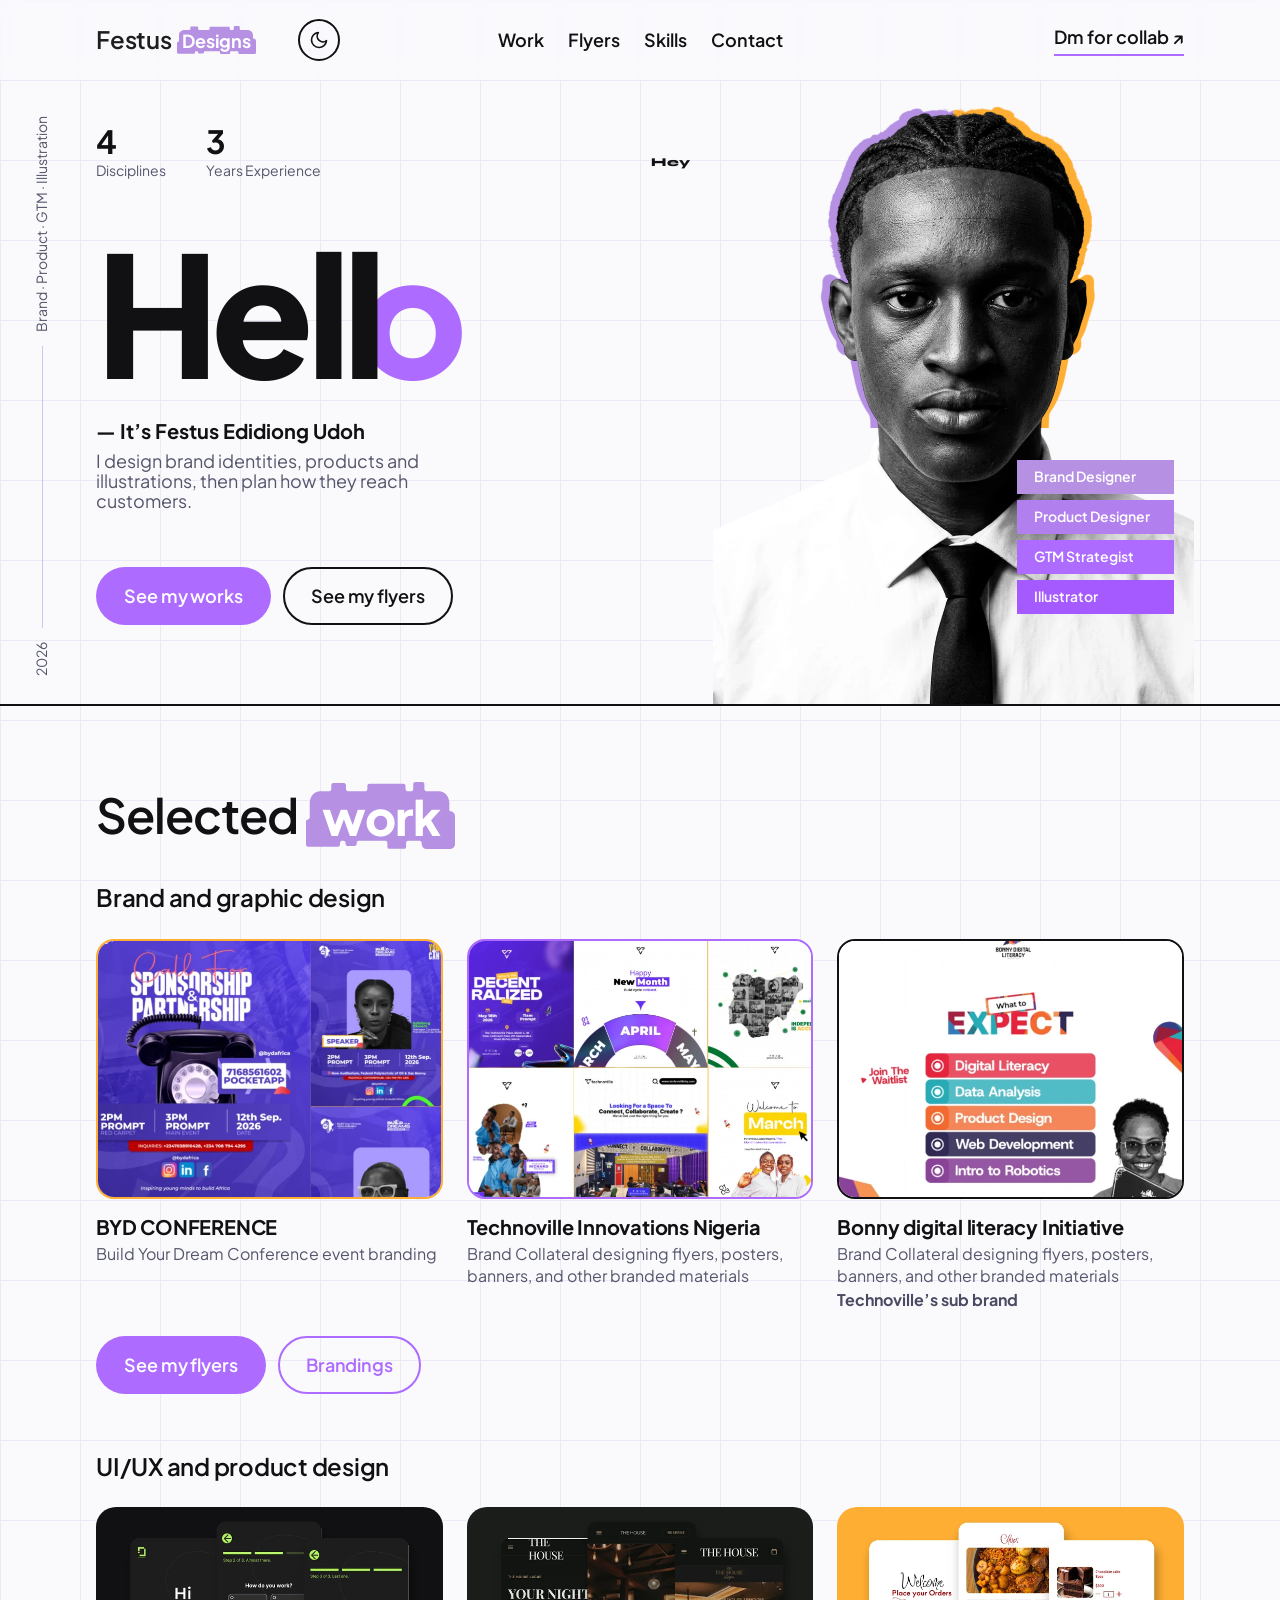
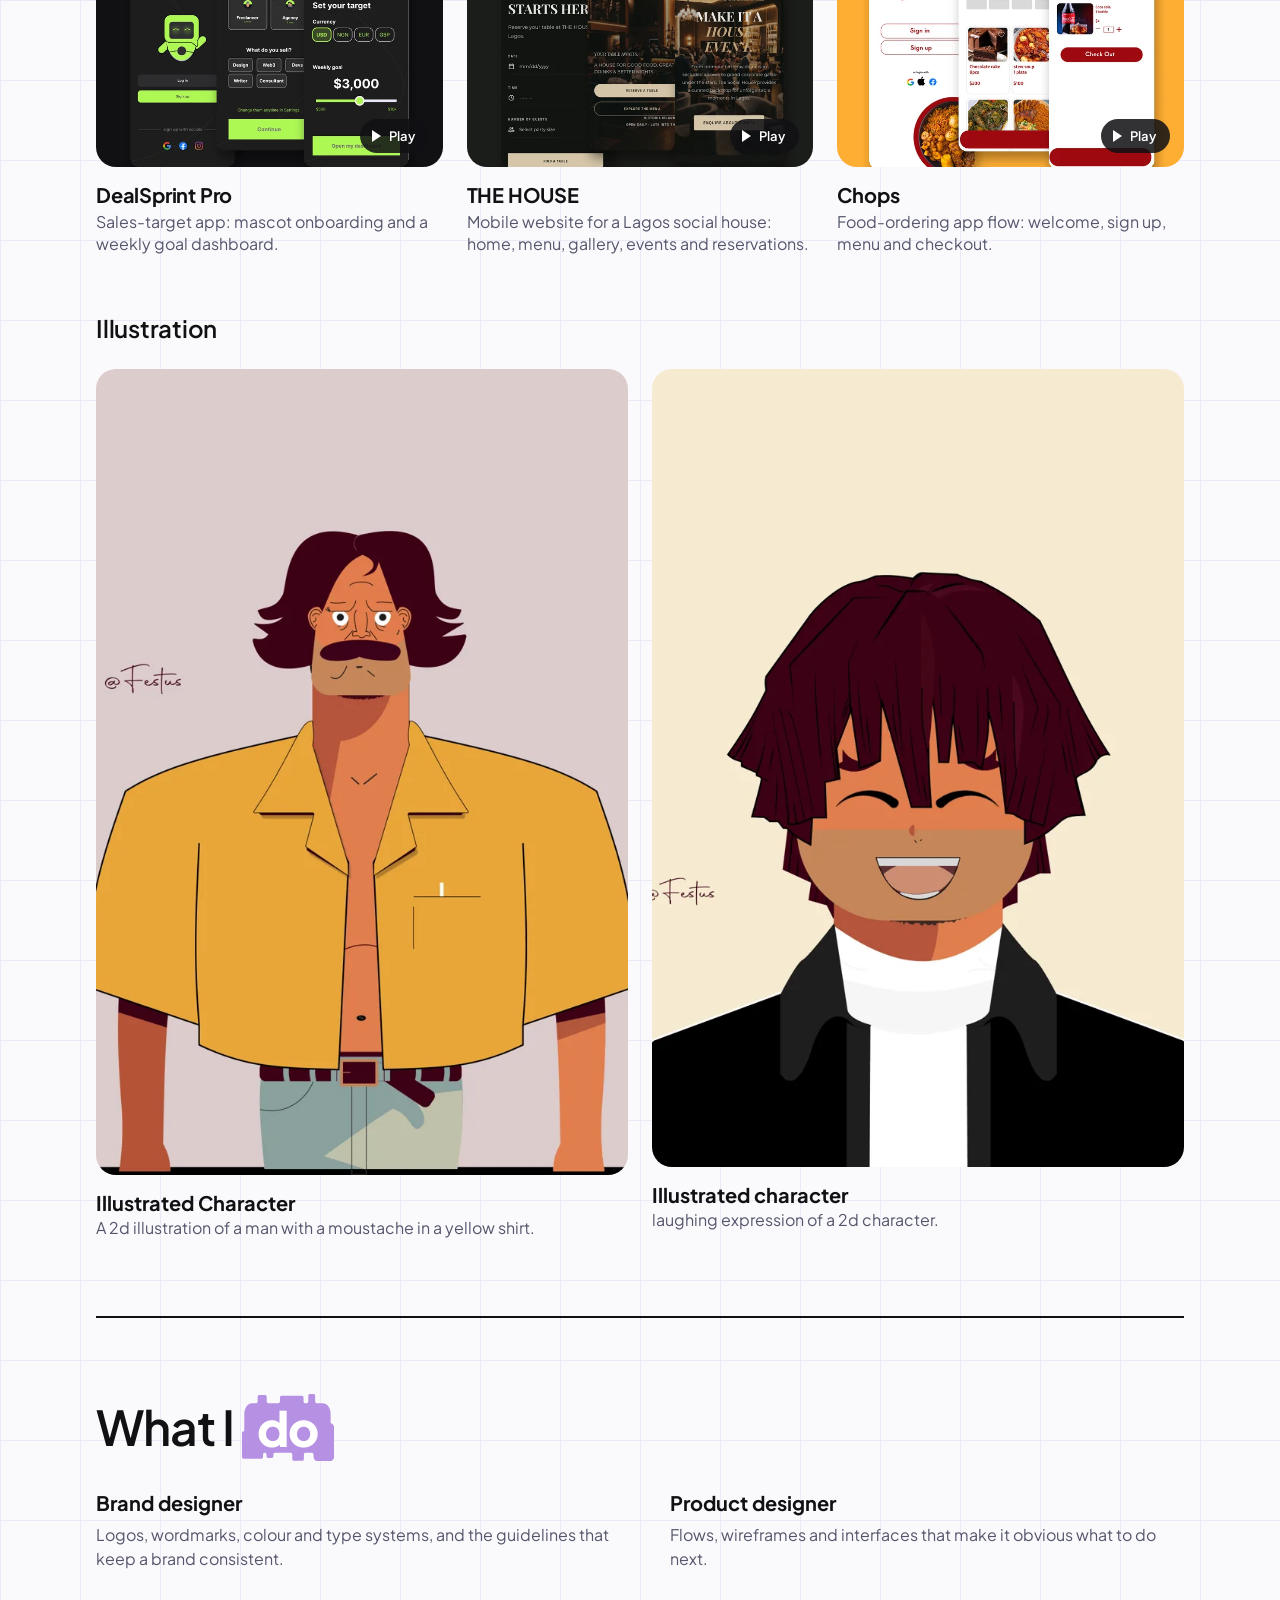
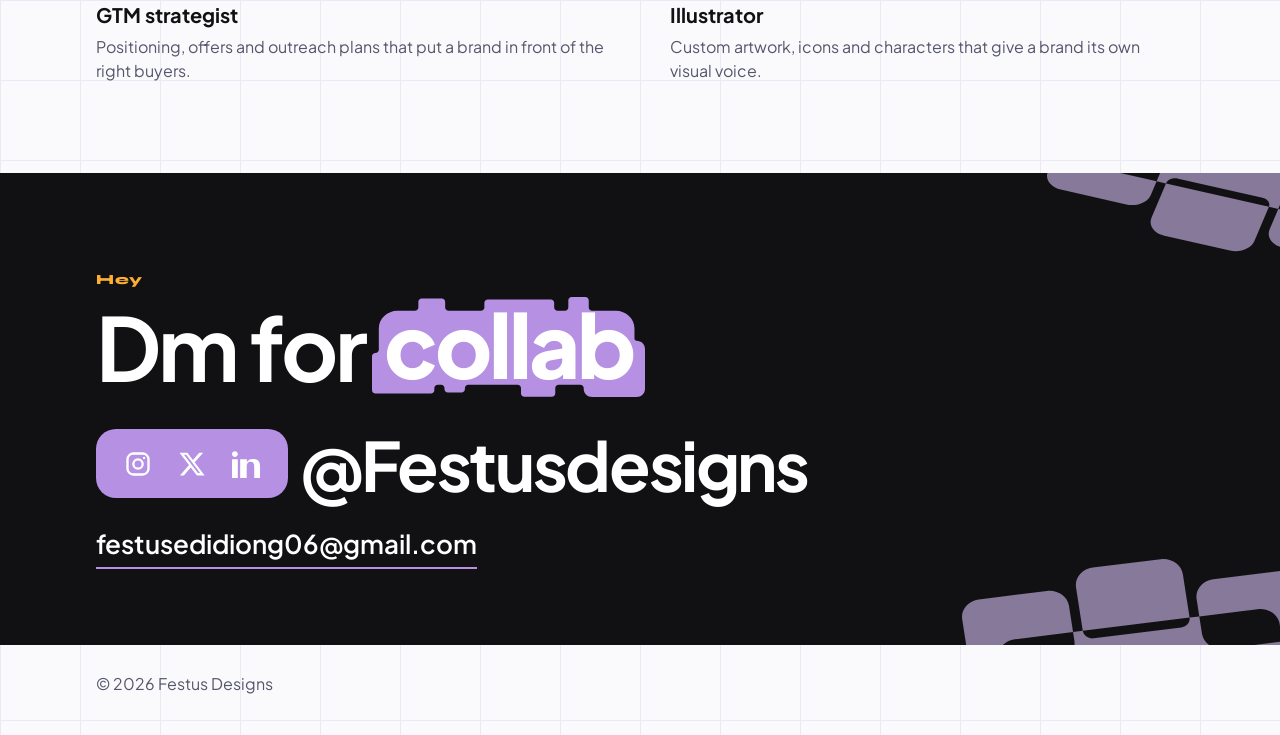
<file: index.html>
<!doctype html>
<html lang="en">
<head>
<meta charset="utf-8">
<meta name="viewport" content="width=device-width, initial-scale=1">
<title>Festus Designs | Brand designer, product designer, GTM strategist, illustrator</title>
<meta name="description" content="Portfolio of Festus Edidiong Udoh: brand identities, flyers, UI/UX and product design, and illustration.">
<meta property="og:title" content="Festus Designs | Brand designer, product designer, GTM strategist, illustrator">
<meta property="og:description" content="Portfolio of Festus Edidiong Udoh: brand identities, flyers, UI/UX and product design, and illustration.">
<meta property="og:type" content="website">
<meta property="og:image" content="assets/img/home/cover-byd.webp">
<meta name="theme-color" content="#fafafd">
<script>try{var t=localStorage.getItem("theme");if(t==="dark"||t==="light")document.documentElement.setAttribute("data-theme",t);}catch(e){}</script>
<link rel="icon" href="assets/img/favicon.svg" type="image/svg+xml">
<link rel="preconnect" href="https://fonts.googleapis.com">
<link rel="preconnect" href="https://fonts.gstatic.com" crossorigin>
<link href="https://fonts.googleapis.com/css2?family=Plus+Jakarta+Sans:wght@400;500;600;700;800&family=Syne:wght@800&display=swap" rel="stylesheet">
<link rel="stylesheet" href="assets/css/style.css">
</head>
<body class="intro">
<a class="sr-only" href="#work">Skip to work</a>
<header class="site-header"><div class="wrap"><a class="logo" href="index.html" aria-label="Festus Designs, home">Festus <span class="chip chip--logo">Designs</span></a>
<nav class="nav nav--hero" aria-label="Main"><a href="#work">Work</a><a href="flyers.html">Flyers</a><a href="#skills">Skills</a><a href="#contact">Contact</a></nav>
<button class="theme-btn" type="button" aria-label="Switch to dark mode"><svg class="moon" viewBox="0 0 24 24" fill="none" stroke="currentColor" stroke-width="2" stroke-linecap="round" stroke-linejoin="round" aria-hidden="true"><path d="M21 12.8A9 9 0 1 1 11.2 3a7 7 0 0 0 9.8 9.8z"/></svg><svg class="sun" viewBox="0 0 24 24" fill="none" stroke="currentColor" stroke-width="2" stroke-linecap="round" stroke-linejoin="round" aria-hidden="true"><circle cx="12" cy="12" r="4"/><path d="M12 2v2M12 20v2M4.9 4.9l1.4 1.4M17.7 17.7l1.4 1.4M2 12h2M20 12h2M4.9 19.1l1.4-1.4M17.7 6.3l1.4-1.4"/></svg></button>
<a class="cta-link" href="#contact">Dm for collab &#8599;</a><button class="menu-btn" aria-expanded="false" aria-label="Menu"><span></span><span></span><span></span></button></div></header>
<main>
<section class="hero" aria-labelledby="hello">
  <div class="wrap">
    <div class="hero__rail" aria-hidden="true"><span>Brand · Product · GTM · Illustration</span><i></i><span>2026</span></div>
    <div class="hero__copy">
      <div class="stats"><div class="stat"><strong>4</strong><span>Disciplines</span></div><div class="stat"><strong>3</strong><span>Years Experience</span></div></div>
      <h1 class="hello" id="hello" aria-label="Hello">Hell<span class="o" aria-hidden="true">o</span></h1>
      <p class="hero__name">&mdash; It&rsquo;s Festus Edidiong Udoh</p>
      <p class="hero__bio">I design brand identities, products and illustrations, then plan how they reach customers.</p>
      <div class="hero__actions"><a class="btn btn--primary" href="#work">See my works</a><a class="btn btn--ghost" href="flyers.html">See my flyers</a></div>
    </div>
    <span class="hey" aria-hidden="true">Hey</span>
    <div class="hero__portrait">
      <img class="outline outline--l" src="assets/img/home/portrait.webp" alt="" aria-hidden="true">
      <img class="outline outline--r" src="assets/img/home/portrait.webp" alt="" aria-hidden="true">
      <img class="main" src="assets/img/home/portrait.webp" width="928" height="1238" alt="Portrait of Festus Edidiong Udoh in a white shirt and black tie">
    </div>
    <ul class="tags"><li>Brand Designer</li><li>Product Designer</li><li>GTM Strategist</li><li>Illustrator</li></ul>
  </div>
</section>

<section class="section" id="work" aria-labelledby="work-title">
  <div class="wrap">
    <h2 class="section-title" id="work-title">Selected <span class="chip chip--work">work</span></h2>

    <h3 class="group-title">Brand and graphic design</h3>
    <div class="cards">
      <a class="card" href="byd.html" style="--c:#ffae34">
        <span class="card__media"><img src="assets/img/home/cover-byd.webp" width="674" height="500" alt="BYD Conference flyers: sponsorship call and speaker announcements" loading="lazy"></span>
        <span class="card__title">BYD CONFERENCE</span>
        <span class="card__desc">Build Your Dream Conference event branding</span>
      </a>
      <a class="card" href="technoville.html" style="--c:#ad6bff">
        <span class="card__media"><img src="assets/img/home/cover-technoville.webp" width="674" height="500" alt="Technoville Innovations Nigeria flyers and social posts" loading="lazy"></span>
        <span class="card__title">Technoville Innovations Nigeria</span>
        <span class="card__desc">Brand Collateral designing flyers, posters, banners, and other branded materials</span>
      </a>
      <a class="card" href="bdli.html" style="--c:#111114">
        <span class="card__media"><img src="assets/img/home/cover-bonny.webp" width="674" height="500" alt="Bonny Digital Literacy Initiative flyer: what to expect" loading="lazy"></span>
        <span class="card__title">Bonny digital literacy Initiative</span>
        <span class="card__desc">Brand Collateral designing flyers, posters, banners, and other branded materials<b>Technoville&rsquo;s sub brand</b></span>
      </a>
    </div>
    <div class="actions"><a class="btn btn--primary" href="flyers.html">See my flyers</a><a class="btn btn--outline" href="brandings.html">Brandings</a></div>

    <h3 class="group-title" style="margin-top:56px">UI/UX and product design</h3>
    <div class="cards" id="uiux-grid"><div class="card card--ui"><span class="card__media" style="background:#111114"><span class="shape shape--circle" style="--shape:#ffae34"></span></span><span class="card__title">Project name</span><span class="card__desc">Add a one-line description.</span></div><div class="card card--ui"><span class="card__media" style="background:#e8ddfa"><span class="shape shape--square" style="--shape:#ad6bff"></span></span><span class="card__title">Project name</span><span class="card__desc">Add a one-line description.</span></div><div class="card card--ui"><span class="card__media" style="background:#ffae34"><span class="shape shape--leaf" style="--shape:#111114"></span></span><span class="card__title">Project name</span><span class="card__desc">Add a one-line description.</span></div></div>

    <h3 class="group-title" style="margin-top:56px">Illustration</h3>
    <div class="illus">
      <figure><img src="assets/img/home/illus-1.webp" width="1064" height="806" alt="Illustration of a man with a moustache in a yellow shirt" loading="lazy"><figcaption><b>Illustrated Character</b><span>A 2d illustration of a man with a moustache in a yellow shirt.</span></figcaption></figure>
      <figure><img src="assets/img/home/illus-2.webp" width="1064" height="798" alt="Illustration of a laughing character in a black jacket" loading="lazy"><figcaption><b>Illustrated character</b><span>laughing expression of a 2d character.</span></figcaption></figure>
    </div>
  </div>
</section>

<section class="section" id="skills" aria-labelledby="skills-title">
  <div class="wrap">
    <hr class="rule" style="margin-top:0;margin-bottom:76px">
    <h2 class="section-title" id="skills-title">What I <span class="chip chip--do">do</span></h2>
    <div class="skills">
      <div><h3>Brand designer</h3><p>Logos, wordmarks, colour and type systems, and the guidelines that keep a brand consistent.</p></div>
      <div><h3>Product designer</h3><p>Flows, wireframes and interfaces that make it obvious what to do next.</p></div>
      <div><h3>GTM strategist</h3><p>Positioning, offers and outreach plans that put a brand in front of the right buyers.</p></div>
      <div><h3>Illustrator</h3><p>Custom artwork, icons and characters that give a brand its own visual voice.</p></div>
    </div>
  </div>
</section>
</main>

<section class="contact" id="contact" aria-labelledby="contact-title">
  <img class="deco deco--top" src="assets/img/home/deco-top.svg" alt="" aria-hidden="true">
  <img class="deco deco--bottom" src="assets/img/home/deco-bottom.svg" alt="" aria-hidden="true">
  <div class="wrap">
    <p class="eyebrow">Hey</p>
    <h2 id="contact-title">Dm for <span class="chip chip--collab">collab</span></h2>
    <div class="socials">
      <div class="socials__pill">
        <a href="https://instagram.com/Festusdesigns" aria-label="Instagram" target="_blank" rel="noopener"><svg viewBox="0 0 24 24" fill="none" stroke="currentColor" stroke-width="2" stroke-linecap="round" stroke-linejoin="round" aria-hidden="true"><rect x="3" y="3" width="18" height="18" rx="5"/><circle cx="12" cy="12" r="4"/><circle cx="17.2" cy="6.8" r="1" fill="currentColor" stroke="none"/></svg></a>
        <a href="https://x.com/Festusdesigns" aria-label="X" target="_blank" rel="noopener"><svg viewBox="0 0 24 24" fill="currentColor" aria-hidden="true"><path d="M18.244 2.25h3.308l-7.227 8.26 8.502 11.24H16.17l-5.214-6.817L4.99 21.75H1.68l7.73-8.835L1.254 2.25H8.08l4.713 6.231zm-1.161 17.52h1.833L7.084 4.126H5.117z"/></svg></a>
        <a href="https://www.linkedin.com/in/festus-designs-256b08385" aria-label="LinkedIn" target="_blank" rel="noopener"><svg viewBox="0 0 24 24" fill="currentColor" aria-hidden="true"><path d="M4.98 3.5c0 1.381-1.11 2.5-2.48 2.5S0 4.881 0 3.5 1.11 1 2.5 1s2.48 1.119 2.48 2.5zM.02 8h4.96v16H.02V8zm7.982 0h4.76v2.337h.068c.663-1.254 2.28-2.58 4.694-2.58C22.498 7.757 24 10.025 24 13.915V24h-4.96v-9c0-2.14-.04-4.89-3-4.89-3 0-3.46 2.34-3.46 4.75V24H7V8z"/></svg></a>
      </div>
      <span class="socials__handle">@Festusdesigns</span>
    </div>
    <a class="contact-email" href="mailto:festusedidiong06@gmail.com">festusedidiong06@gmail.com</a>
  </div>
</section>
<footer class="site-footer"><div class="wrap">&copy; 2026 Festus Designs</div></footer>
<script src="assets/js/projects.js"></script>
<script src="assets/js/main.js"></script>
</body>
</html>
</file>
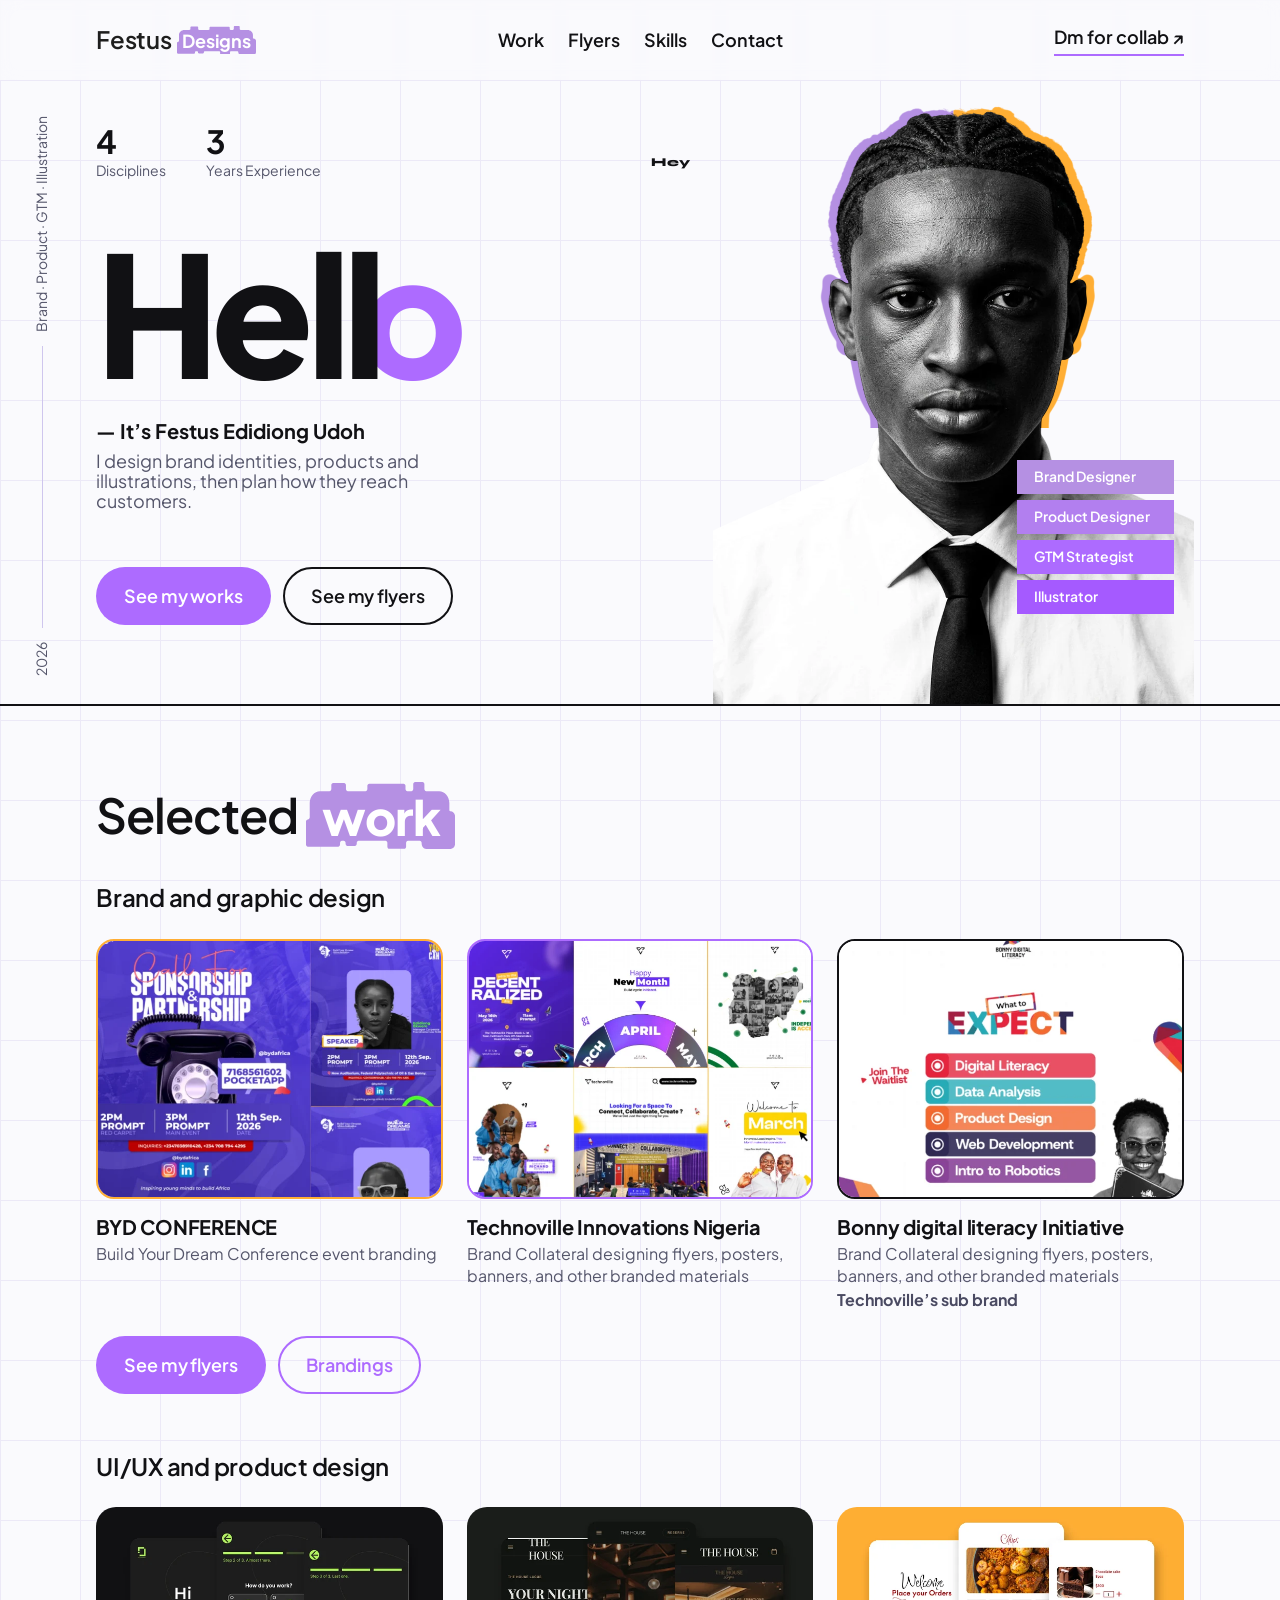
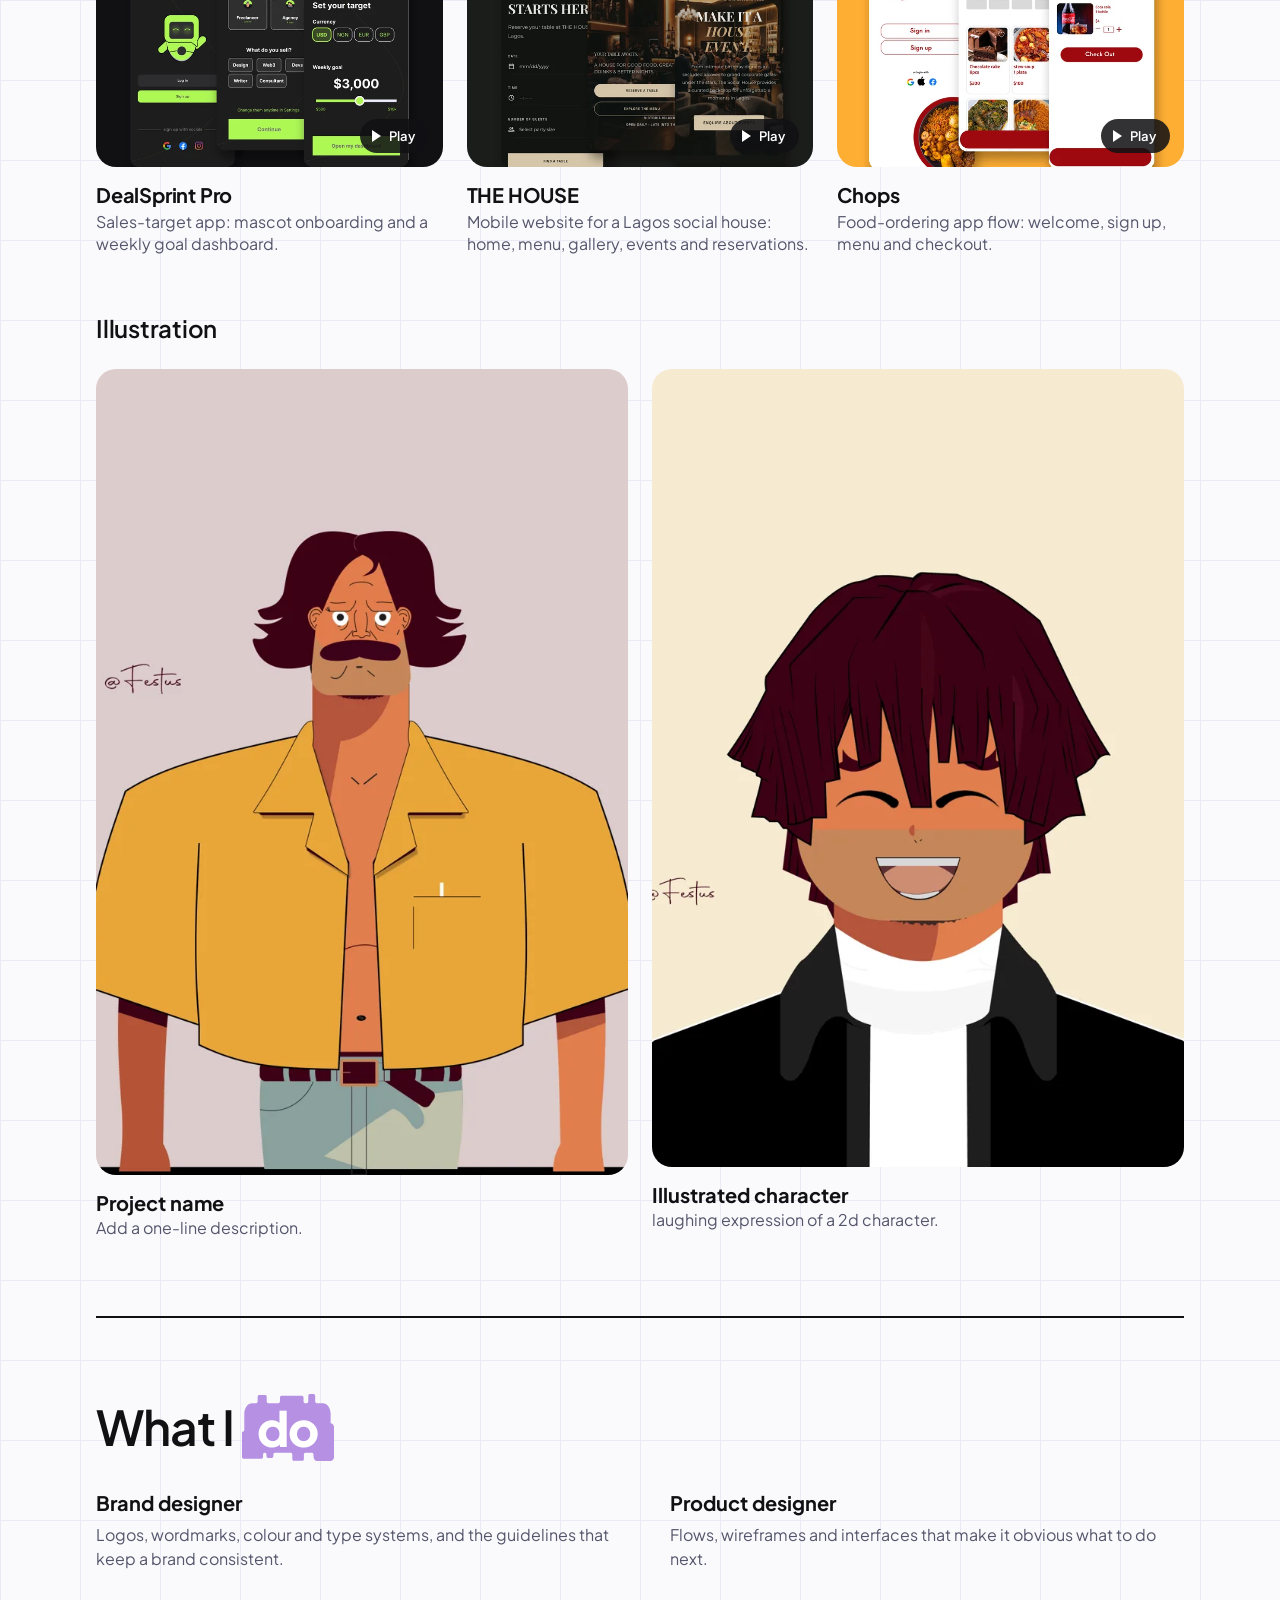
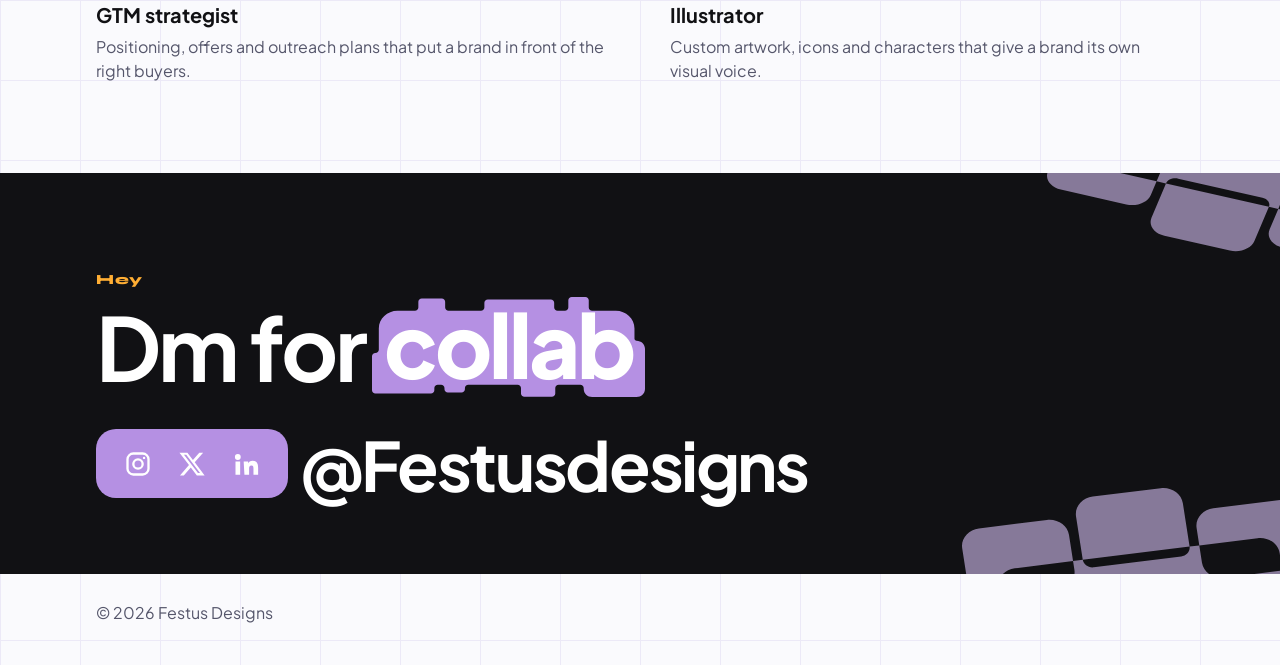
<file: festus-designs-portfolio/index.html>
<!doctype html>
<html lang="en">
<head>
<meta charset="utf-8">
<meta name="viewport" content="width=device-width, initial-scale=1">
<title>Festus Designs | Brand designer, product designer, GTM strategist, illustrator</title>
<meta name="description" content="Portfolio of Festus Edidiong Udoh: brand identities, flyers, UI/UX and product design, and illustration.">
<meta property="og:title" content="Festus Designs | Brand designer, product designer, GTM strategist, illustrator">
<meta property="og:description" content="Portfolio of Festus Edidiong Udoh: brand identities, flyers, UI/UX and product design, and illustration.">
<meta property="og:type" content="website">
<meta property="og:image" content="assets/img/home/cover-byd.webp">
<meta name="theme-color" content="#fafafd">
<link rel="icon" href="assets/img/favicon.svg" type="image/svg+xml">
<link rel="preconnect" href="https://fonts.googleapis.com">
<link rel="preconnect" href="https://fonts.gstatic.com" crossorigin>
<link href="https://fonts.googleapis.com/css2?family=Plus+Jakarta+Sans:wght@400;500;600;700;800&family=Syne:wght@800&display=swap" rel="stylesheet">
<link rel="stylesheet" href="assets/css/style.css">
</head>
<body class="intro">
<a class="sr-only" href="#work">Skip to work</a>
<header class="site-header"><div class="wrap"><a class="logo" href="index.html" aria-label="Festus Designs, home">Festus <span class="chip chip--logo">Designs</span></a>
<nav class="nav nav--hero" aria-label="Main"><a href="#work">Work</a><a href="flyers.html">Flyers</a><a href="#skills">Skills</a><a href="#contact">Contact</a></nav>
<a class="cta-link" href="#contact">Dm for collab &#8599;</a><button class="menu-btn" aria-expanded="false" aria-label="Menu"><span></span><span></span><span></span></button></div></header>
<main>
<section class="hero" aria-labelledby="hello">
  <div class="wrap">
    <div class="hero__rail" aria-hidden="true"><span>Brand · Product · GTM · Illustration</span><i></i><span>2026</span></div>
    <div class="hero__copy">
      <div class="stats"><div class="stat"><strong>4</strong><span>Disciplines</span></div><div class="stat"><strong>3</strong><span>Years Experience</span></div></div>
      <h1 class="hello" id="hello" aria-label="Hello">Hell<span class="o" aria-hidden="true">o</span></h1>
      <p class="hero__name">&mdash; It&rsquo;s Festus Edidiong Udoh</p>
      <p class="hero__bio">I design brand identities, products and illustrations, then plan how they reach customers.</p>
      <div class="hero__actions"><a class="btn btn--primary" href="#work">See my works</a><a class="btn btn--ghost" href="flyers.html">See my flyers</a></div>
    </div>
    <span class="hey" aria-hidden="true">Hey</span>
    <div class="hero__portrait">
      <img class="outline outline--l" src="assets/img/home/portrait.webp" alt="" aria-hidden="true">
      <img class="outline outline--r" src="assets/img/home/portrait.webp" alt="" aria-hidden="true">
      <img class="main" src="assets/img/home/portrait.webp" width="928" height="1238" alt="Portrait of Festus Edidiong Udoh in a white shirt and black tie">
    </div>
    <ul class="tags"><li>Brand Designer</li><li>Product Designer</li><li>GTM Strategist</li><li>Illustrator</li></ul>
  </div>
</section>

<section class="section" id="work" aria-labelledby="work-title">
  <div class="wrap">
    <h2 class="section-title" id="work-title">Selected <span class="chip chip--work">work</span></h2>

    <h3 class="group-title">Brand and graphic design</h3>
    <div class="cards">
      <a class="card" href="byd.html" style="--c:#ffae34">
        <span class="card__media"><img src="assets/img/home/cover-byd.webp" width="674" height="500" alt="BYD Conference flyers: sponsorship call and speaker announcements" loading="lazy"></span>
        <span class="card__title">BYD CONFERENCE</span>
        <span class="card__desc">Build Your Dream Conference event branding</span>
      </a>
      <a class="card" href="technoville.html" style="--c:#ad6bff">
        <span class="card__media"><img src="assets/img/home/cover-technoville.webp" width="674" height="500" alt="Technoville Innovations Nigeria flyers and social posts" loading="lazy"></span>
        <span class="card__title">Technoville Innovations Nigeria</span>
        <span class="card__desc">Brand Collateral designing flyers, posters, banners, and other branded materials</span>
      </a>
      <a class="card" href="bdli.html" style="--c:#111114">
        <span class="card__media"><img src="assets/img/home/cover-bonny.webp" width="674" height="500" alt="Bonny Digital Literacy Initiative flyer: what to expect" loading="lazy"></span>
        <span class="card__title">Bonny digital literacy Initiative</span>
        <span class="card__desc">Brand Collateral designing flyers, posters, banners, and other branded materials<b>Technoville&rsquo;s sub brand</b></span>
      </a>
    </div>
    <div class="actions"><a class="btn btn--primary" href="flyers.html">See my flyers</a><a class="btn btn--outline" href="brandings.html">Brandings</a></div>

    <h3 class="group-title" style="margin-top:56px">UI/UX and product design</h3>
    <div class="cards" id="uiux-grid"><div class="card card--ui"><span class="card__media" style="background:#111114"><span class="shape shape--circle" style="--shape:#ffae34"></span></span><span class="card__title">Project name</span><span class="card__desc">Add a one-line description.</span></div><div class="card card--ui"><span class="card__media" style="background:#e8ddfa"><span class="shape shape--square" style="--shape:#ad6bff"></span></span><span class="card__title">Project name</span><span class="card__desc">Add a one-line description.</span></div><div class="card card--ui"><span class="card__media" style="background:#ffae34"><span class="shape shape--leaf" style="--shape:#111114"></span></span><span class="card__title">Project name</span><span class="card__desc">Add a one-line description.</span></div></div>

    <h3 class="group-title" style="margin-top:56px">Illustration</h3>
    <div class="illus">
      <figure><img src="assets/img/home/illus-1.webp" width="1064" height="806" alt="Illustration of a man with a moustache in a yellow shirt" loading="lazy"><figcaption><b>Project name</b><span>Add a one-line description.</span></figcaption></figure>
      <figure><img src="assets/img/home/illus-2.webp" width="1064" height="798" alt="Illustration of a laughing character in a black jacket" loading="lazy"><figcaption><b>Illustrated character</b><span>laughing expression of a 2d character.</span></figcaption></figure>
    </div>
  </div>
</section>

<section class="section" id="skills" aria-labelledby="skills-title">
  <div class="wrap">
    <hr class="rule" style="margin-top:0;margin-bottom:76px">
    <h2 class="section-title" id="skills-title">What I <span class="chip chip--do">do</span></h2>
    <div class="skills">
      <div><h3>Brand designer</h3><p>Logos, wordmarks, colour and type systems, and the guidelines that keep a brand consistent.</p></div>
      <div><h3>Product designer</h3><p>Flows, wireframes and interfaces that make it obvious what to do next.</p></div>
      <div><h3>GTM strategist</h3><p>Positioning, offers and outreach plans that put a brand in front of the right buyers.</p></div>
      <div><h3>Illustrator</h3><p>Custom artwork, icons and characters that give a brand its own visual voice.</p></div>
    </div>
  </div>
</section>
</main>

<section class="contact" id="contact" aria-labelledby="contact-title">
  <img class="deco deco--top" src="assets/img/home/deco-top.svg" alt="" aria-hidden="true">
  <img class="deco deco--bottom" src="assets/img/home/deco-bottom.svg" alt="" aria-hidden="true">
  <div class="wrap">
    <p class="eyebrow">Hey</p>
    <h2 id="contact-title">Dm for <span class="chip chip--collab">collab</span></h2>
    <div class="socials">
      <div class="socials__pill">
        <a href="https://instagram.com/Festusdesigns" aria-label="Instagram" target="_blank" rel="noopener"><svg viewBox="0 0 24 24" fill="none" stroke="currentColor" stroke-width="2" stroke-linecap="round" stroke-linejoin="round" aria-hidden="true"><rect x="3" y="3" width="18" height="18" rx="5"/><circle cx="12" cy="12" r="4"/><circle cx="17.2" cy="6.8" r="1" fill="currentColor" stroke="none"/></svg></a>
        <a href="https://x.com/Festusdesigns" aria-label="X" target="_blank" rel="noopener"><svg viewBox="0 0 24 24" fill="currentColor" aria-hidden="true"><path d="M18.244 2.25h3.308l-7.227 8.26 8.502 11.24H16.17l-5.214-6.817L4.99 21.75H1.68l7.73-8.835L1.254 2.25H8.08l4.713 6.231zm-1.161 17.52h1.833L7.084 4.126H5.117z"/></svg></a>
        <a href="https://linkedin.com/in/Festusdesigns" aria-label="LinkedIn" target="_blank" rel="noopener"><svg viewBox="0 0 24 24" fill="currentColor" aria-hidden="true"><path d="M4.98 3.5a2.5 2.5 0 1 1 0 5 2.5 2.5 0 0 1 0-5zM3 9.75h4v11.5H3zM10 9.75h3.8v1.6h.06c.53-1 1.83-2.05 3.77-2.05 4.03 0 4.77 2.65 4.77 6.1v5.9h-4v-5.23c0-1.25-.02-2.85-1.74-2.85-1.74 0-2 1.36-2 2.76v5.32h-4z"/></svg></a>
      </div>
      <span class="socials__handle">@Festusdesigns</span>
    </div>
  </div>
</section>
<footer class="site-footer"><div class="wrap">&copy; 2026 Festus Designs</div></footer>
<script src="assets/js/projects.js"></script>
<script src="assets/js/main.js"></script>
</body>
</html>
</file>
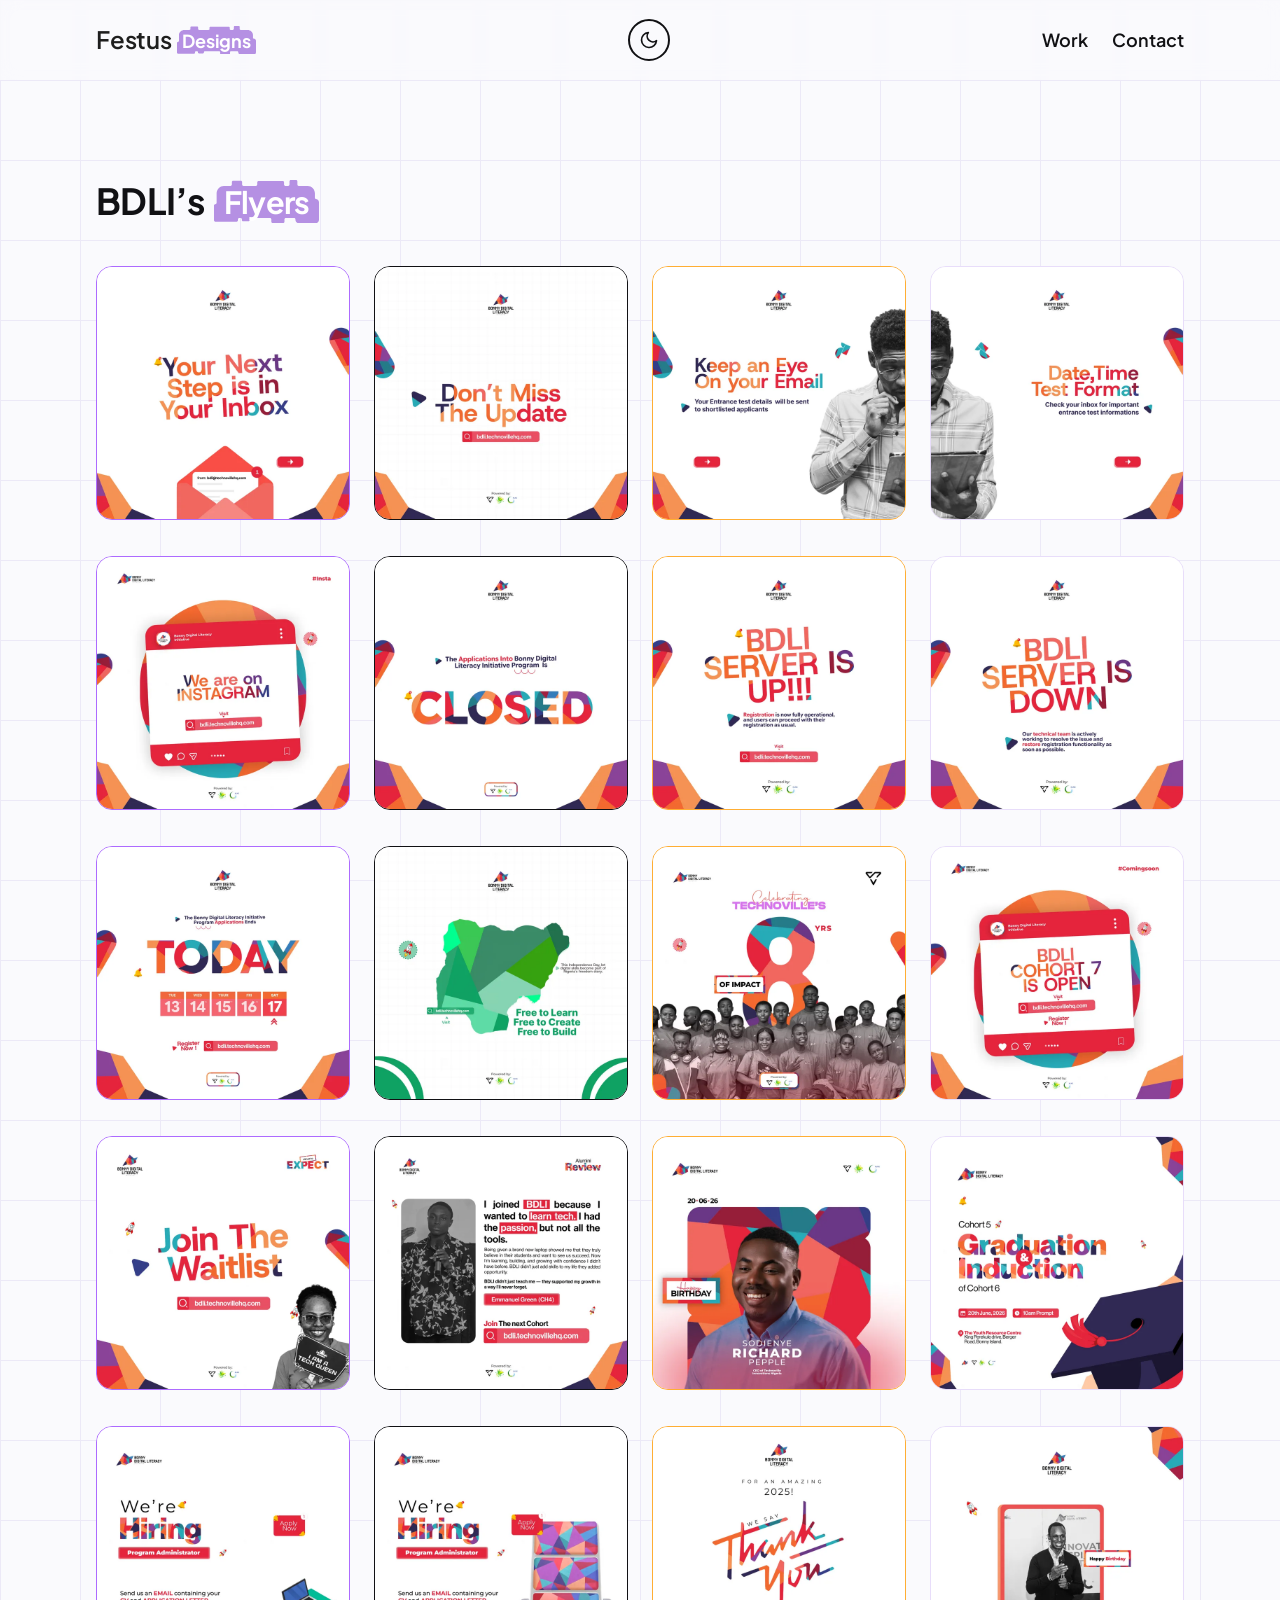
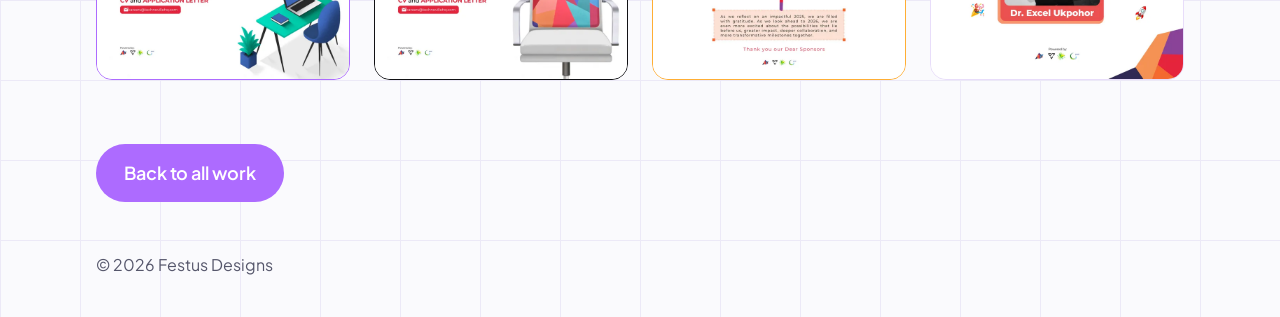
<file: bdli.html>
<!doctype html>
<html lang="en">
<head>
<meta charset="utf-8">
<meta name="viewport" content="width=device-width, initial-scale=1">
<title>BDLI flyers | Festus Designs</title>
<meta name="description" content="BDLI flyers by Festus Designs.">
<meta property="og:title" content="BDLI flyers | Festus Designs">
<meta property="og:description" content="BDLI flyers by Festus Designs.">
<meta property="og:type" content="website">
<meta property="og:image" content="assets/img/home/cover-byd.webp">
<meta name="theme-color" content="#fafafd">
<script>try{var t=localStorage.getItem("theme");if(t==="dark"||t==="light")document.documentElement.setAttribute("data-theme",t);}catch(e){}</script>
<link rel="icon" href="assets/img/favicon.svg" type="image/svg+xml">
<link rel="preconnect" href="https://fonts.googleapis.com">
<link rel="preconnect" href="https://fonts.gstatic.com" crossorigin>
<link href="https://fonts.googleapis.com/css2?family=Plus+Jakarta+Sans:wght@400;500;600;700;800&family=Syne:wght@800&display=swap" rel="stylesheet">
<link rel="stylesheet" href="assets/css/style.css">
</head>
<body>
<header class="site-header"><div class="wrap"><a class="logo" href="index.html" aria-label="Festus Designs, home">Festus <span class="chip chip--logo">Designs</span></a>
<button class="theme-btn" type="button" aria-label="Switch to dark mode"><svg class="moon" viewBox="0 0 24 24" fill="none" stroke="currentColor" stroke-width="2" stroke-linecap="round" stroke-linejoin="round" aria-hidden="true"><path d="M21 12.8A9 9 0 1 1 11.2 3a7 7 0 0 0 9.8 9.8z"/></svg><svg class="sun" viewBox="0 0 24 24" fill="none" stroke="currentColor" stroke-width="2" stroke-linecap="round" stroke-linejoin="round" aria-hidden="true"><circle cx="12" cy="12" r="4"/><path d="M12 2v2M12 20v2M4.9 4.9l1.4 1.4M17.7 17.7l1.4 1.4M2 12h2M20 12h2M4.9 19.1l1.4-1.4M17.7 6.3l1.4-1.4"/></svg></button>
<nav class="nav" aria-label="Main"><a href="index.html#work">Work</a><a href="index.html#contact">Contact</a></nav><button class="menu-btn" aria-expanded="false" aria-label="Menu"><span></span><span></span><span></span></button></div></header>
<main>
<section class="page-head"><div class="wrap"><h1>BDLI&rsquo;s <span class="chip chip--logo">Flyers</span></h1></div></section>
<section><div class="wrap"><div class="gallery">
<a class="tile" href="assets/img/bdli/01.webp" data-lightbox><span class="tile__img"><img src="assets/img/bdli/01-thumb.webp" width="720" height="720" alt="Bonny Digital Literacy Initiative flyer 1" loading="lazy"></span></a>
<a class="tile" href="assets/img/bdli/02.webp" data-lightbox><span class="tile__img"><img src="assets/img/bdli/02-thumb.webp" width="720" height="720" alt="Bonny Digital Literacy Initiative flyer 2" loading="lazy"></span></a>
<a class="tile" href="assets/img/bdli/03.webp" data-lightbox><span class="tile__img"><img src="assets/img/bdli/03-thumb.webp" width="720" height="720" alt="Bonny Digital Literacy Initiative flyer 3" loading="lazy"></span></a>
<a class="tile" href="assets/img/bdli/04.webp" data-lightbox><span class="tile__img"><img src="assets/img/bdli/04-thumb.webp" width="720" height="720" alt="Bonny Digital Literacy Initiative flyer 4" loading="lazy"></span></a>
<a class="tile" href="assets/img/bdli/05.webp" data-lightbox><span class="tile__img"><img src="assets/img/bdli/05-thumb.webp" width="720" height="720" alt="Bonny Digital Literacy Initiative flyer 5" loading="lazy"></span></a>
<a class="tile" href="assets/img/bdli/06.webp" data-lightbox><span class="tile__img"><img src="assets/img/bdli/06-thumb.webp" width="720" height="720" alt="Bonny Digital Literacy Initiative flyer 6" loading="lazy"></span></a>
<a class="tile" href="assets/img/bdli/07.webp" data-lightbox><span class="tile__img"><img src="assets/img/bdli/07-thumb.webp" width="720" height="720" alt="Bonny Digital Literacy Initiative flyer 7" loading="lazy"></span></a>
<a class="tile" href="assets/img/bdli/08.webp" data-lightbox><span class="tile__img"><img src="assets/img/bdli/08-thumb.webp" width="720" height="720" alt="Bonny Digital Literacy Initiative flyer 8" loading="lazy"></span></a>
<a class="tile" href="assets/img/bdli/09.webp" data-lightbox><span class="tile__img"><img src="assets/img/bdli/09-thumb.webp" width="720" height="720" alt="Bonny Digital Literacy Initiative flyer 9" loading="lazy"></span></a>
<a class="tile" href="assets/img/bdli/10.webp" data-lightbox><span class="tile__img"><img src="assets/img/bdli/10-thumb.webp" width="720" height="720" alt="Bonny Digital Literacy Initiative flyer 10" loading="lazy"></span></a>
<a class="tile" href="assets/img/bdli/11.webp" data-lightbox><span class="tile__img"><img src="assets/img/bdli/11-thumb.webp" width="720" height="720" alt="Bonny Digital Literacy Initiative flyer 11" loading="lazy"></span></a>
<a class="tile" href="assets/img/bdli/12.webp" data-lightbox><span class="tile__img"><img src="assets/img/bdli/12-thumb.webp" width="720" height="720" alt="Bonny Digital Literacy Initiative flyer 12" loading="lazy"></span></a>
<a class="tile" href="assets/img/bdli/13.webp" data-lightbox><span class="tile__img"><img src="assets/img/bdli/13-thumb.webp" width="720" height="720" alt="Bonny Digital Literacy Initiative flyer 13" loading="lazy"></span></a>
<a class="tile" href="assets/img/bdli/14.webp" data-lightbox><span class="tile__img"><img src="assets/img/bdli/14-thumb.webp" width="720" height="720" alt="Bonny Digital Literacy Initiative flyer 14" loading="lazy"></span></a>
<a class="tile" href="assets/img/bdli/15.webp" data-lightbox><span class="tile__img"><img src="assets/img/bdli/15-thumb.webp" width="720" height="720" alt="Bonny Digital Literacy Initiative flyer 15" loading="lazy"></span></a>
<a class="tile" href="assets/img/bdli/16.webp" data-lightbox><span class="tile__img"><img src="assets/img/bdli/16-thumb.webp" width="720" height="720" alt="Bonny Digital Literacy Initiative flyer 16" loading="lazy"></span></a>
<a class="tile" href="assets/img/bdli/17.webp" data-lightbox><span class="tile__img"><img src="assets/img/bdli/17-thumb.webp" width="720" height="720" alt="Bonny Digital Literacy Initiative flyer 17" loading="lazy"></span></a>
<a class="tile" href="assets/img/bdli/18.webp" data-lightbox><span class="tile__img"><img src="assets/img/bdli/18-thumb.webp" width="720" height="720" alt="Bonny Digital Literacy Initiative flyer 18" loading="lazy"></span></a>
<a class="tile" href="assets/img/bdli/19.webp" data-lightbox><span class="tile__img"><img src="assets/img/bdli/19-thumb.webp" width="720" height="720" alt="Bonny Digital Literacy Initiative flyer 19" loading="lazy"></span></a>
<a class="tile" href="assets/img/bdli/20.webp" data-lightbox><span class="tile__img"><img src="assets/img/bdli/20-thumb.webp" width="720" height="720" alt="Bonny Digital Literacy Initiative flyer 20" loading="lazy"></span></a>
</div></div></section>
<div class="page-foot"><div class="wrap"><a class="btn btn--primary" href="index.html#work">Back to all work</a></div></div>
</main>
<footer class="site-footer"><div class="wrap">&copy; 2026 Festus Designs</div></footer>
<script src="assets/js/main.js"></script>
</body>
</html>
</file>
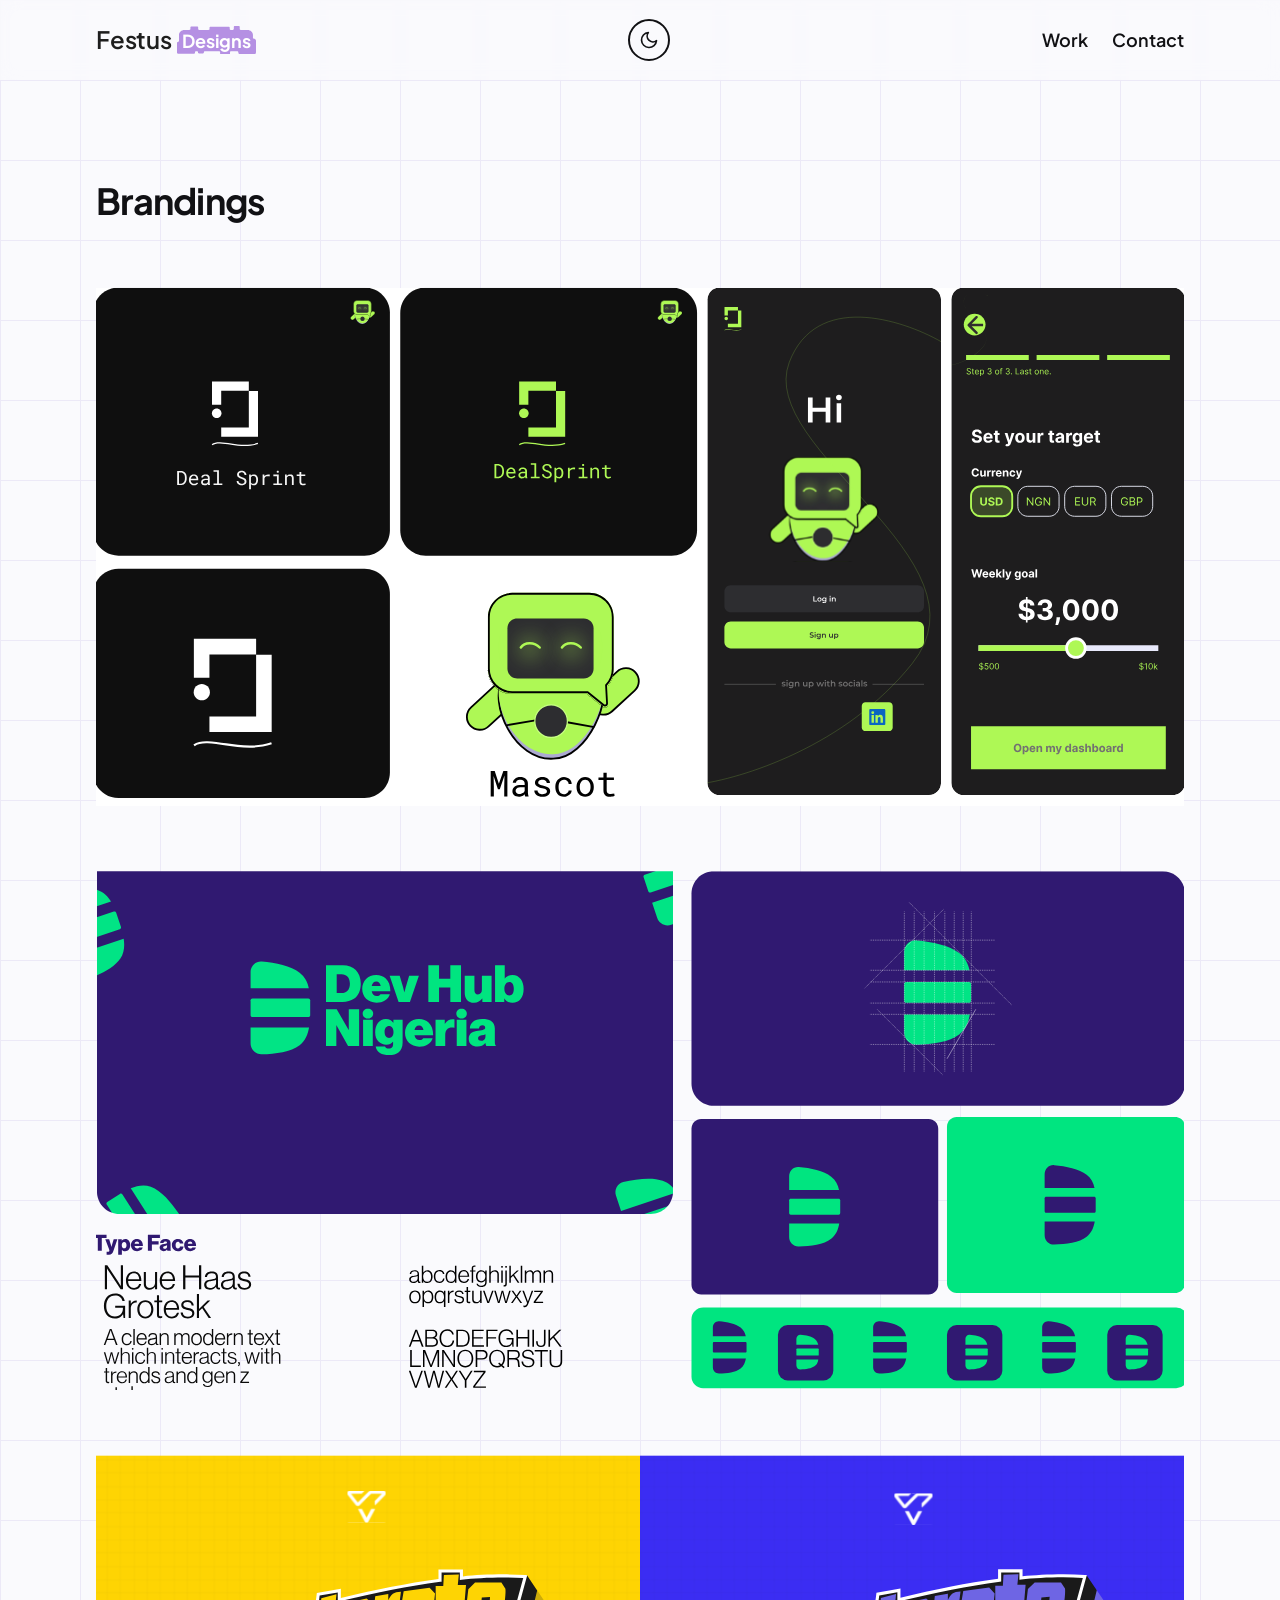
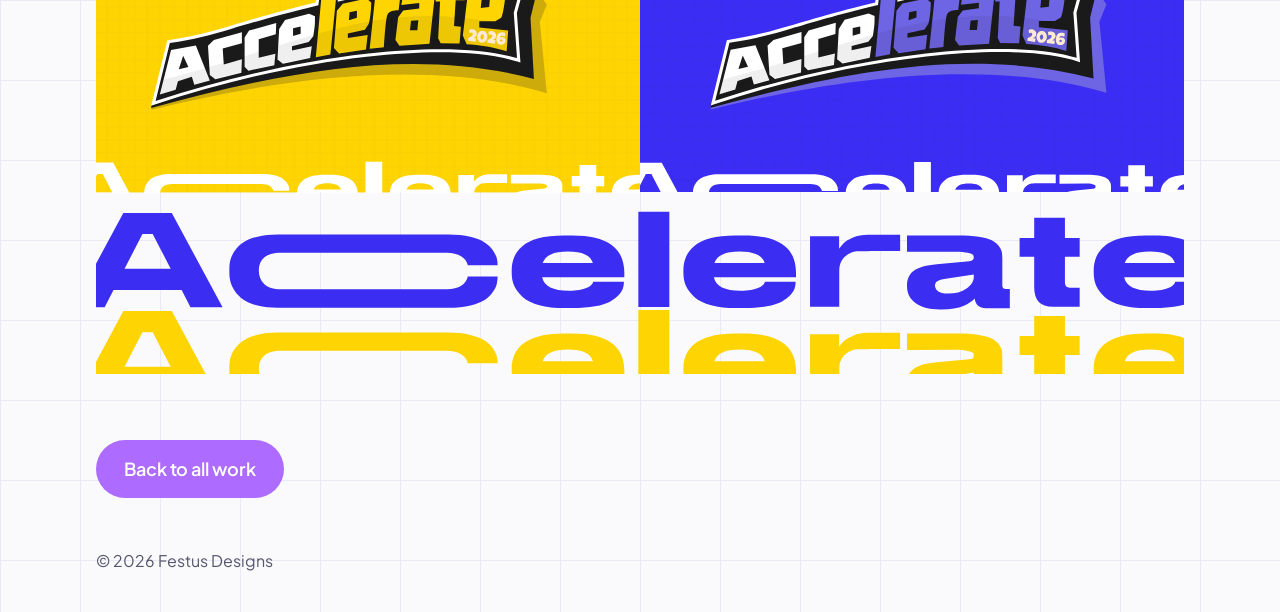
<file: brandings.html>
<!doctype html>
<html lang="en">
<head>
<meta charset="utf-8">
<meta name="viewport" content="width=device-width, initial-scale=1">
<title>Brandings | Festus Designs</title>
<meta name="description" content="Brand identity work by Festus Designs: DealSprint, Dev Hub Nigeria and Accelerate 2026.">
<meta property="og:title" content="Brandings | Festus Designs">
<meta property="og:description" content="Brand identity work by Festus Designs: DealSprint, Dev Hub Nigeria and Accelerate 2026.">
<meta property="og:type" content="website">
<meta property="og:image" content="assets/img/home/cover-byd.webp">
<meta name="theme-color" content="#fafafd">
<script>try{var t=localStorage.getItem("theme");if(t==="dark"||t==="light")document.documentElement.setAttribute("data-theme",t);}catch(e){}</script>
<link rel="icon" href="assets/img/favicon.svg" type="image/svg+xml">
<link rel="preconnect" href="https://fonts.googleapis.com">
<link rel="preconnect" href="https://fonts.gstatic.com" crossorigin>
<link href="https://fonts.googleapis.com/css2?family=Plus+Jakarta+Sans:wght@400;500;600;700;800&family=Syne:wght@800&display=swap" rel="stylesheet">
<link rel="stylesheet" href="assets/css/style.css">
</head>
<body>
<header class="site-header"><div class="wrap"><a class="logo" href="index.html" aria-label="Festus Designs, home">Festus <span class="chip chip--logo">Designs</span></a>
<button class="theme-btn" type="button" aria-label="Switch to dark mode"><svg class="moon" viewBox="0 0 24 24" fill="none" stroke="currentColor" stroke-width="2" stroke-linecap="round" stroke-linejoin="round" aria-hidden="true"><path d="M21 12.8A9 9 0 1 1 11.2 3a7 7 0 0 0 9.8 9.8z"/></svg><svg class="sun" viewBox="0 0 24 24" fill="none" stroke="currentColor" stroke-width="2" stroke-linecap="round" stroke-linejoin="round" aria-hidden="true"><circle cx="12" cy="12" r="4"/><path d="M12 2v2M12 20v2M4.9 4.9l1.4 1.4M17.7 17.7l1.4 1.4M2 12h2M20 12h2M4.9 19.1l1.4-1.4M17.7 6.3l1.4-1.4"/></svg></button>
<nav class="nav" aria-label="Main"><a href="index.html#work">Work</a><a href="index.html#contact">Contact</a></nav><button class="menu-btn" aria-expanded="false" aria-label="Menu"><span></span><span></span><span></span></button></div></header>
<main>
<section class="page-head"><div class="wrap"><h1>Brandings</h1></div></section>
<section><div class="wrap"><img class="brand-art" src="assets/img/brandings/brandings-art.svg" width="1120" height="1760" alt="Brand identity work: DealSprint logo and app screens, Dev Hub Nigeria identity, and Accelerate 2026 wordmark"></div></section>
<div class="page-foot"><div class="wrap"><a class="btn btn--primary" href="index.html#work">Back to all work</a></div></div>
</main>
<footer class="site-footer"><div class="wrap">&copy; 2026 Festus Designs</div></footer>
<script src="assets/js/main.js"></script>
</body>
</html>
</file>
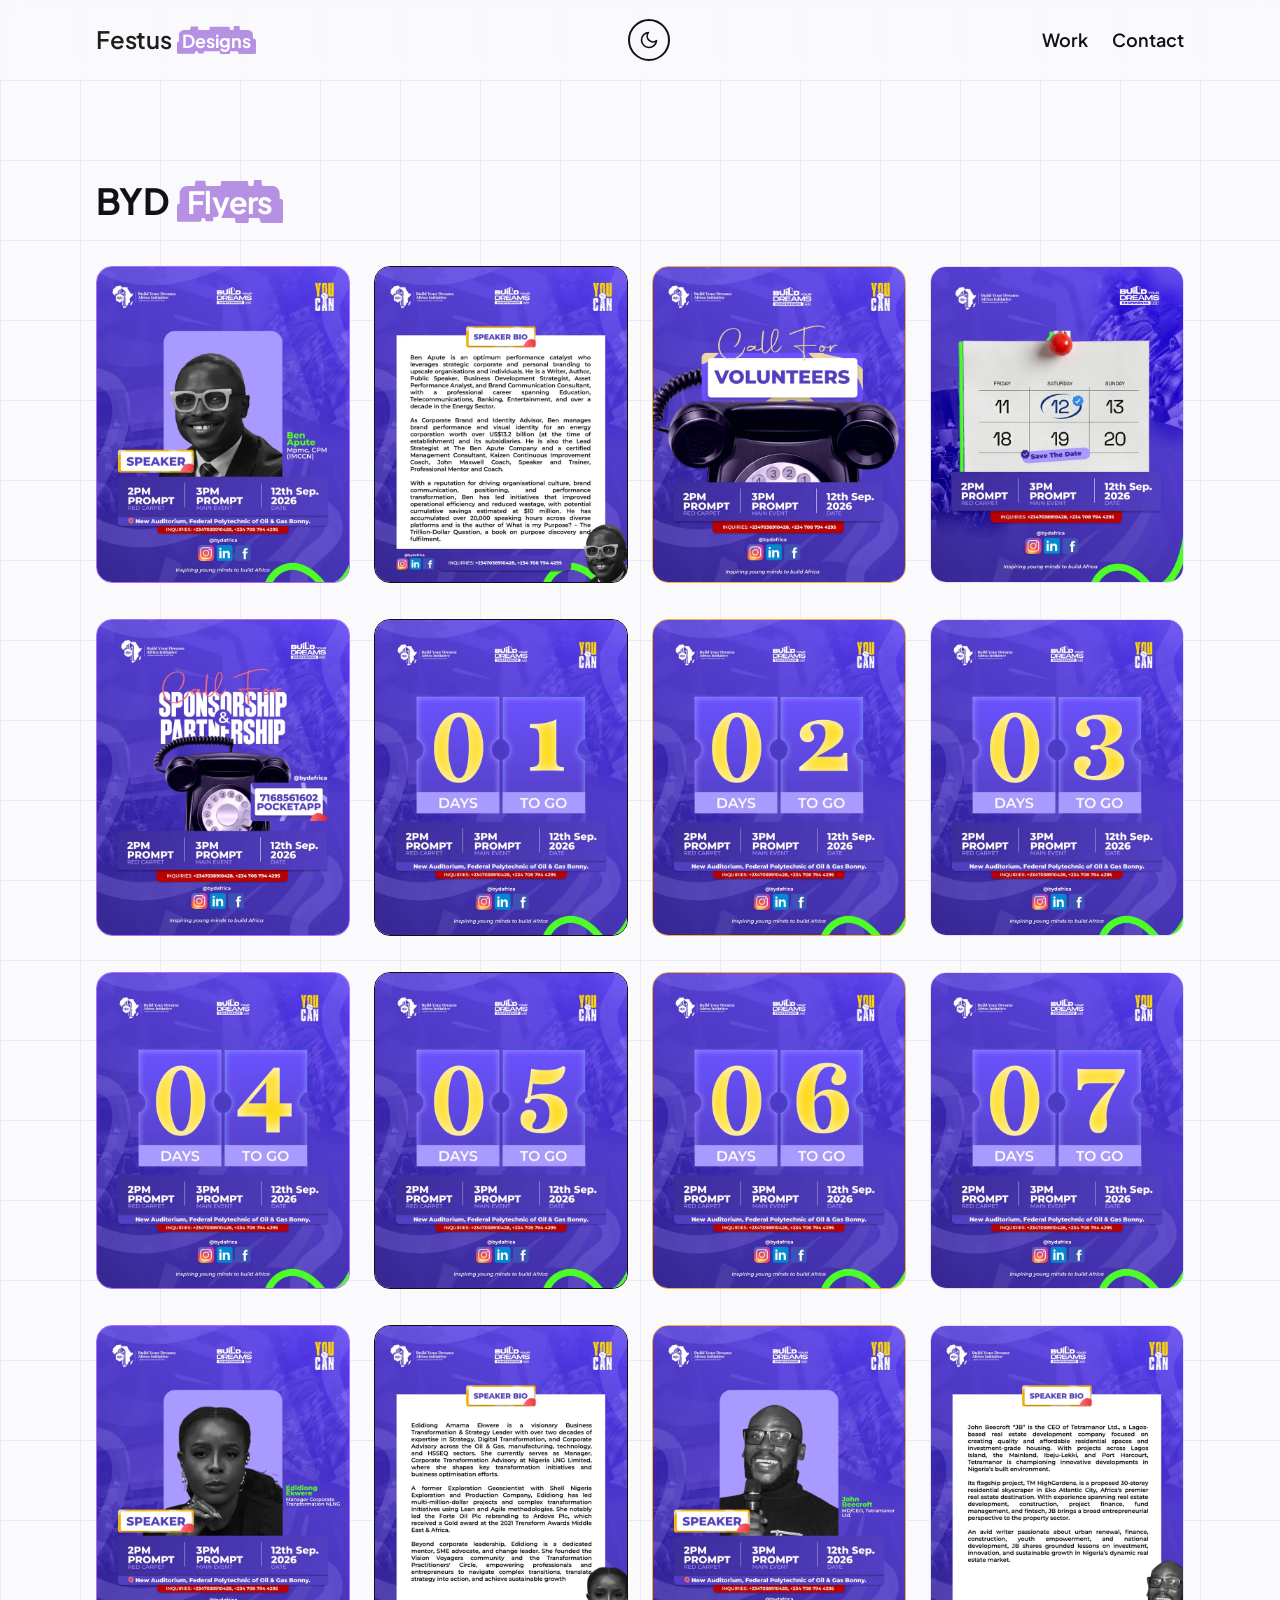
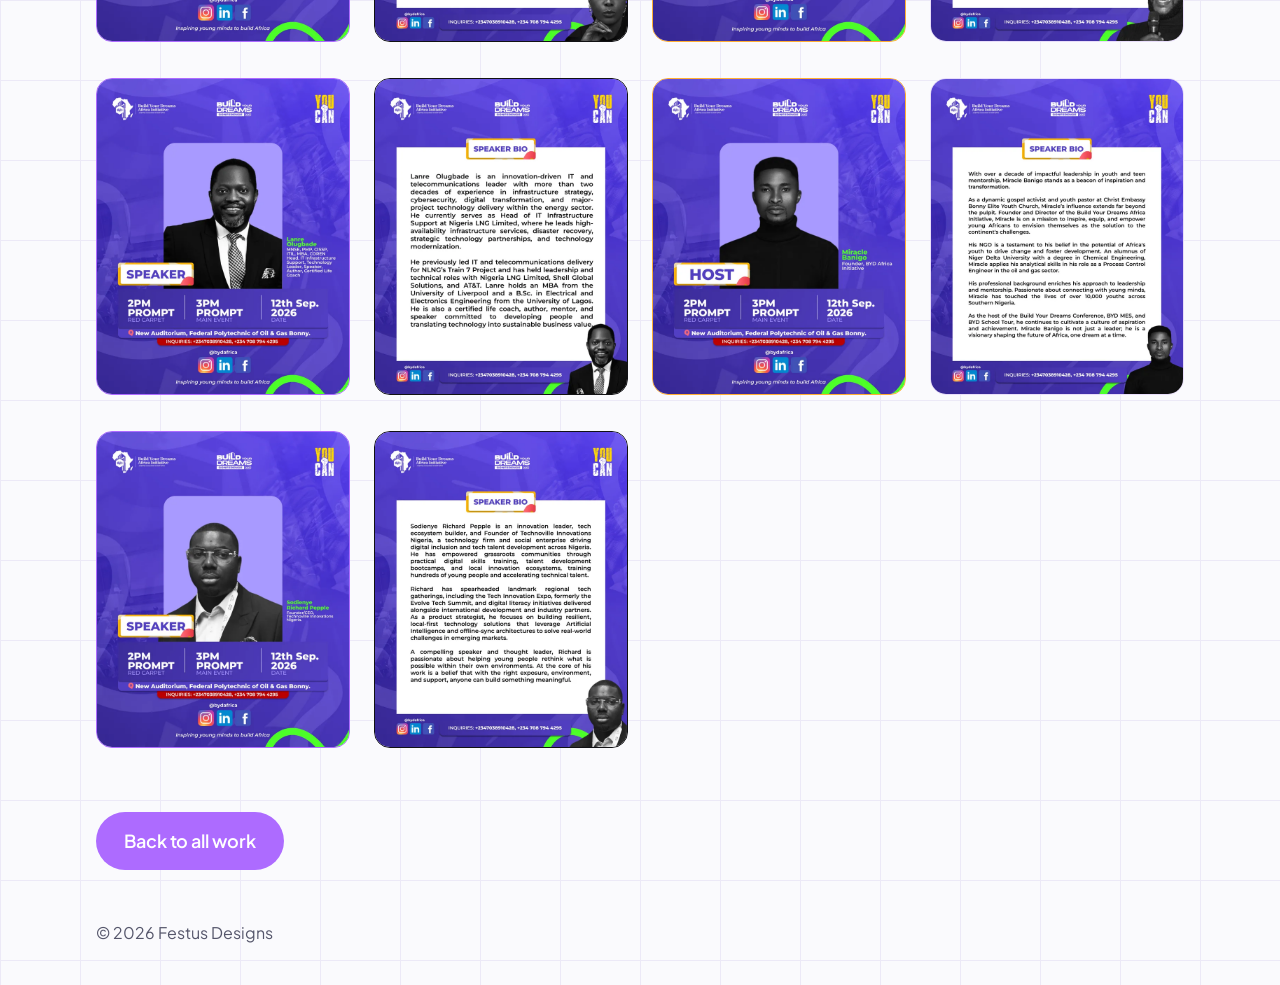
<file: byd.html>
<!doctype html>
<html lang="en">
<head>
<meta charset="utf-8">
<meta name="viewport" content="width=device-width, initial-scale=1">
<title>BYD Conference flyers | Festus Designs</title>
<meta name="description" content="BYD Conference flyers by Festus Designs.">
<meta property="og:title" content="BYD Conference flyers | Festus Designs">
<meta property="og:description" content="BYD Conference flyers by Festus Designs.">
<meta property="og:type" content="website">
<meta property="og:image" content="assets/img/home/cover-byd.webp">
<meta name="theme-color" content="#fafafd">
<script>try{var t=localStorage.getItem("theme");if(t==="dark"||t==="light")document.documentElement.setAttribute("data-theme",t);}catch(e){}</script>
<link rel="icon" href="assets/img/favicon.svg" type="image/svg+xml">
<link rel="preconnect" href="https://fonts.googleapis.com">
<link rel="preconnect" href="https://fonts.gstatic.com" crossorigin>
<link href="https://fonts.googleapis.com/css2?family=Plus+Jakarta+Sans:wght@400;500;600;700;800&family=Syne:wght@800&display=swap" rel="stylesheet">
<link rel="stylesheet" href="assets/css/style.css">
</head>
<body>
<header class="site-header"><div class="wrap"><a class="logo" href="index.html" aria-label="Festus Designs, home">Festus <span class="chip chip--logo">Designs</span></a>
<button class="theme-btn" type="button" aria-label="Switch to dark mode"><svg class="moon" viewBox="0 0 24 24" fill="none" stroke="currentColor" stroke-width="2" stroke-linecap="round" stroke-linejoin="round" aria-hidden="true"><path d="M21 12.8A9 9 0 1 1 11.2 3a7 7 0 0 0 9.8 9.8z"/></svg><svg class="sun" viewBox="0 0 24 24" fill="none" stroke="currentColor" stroke-width="2" stroke-linecap="round" stroke-linejoin="round" aria-hidden="true"><circle cx="12" cy="12" r="4"/><path d="M12 2v2M12 20v2M4.9 4.9l1.4 1.4M17.7 17.7l1.4 1.4M2 12h2M20 12h2M4.9 19.1l1.4-1.4M17.7 6.3l1.4-1.4"/></svg></button>
<nav class="nav" aria-label="Main"><a href="index.html#work">Work</a><a href="index.html#contact">Contact</a></nav><button class="menu-btn" aria-expanded="false" aria-label="Menu"><span></span><span></span><span></span></button></div></header>
<main>
<section class="page-head"><div class="wrap"><h1>BYD <span class="chip chip--logo">Flyers</span></h1></div></section>
<section><div class="wrap"><div class="gallery">
<a class="tile" href="assets/img/byd/01.webp" data-lightbox><span class="tile__img"><img src="assets/img/byd/01-thumb.webp" width="720" height="900" alt="BYD Conference flyer 1" loading="lazy"></span></a>
<a class="tile" href="assets/img/byd/02.webp" data-lightbox><span class="tile__img"><img src="assets/img/byd/02-thumb.webp" width="720" height="900" alt="BYD Conference flyer 2" loading="lazy"></span></a>
<a class="tile" href="assets/img/byd/03.webp" data-lightbox><span class="tile__img"><img src="assets/img/byd/03-thumb.webp" width="720" height="900" alt="BYD Conference flyer 3" loading="lazy"></span></a>
<a class="tile" href="assets/img/byd/04.webp" data-lightbox><span class="tile__img"><img src="assets/img/byd/04-thumb.webp" width="720" height="900" alt="BYD Conference flyer 4" loading="lazy"></span></a>
<a class="tile" href="assets/img/byd/05.webp" data-lightbox><span class="tile__img"><img src="assets/img/byd/05-thumb.webp" width="720" height="900" alt="BYD Conference flyer 5" loading="lazy"></span></a>
<a class="tile" href="assets/img/byd/06.webp" data-lightbox><span class="tile__img"><img src="assets/img/byd/06-thumb.webp" width="720" height="900" alt="BYD Conference flyer 6" loading="lazy"></span></a>
<a class="tile" href="assets/img/byd/07.webp" data-lightbox><span class="tile__img"><img src="assets/img/byd/07-thumb.webp" width="720" height="900" alt="BYD Conference flyer 7" loading="lazy"></span></a>
<a class="tile" href="assets/img/byd/08.webp" data-lightbox><span class="tile__img"><img src="assets/img/byd/08-thumb.webp" width="720" height="900" alt="BYD Conference flyer 8" loading="lazy"></span></a>
<a class="tile" href="assets/img/byd/09.webp" data-lightbox><span class="tile__img"><img src="assets/img/byd/09-thumb.webp" width="720" height="900" alt="BYD Conference flyer 9" loading="lazy"></span></a>
<a class="tile" href="assets/img/byd/10.webp" data-lightbox><span class="tile__img"><img src="assets/img/byd/10-thumb.webp" width="720" height="900" alt="BYD Conference flyer 10" loading="lazy"></span></a>
<a class="tile" href="assets/img/byd/11.webp" data-lightbox><span class="tile__img"><img src="assets/img/byd/11-thumb.webp" width="720" height="900" alt="BYD Conference flyer 11" loading="lazy"></span></a>
<a class="tile" href="assets/img/byd/12.webp" data-lightbox><span class="tile__img"><img src="assets/img/byd/12-thumb.webp" width="720" height="900" alt="BYD Conference flyer 12" loading="lazy"></span></a>
<a class="tile" href="assets/img/byd/13.webp" data-lightbox><span class="tile__img"><img src="assets/img/byd/13-thumb.webp" width="720" height="900" alt="BYD Conference flyer 13" loading="lazy"></span></a>
<a class="tile" href="assets/img/byd/14.webp" data-lightbox><span class="tile__img"><img src="assets/img/byd/14-thumb.webp" width="720" height="900" alt="BYD Conference flyer 14" loading="lazy"></span></a>
<a class="tile" href="assets/img/byd/15.webp" data-lightbox><span class="tile__img"><img src="assets/img/byd/15-thumb.webp" width="720" height="900" alt="BYD Conference flyer 15" loading="lazy"></span></a>
<a class="tile" href="assets/img/byd/16.webp" data-lightbox><span class="tile__img"><img src="assets/img/byd/16-thumb.webp" width="720" height="900" alt="BYD Conference flyer 16" loading="lazy"></span></a>
<a class="tile" href="assets/img/byd/17.webp" data-lightbox><span class="tile__img"><img src="assets/img/byd/17-thumb.webp" width="720" height="900" alt="BYD Conference flyer 17" loading="lazy"></span></a>
<a class="tile" href="assets/img/byd/18.webp" data-lightbox><span class="tile__img"><img src="assets/img/byd/18-thumb.webp" width="720" height="900" alt="BYD Conference flyer 18" loading="lazy"></span></a>
<a class="tile" href="assets/img/byd/19.webp" data-lightbox><span class="tile__img"><img src="assets/img/byd/19-thumb.webp" width="720" height="900" alt="BYD Conference flyer 19" loading="lazy"></span></a>
<a class="tile" href="assets/img/byd/20.webp" data-lightbox><span class="tile__img"><img src="assets/img/byd/20-thumb.webp" width="720" height="900" alt="BYD Conference flyer 20" loading="lazy"></span></a>
<a class="tile" href="assets/img/byd/21.webp" data-lightbox><span class="tile__img"><img src="assets/img/byd/21-thumb.webp" width="720" height="900" alt="BYD Conference flyer 21" loading="lazy"></span></a>
<a class="tile" href="assets/img/byd/22.webp" data-lightbox><span class="tile__img"><img src="assets/img/byd/22-thumb.webp" width="720" height="900" alt="BYD Conference flyer 22" loading="lazy"></span></a>
</div></div></section>
<div class="page-foot"><div class="wrap"><a class="btn btn--primary" href="index.html#work">Back to all work</a></div></div>
</main>
<footer class="site-footer"><div class="wrap">&copy; 2026 Festus Designs</div></footer>
<script src="assets/js/main.js"></script>
</body>
</html>
</file>
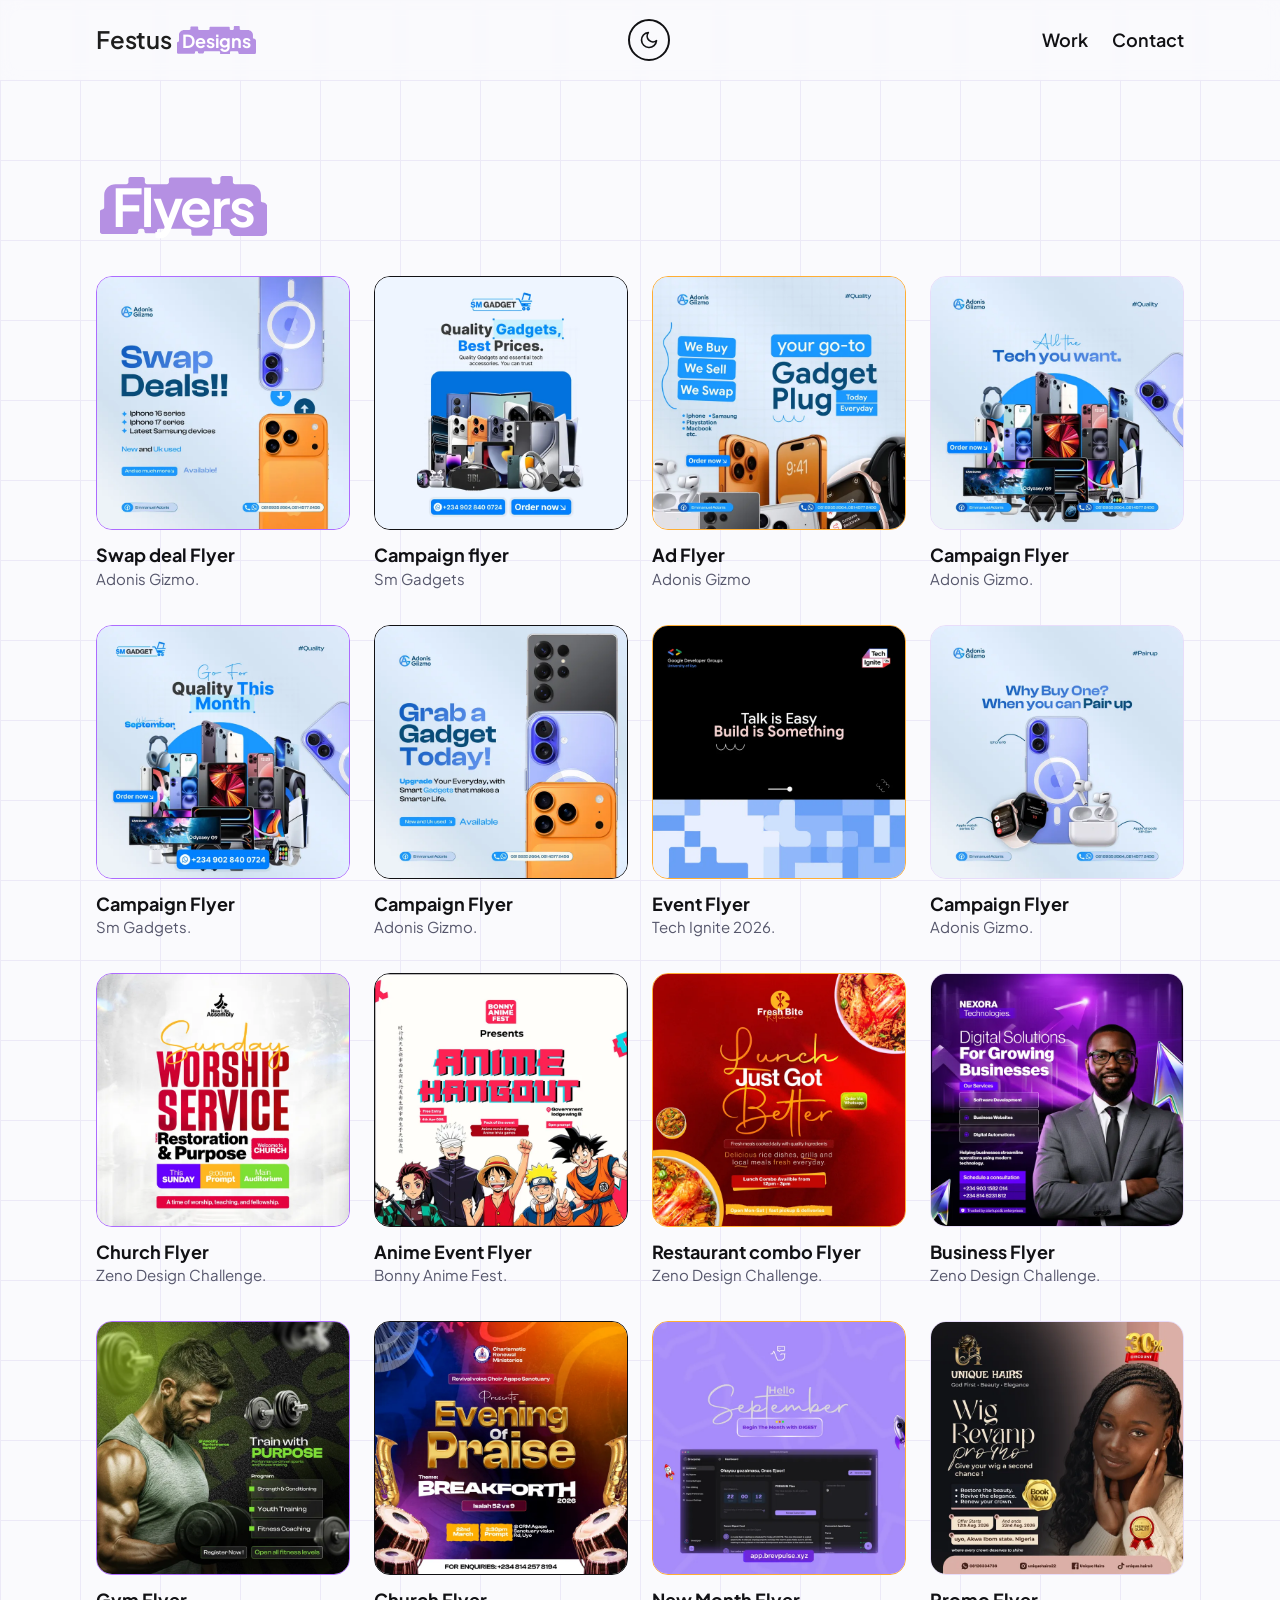
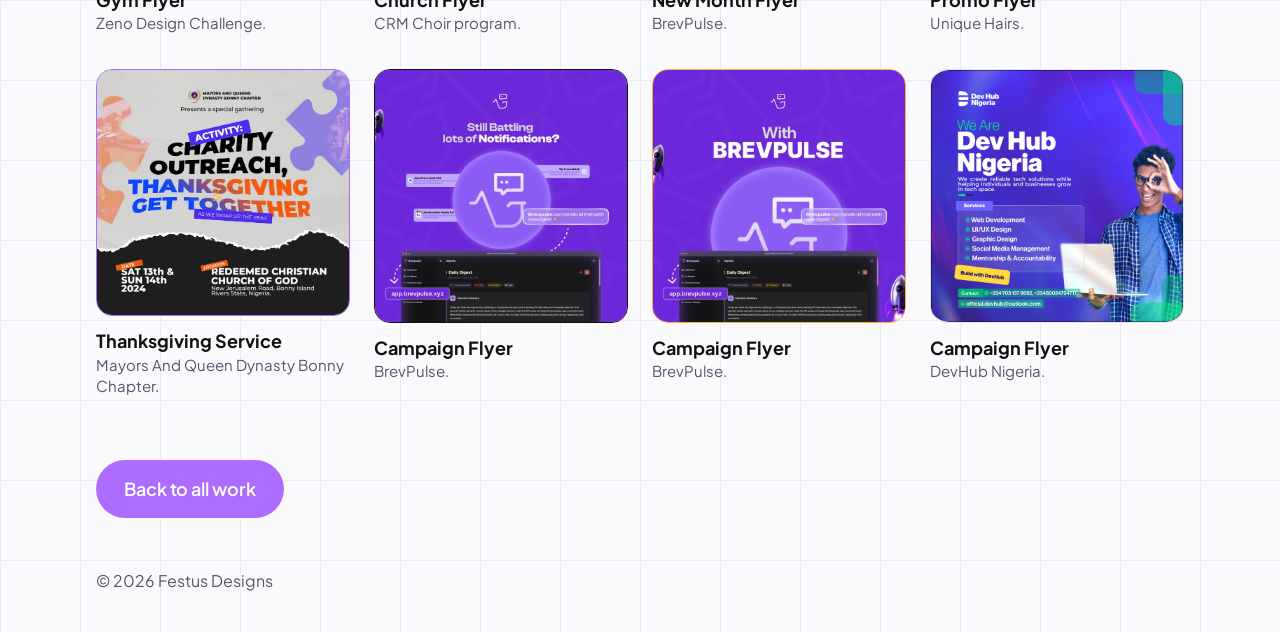
<file: flyers.html>
<!doctype html>
<html lang="en">
<head>
<meta charset="utf-8">
<meta name="viewport" content="width=device-width, initial-scale=1">
<title>Flyers | Festus Designs</title>
<meta name="description" content="Flyers by Festus Designs.">
<meta property="og:title" content="Flyers | Festus Designs">
<meta property="og:description" content="Flyers by Festus Designs.">
<meta property="og:type" content="website">
<meta property="og:image" content="assets/img/home/cover-byd.webp">
<meta name="theme-color" content="#fafafd">
<script>try{var t=localStorage.getItem("theme");if(t==="dark"||t==="light")document.documentElement.setAttribute("data-theme",t);}catch(e){}</script>
<link rel="icon" href="assets/img/favicon.svg" type="image/svg+xml">
<link rel="preconnect" href="https://fonts.googleapis.com">
<link rel="preconnect" href="https://fonts.gstatic.com" crossorigin>
<link href="https://fonts.googleapis.com/css2?family=Plus+Jakarta+Sans:wght@400;500;600;700;800&family=Syne:wght@800&display=swap" rel="stylesheet">
<link rel="stylesheet" href="assets/css/style.css">
</head>
<body>
<header class="site-header"><div class="wrap"><a class="logo" href="index.html" aria-label="Festus Designs, home">Festus <span class="chip chip--logo">Designs</span></a>
<button class="theme-btn" type="button" aria-label="Switch to dark mode"><svg class="moon" viewBox="0 0 24 24" fill="none" stroke="currentColor" stroke-width="2" stroke-linecap="round" stroke-linejoin="round" aria-hidden="true"><path d="M21 12.8A9 9 0 1 1 11.2 3a7 7 0 0 0 9.8 9.8z"/></svg><svg class="sun" viewBox="0 0 24 24" fill="none" stroke="currentColor" stroke-width="2" stroke-linecap="round" stroke-linejoin="round" aria-hidden="true"><circle cx="12" cy="12" r="4"/><path d="M12 2v2M12 20v2M4.9 4.9l1.4 1.4M17.7 17.7l1.4 1.4M2 12h2M20 12h2M4.9 19.1l1.4-1.4M17.7 6.3l1.4-1.4"/></svg></button>
<nav class="nav" aria-label="Main"><a href="index.html#work">Work</a><a href="index.html#contact">Contact</a></nav><button class="menu-btn" aria-expanded="false" aria-label="Menu"><span></span><span></span><span></span></button></div></header>
<main>
<section class="page-head page-head--big"><div class="wrap"><h1><span class="chip chip--logo">Flyers</span></h1></div></section>
<section><div class="wrap"><div class="gallery">
<a class="tile" href="assets/img/flyers/01.webp" data-lightbox><span class="tile__img"><img src="assets/img/flyers/01-thumb.webp" width="720" height="720" alt="Flyer 1" loading="lazy"></span><span class="tile__title">Swap deal Flyer</span><span class="tile__meta">Adonis Gizmo.</span></a>
<a class="tile" href="assets/img/flyers/02.webp" data-lightbox><span class="tile__img"><img src="assets/img/flyers/02-thumb.webp" width="720" height="720" alt="Flyer 2" loading="lazy"></span><span class="tile__title">Campaign flyer</span><span class="tile__meta">Sm Gadgets</span></a>
<a class="tile" href="assets/img/flyers/03.webp" data-lightbox><span class="tile__img"><img src="assets/img/flyers/03-thumb.webp" width="720" height="720" alt="Flyer 3" loading="lazy"></span><span class="tile__title">Ad Flyer</span><span class="tile__meta">Adonis Gizmo</span></a>
<a class="tile" href="assets/img/flyers/04.webp" data-lightbox><span class="tile__img"><img src="assets/img/flyers/04-thumb.webp" width="720" height="720" alt="Flyer 4" loading="lazy"></span><span class="tile__title">Campaign Flyer</span><span class="tile__meta">Adonis Gizmo.</span></a>
<a class="tile" href="assets/img/flyers/05.webp" data-lightbox><span class="tile__img"><img src="assets/img/flyers/05-thumb.webp" width="720" height="720" alt="Flyer 5" loading="lazy"></span><span class="tile__title">Campaign Flyer </span><span class="tile__meta">Sm Gadgets.</span></a>
<a class="tile" href="assets/img/flyers/06.webp" data-lightbox><span class="tile__img"><img src="assets/img/flyers/06-thumb.webp" width="720" height="720" alt="Flyer 6" loading="lazy"></span><span class="tile__title">Campaign Flyer</span><span class="tile__meta">Adonis Gizmo.</span></a>
<a class="tile" href="assets/img/flyers/07.webp" data-lightbox><span class="tile__img"><img src="assets/img/flyers/07-thumb.webp" width="720" height="720" alt="Flyer 7" loading="lazy"></span><span class="tile__title">Event Flyer</span><span class="tile__meta">Tech Ignite 2026.</span></a>
<a class="tile" href="assets/img/flyers/08.webp" data-lightbox><span class="tile__img"><img src="assets/img/flyers/08-thumb.webp" width="720" height="720" alt="Flyer 8" loading="lazy"></span><span class="tile__title">Campaign Flyer</span><span class="tile__meta">Adonis Gizmo.</span></a>
<a class="tile" href="assets/img/flyers/09.webp" data-lightbox><span class="tile__img"><img src="assets/img/flyers/09-thumb.webp" width="720" height="720" alt="Flyer 9" loading="lazy"></span><span class="tile__title">Church Flyer</span><span class="tile__meta">Zeno Design Challenge.</span></a>
<a class="tile" href="assets/img/flyers/10.webp" data-lightbox><span class="tile__img"><img src="assets/img/flyers/10-thumb.webp" width="720" height="720" alt="Flyer 10" loading="lazy"></span><span class="tile__title">Anime Event Flyer</span><span class="tile__meta">Bonny Anime Fest.</span></a>
<a class="tile" href="assets/img/flyers/11.webp" data-lightbox><span class="tile__img"><img src="assets/img/flyers/11-thumb.webp" width="720" height="720" alt="Flyer 11" loading="lazy"></span><span class="tile__title">Restaurant combo Flyer</span><span class="tile__meta">Zeno Design Challenge.</span></a>
<a class="tile" href="assets/img/flyers/12.webp" data-lightbox><span class="tile__img"><img src="assets/img/flyers/12-thumb.webp" width="720" height="720" alt="Flyer 12" loading="lazy"></span><span class="tile__title">Business Flyer</span><span class="tile__meta">Zeno Design Challenge.</span></a>
<a class="tile" href="assets/img/flyers/13.webp" data-lightbox><span class="tile__img"><img src="assets/img/flyers/13-thumb.webp" width="720" height="720" alt="Flyer 13" loading="lazy"></span><span class="tile__title">Gym Flyer</span><span class="tile__meta">Zeno Design Challenge.</span></a>
<a class="tile" href="assets/img/flyers/14.webp" data-lightbox><span class="tile__img"><img src="assets/img/flyers/14-thumb.webp" width="720" height="720" alt="Flyer 14" loading="lazy"></span><span class="tile__title">Church Flyer</span><span class="tile__meta">CRM Choir program.</span></a>
<a class="tile" href="assets/img/flyers/15.webp" data-lightbox><span class="tile__img"><img src="assets/img/flyers/15-thumb.webp" width="720" height="720" alt="Flyer 15" loading="lazy"></span><span class="tile__title">New Month Flyer</span><span class="tile__meta">BrevPulse.</span></a>
<a class="tile" href="assets/img/flyers/16.webp" data-lightbox><span class="tile__img"><img src="assets/img/flyers/16-thumb.webp" width="720" height="720" alt="Flyer 16" loading="lazy"></span><span class="tile__title">Promo Flyer</span><span class="tile__meta">Unique Hairs.</span></a>
<a class="tile" href="assets/img/flyers/17.webp" data-lightbox><span class="tile__img"><img src="assets/img/flyers/17-thumb.webp" width="720" height="701" alt="Flyer 17" loading="lazy"></span><span class="tile__title">Thanksgiving Service</span><span class="tile__meta">Mayors And Queen Dynasty Bonny Chapter.</span></a>
<a class="tile" href="assets/img/flyers/18.webp" data-lightbox><span class="tile__img"><img src="assets/img/flyers/18-thumb.webp" width="720" height="720" alt="Flyer 18" loading="lazy"></span><span class="tile__title">Campaign Flyer</span><span class="tile__meta">BrevPulse.</span></a>
<a class="tile" href="assets/img/flyers/19.webp" data-lightbox><span class="tile__img"><img src="assets/img/flyers/19-thumb.webp" width="720" height="720" alt="Flyer 19" loading="lazy"></span><span class="tile__title">Campaign Flyer</span><span class="tile__meta">BrevPulse.</span></a>
<a class="tile" href="assets/img/flyers/20.webp" data-lightbox><span class="tile__img"><img src="assets/img/flyers/20-thumb.webp" width="720" height="720" alt="Flyer 20" loading="lazy"></span><span class="tile__title">Campaign Flyer</span><span class="tile__meta">DevHub Nigeria.</span></a>
</div></div></section>
<div class="page-foot"><div class="wrap"><a class="btn btn--primary" href="index.html#work">Back to all work</a></div></div>
</main>
<footer class="site-footer"><div class="wrap">&copy; 2026 Festus Designs</div></footer>
<script src="assets/js/main.js"></script>
</body>
</html>
</file>
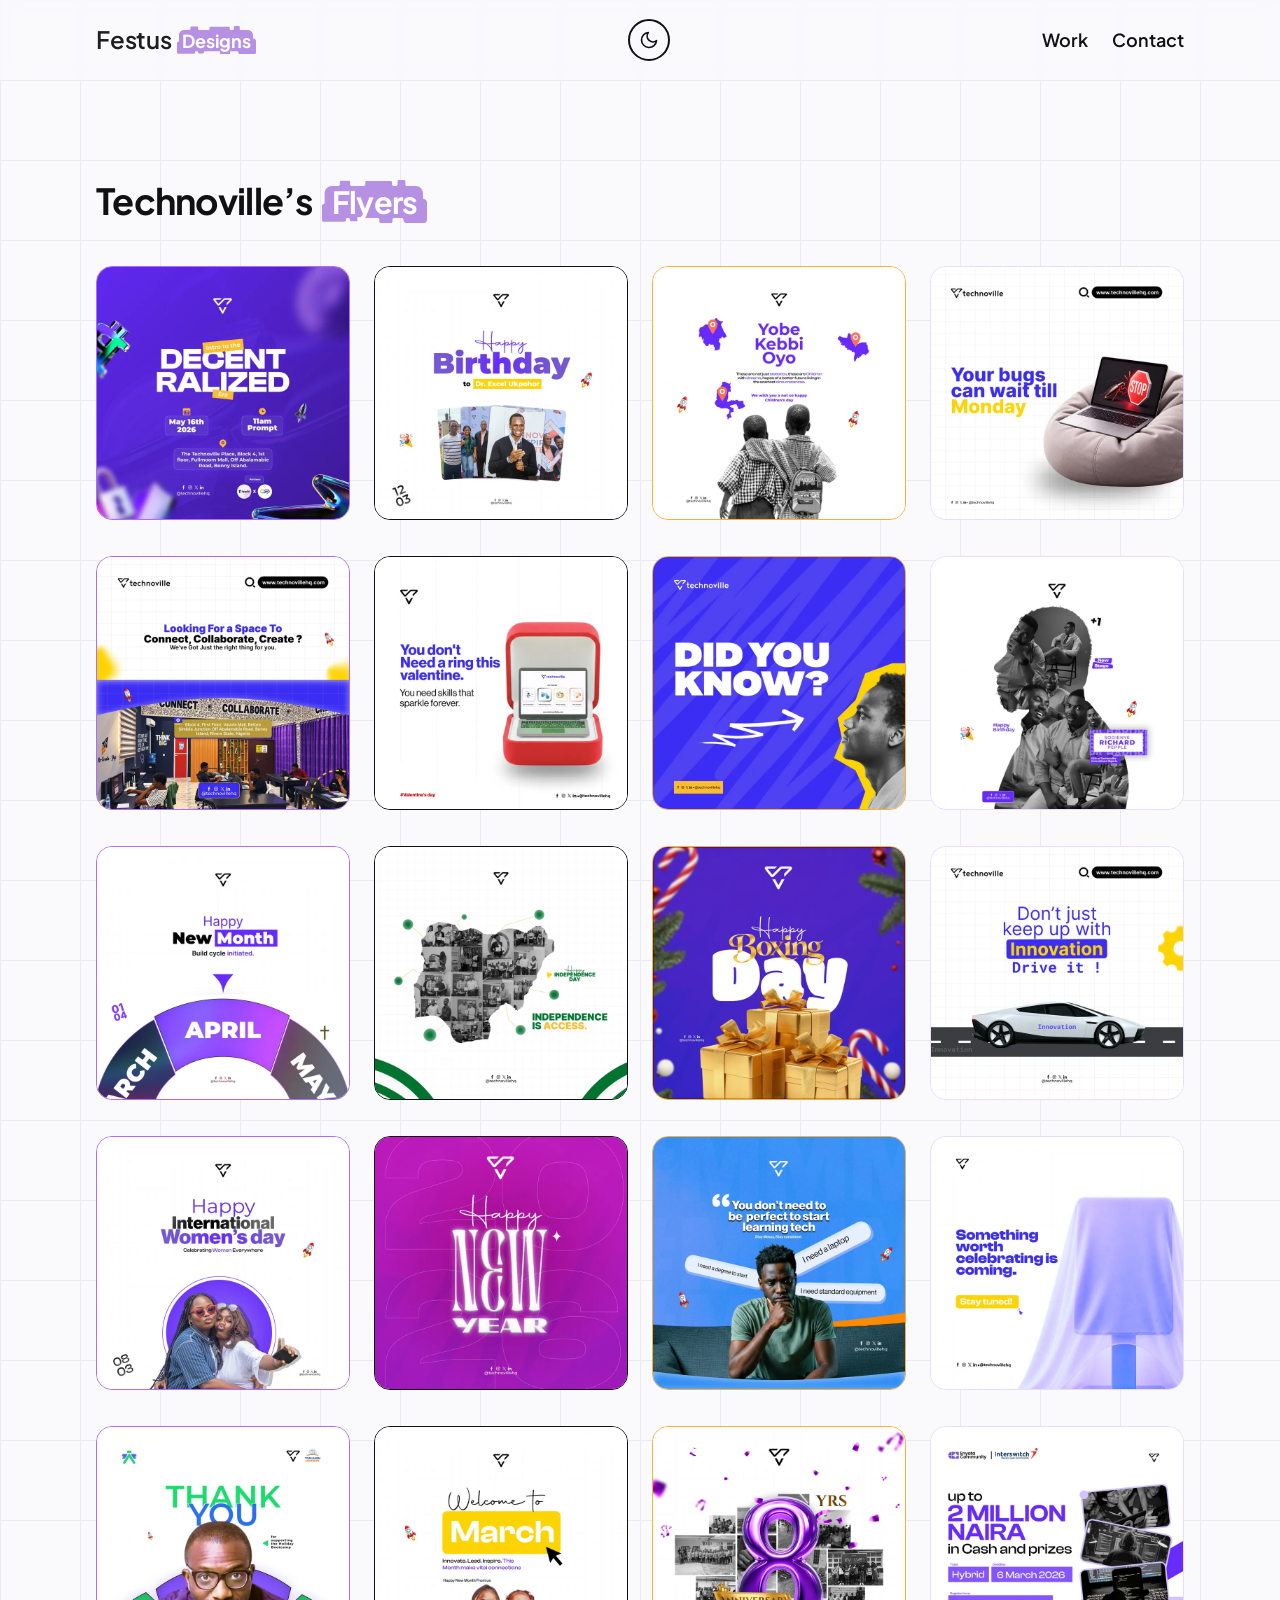
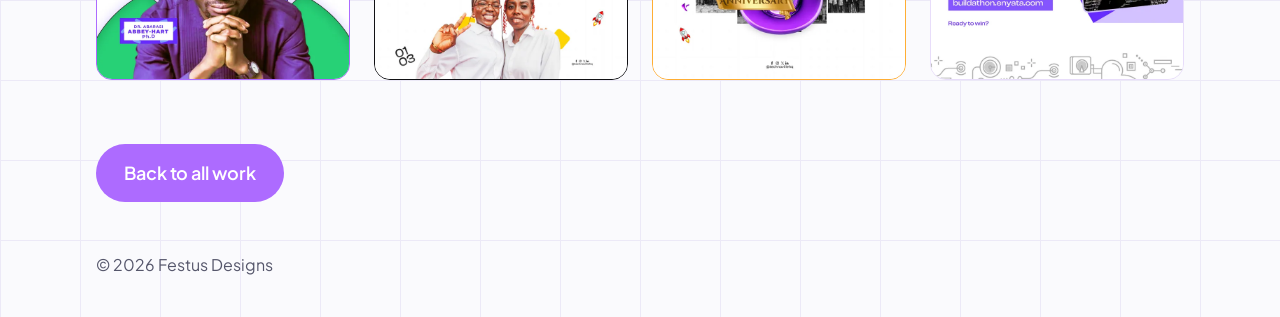
<file: technoville.html>
<!doctype html>
<html lang="en">
<head>
<meta charset="utf-8">
<meta name="viewport" content="width=device-width, initial-scale=1">
<title>Technoville flyers | Festus Designs</title>
<meta name="description" content="Technoville flyers by Festus Designs.">
<meta property="og:title" content="Technoville flyers | Festus Designs">
<meta property="og:description" content="Technoville flyers by Festus Designs.">
<meta property="og:type" content="website">
<meta property="og:image" content="assets/img/home/cover-byd.webp">
<meta name="theme-color" content="#fafafd">
<script>try{var t=localStorage.getItem("theme");if(t==="dark"||t==="light")document.documentElement.setAttribute("data-theme",t);}catch(e){}</script>
<link rel="icon" href="assets/img/favicon.svg" type="image/svg+xml">
<link rel="preconnect" href="https://fonts.googleapis.com">
<link rel="preconnect" href="https://fonts.gstatic.com" crossorigin>
<link href="https://fonts.googleapis.com/css2?family=Plus+Jakarta+Sans:wght@400;500;600;700;800&family=Syne:wght@800&display=swap" rel="stylesheet">
<link rel="stylesheet" href="assets/css/style.css">
</head>
<body>
<header class="site-header"><div class="wrap"><a class="logo" href="index.html" aria-label="Festus Designs, home">Festus <span class="chip chip--logo">Designs</span></a>
<button class="theme-btn" type="button" aria-label="Switch to dark mode"><svg class="moon" viewBox="0 0 24 24" fill="none" stroke="currentColor" stroke-width="2" stroke-linecap="round" stroke-linejoin="round" aria-hidden="true"><path d="M21 12.8A9 9 0 1 1 11.2 3a7 7 0 0 0 9.8 9.8z"/></svg><svg class="sun" viewBox="0 0 24 24" fill="none" stroke="currentColor" stroke-width="2" stroke-linecap="round" stroke-linejoin="round" aria-hidden="true"><circle cx="12" cy="12" r="4"/><path d="M12 2v2M12 20v2M4.9 4.9l1.4 1.4M17.7 17.7l1.4 1.4M2 12h2M20 12h2M4.9 19.1l1.4-1.4M17.7 6.3l1.4-1.4"/></svg></button>
<nav class="nav" aria-label="Main"><a href="index.html#work">Work</a><a href="index.html#contact">Contact</a></nav><button class="menu-btn" aria-expanded="false" aria-label="Menu"><span></span><span></span><span></span></button></div></header>
<main>
<section class="page-head"><div class="wrap"><h1>Technoville&rsquo;s <span class="chip chip--logo">Flyers</span></h1></div></section>
<section><div class="wrap"><div class="gallery">
<a class="tile" href="assets/img/technoville/01.webp" data-lightbox><span class="tile__img"><img src="assets/img/technoville/01-thumb.webp" width="720" height="720" alt="Technoville flyer 1" loading="lazy"></span></a>
<a class="tile" href="assets/img/technoville/02.webp" data-lightbox><span class="tile__img"><img src="assets/img/technoville/02-thumb.webp" width="720" height="720" alt="Technoville flyer 2" loading="lazy"></span></a>
<a class="tile" href="assets/img/technoville/03.webp" data-lightbox><span class="tile__img"><img src="assets/img/technoville/03-thumb.webp" width="720" height="720" alt="Technoville flyer 3" loading="lazy"></span></a>
<a class="tile" href="assets/img/technoville/04.webp" data-lightbox><span class="tile__img"><img src="assets/img/technoville/04-thumb.webp" width="720" height="720" alt="Technoville flyer 4" loading="lazy"></span></a>
<a class="tile" href="assets/img/technoville/05.webp" data-lightbox><span class="tile__img"><img src="assets/img/technoville/05-thumb.webp" width="720" height="720" alt="Technoville flyer 5" loading="lazy"></span></a>
<a class="tile" href="assets/img/technoville/06.webp" data-lightbox><span class="tile__img"><img src="assets/img/technoville/06-thumb.webp" width="720" height="720" alt="Technoville flyer 6" loading="lazy"></span></a>
<a class="tile" href="assets/img/technoville/07.webp" data-lightbox><span class="tile__img"><img src="assets/img/technoville/07-thumb.webp" width="720" height="720" alt="Technoville flyer 7" loading="lazy"></span></a>
<a class="tile" href="assets/img/technoville/08.webp" data-lightbox><span class="tile__img"><img src="assets/img/technoville/08-thumb.webp" width="720" height="720" alt="Technoville flyer 8" loading="lazy"></span></a>
<a class="tile" href="assets/img/technoville/09.webp" data-lightbox><span class="tile__img"><img src="assets/img/technoville/09-thumb.webp" width="720" height="720" alt="Technoville flyer 9" loading="lazy"></span></a>
<a class="tile" href="assets/img/technoville/10.webp" data-lightbox><span class="tile__img"><img src="assets/img/technoville/10-thumb.webp" width="720" height="720" alt="Technoville flyer 10" loading="lazy"></span></a>
<a class="tile" href="assets/img/technoville/11.webp" data-lightbox><span class="tile__img"><img src="assets/img/technoville/11-thumb.webp" width="720" height="720" alt="Technoville flyer 11" loading="lazy"></span></a>
<a class="tile" href="assets/img/technoville/12.webp" data-lightbox><span class="tile__img"><img src="assets/img/technoville/12-thumb.webp" width="720" height="720" alt="Technoville flyer 12" loading="lazy"></span></a>
<a class="tile" href="assets/img/technoville/13.webp" data-lightbox><span class="tile__img"><img src="assets/img/technoville/13-thumb.webp" width="720" height="720" alt="Technoville flyer 13" loading="lazy"></span></a>
<a class="tile" href="assets/img/technoville/14.webp" data-lightbox><span class="tile__img"><img src="assets/img/technoville/14-thumb.webp" width="720" height="720" alt="Technoville flyer 14" loading="lazy"></span></a>
<a class="tile" href="assets/img/technoville/15.webp" data-lightbox><span class="tile__img"><img src="assets/img/technoville/15-thumb.webp" width="720" height="720" alt="Technoville flyer 15" loading="lazy"></span></a>
<a class="tile" href="assets/img/technoville/16.webp" data-lightbox><span class="tile__img"><img src="assets/img/technoville/16-thumb.webp" width="720" height="720" alt="Technoville flyer 16" loading="lazy"></span></a>
<a class="tile" href="assets/img/technoville/17.webp" data-lightbox><span class="tile__img"><img src="assets/img/technoville/17-thumb.webp" width="720" height="720" alt="Technoville flyer 17" loading="lazy"></span></a>
<a class="tile" href="assets/img/technoville/18.webp" data-lightbox><span class="tile__img"><img src="assets/img/technoville/18-thumb.webp" width="720" height="720" alt="Technoville flyer 18" loading="lazy"></span></a>
<a class="tile" href="assets/img/technoville/19.webp" data-lightbox><span class="tile__img"><img src="assets/img/technoville/19-thumb.webp" width="720" height="720" alt="Technoville flyer 19" loading="lazy"></span></a>
<a class="tile" href="assets/img/technoville/20.webp" data-lightbox><span class="tile__img"><img src="assets/img/technoville/20-thumb.webp" width="720" height="720" alt="Technoville flyer 20" loading="lazy"></span></a>
</div></div></section>
<div class="page-foot"><div class="wrap"><a class="btn btn--primary" href="index.html#work">Back to all work</a></div></div>
</main>
<footer class="site-footer"><div class="wrap">&copy; 2026 Festus Designs</div></footer>
<script src="assets/js/main.js"></script>
</body>
</html>
</file>
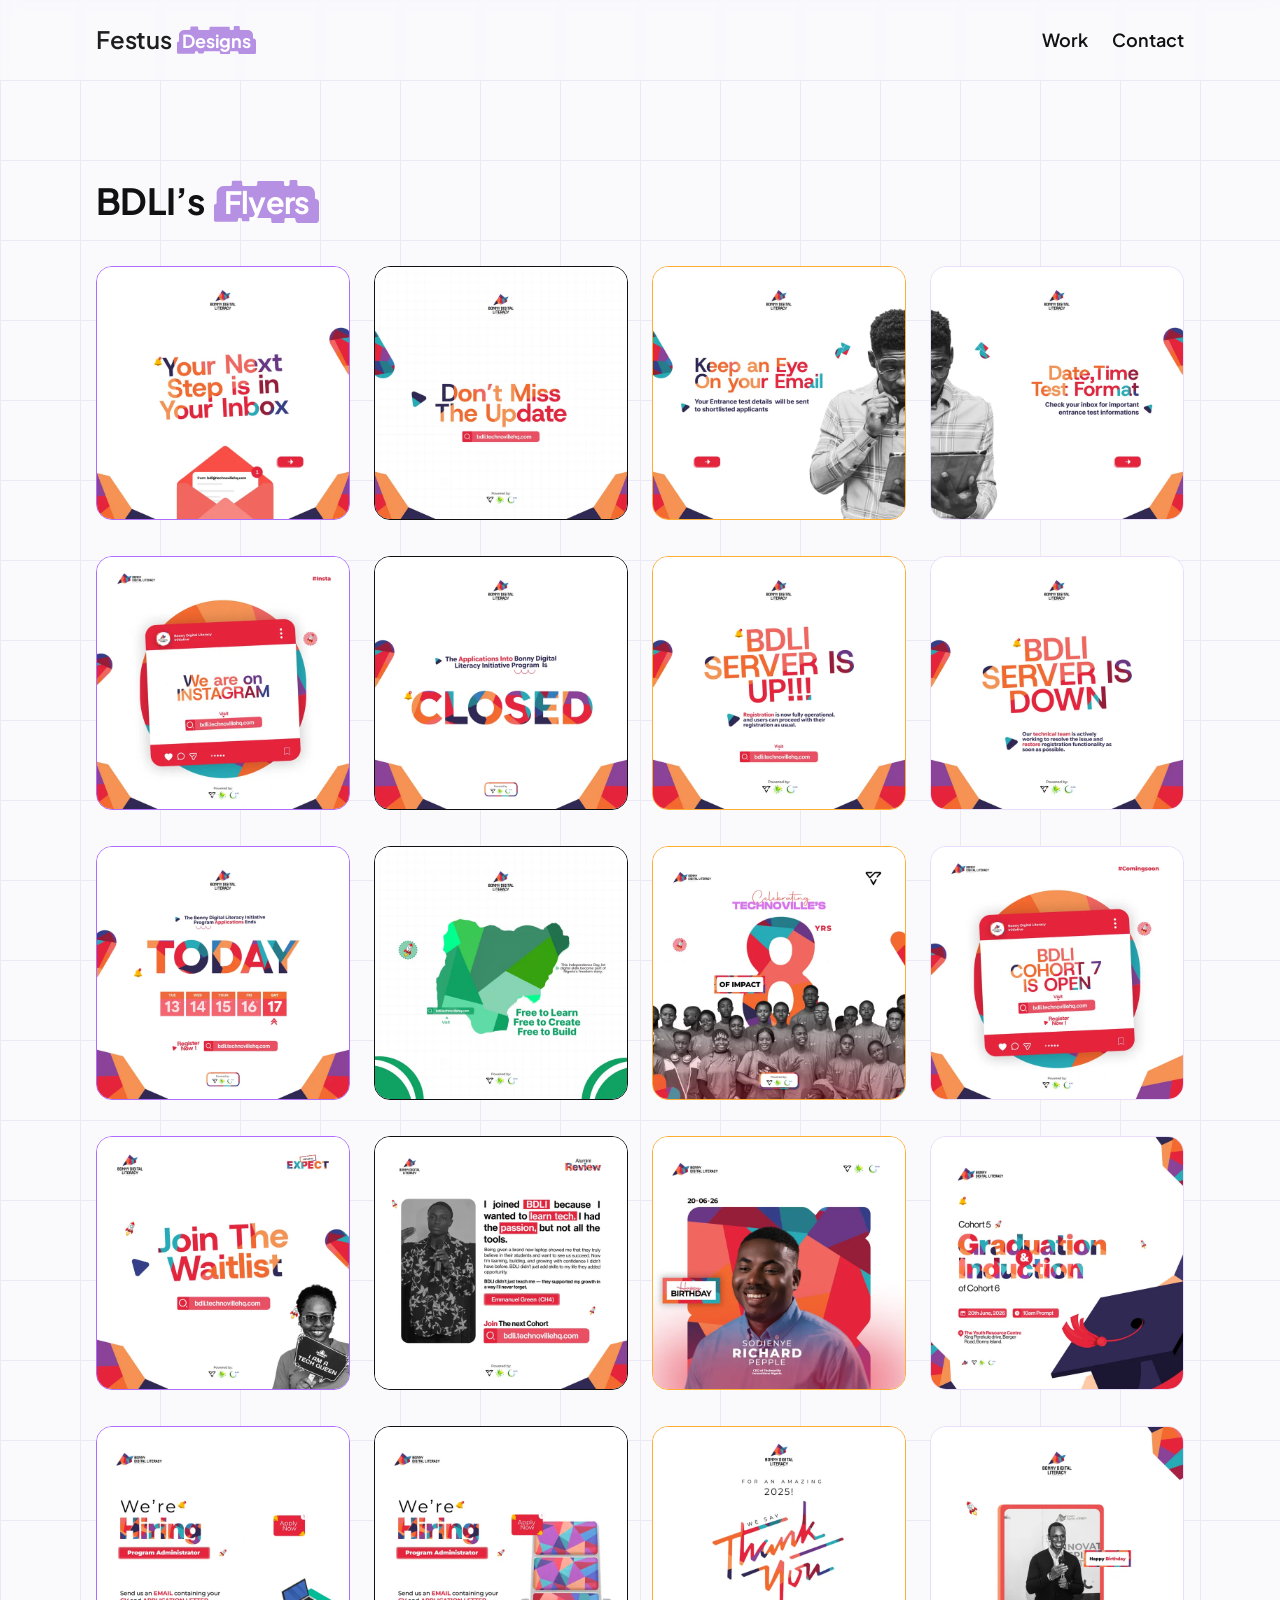
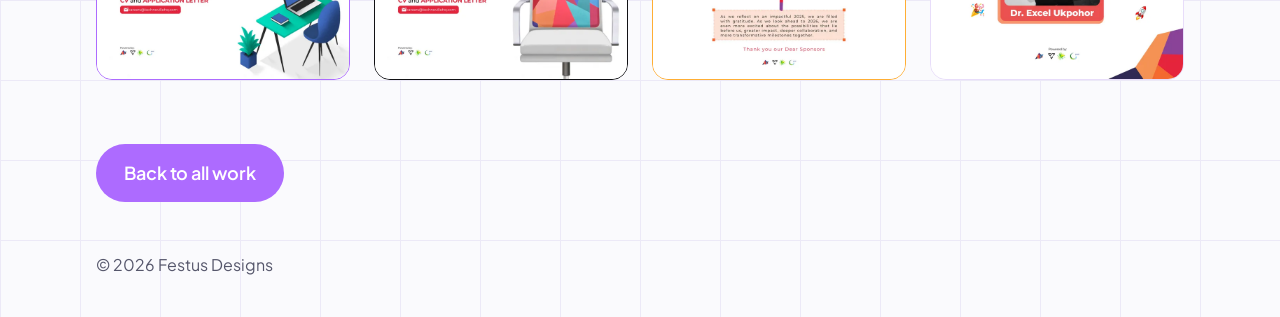
<file: festus-designs-portfolio/bdli.html>
<!doctype html>
<html lang="en">
<head>
<meta charset="utf-8">
<meta name="viewport" content="width=device-width, initial-scale=1">
<title>BDLI flyers | Festus Designs</title>
<meta name="description" content="BDLI flyers by Festus Designs.">
<meta property="og:title" content="BDLI flyers | Festus Designs">
<meta property="og:description" content="BDLI flyers by Festus Designs.">
<meta property="og:type" content="website">
<meta property="og:image" content="assets/img/home/cover-byd.webp">
<meta name="theme-color" content="#fafafd">
<link rel="icon" href="assets/img/favicon.svg" type="image/svg+xml">
<link rel="preconnect" href="https://fonts.googleapis.com">
<link rel="preconnect" href="https://fonts.gstatic.com" crossorigin>
<link href="https://fonts.googleapis.com/css2?family=Plus+Jakarta+Sans:wght@400;500;600;700;800&family=Syne:wght@800&display=swap" rel="stylesheet">
<link rel="stylesheet" href="assets/css/style.css">
</head>
<body>
<header class="site-header"><div class="wrap"><a class="logo" href="index.html" aria-label="Festus Designs, home">Festus <span class="chip chip--logo">Designs</span></a>
<nav class="nav" aria-label="Main"><a href="index.html#work">Work</a><a href="index.html#contact">Contact</a></nav><button class="menu-btn" aria-expanded="false" aria-label="Menu"><span></span><span></span><span></span></button></div></header>
<main>
<section class="page-head"><div class="wrap"><h1>BDLI&rsquo;s <span class="chip chip--logo">Flyers</span></h1></div></section>
<section><div class="wrap"><div class="gallery">
<a class="tile" href="assets/img/bdli/01.webp" data-lightbox><span class="tile__img"><img src="assets/img/bdli/01-thumb.webp" width="720" height="720" alt="Bonny Digital Literacy Initiative flyer 1" loading="lazy"></span></a>
<a class="tile" href="assets/img/bdli/02.webp" data-lightbox><span class="tile__img"><img src="assets/img/bdli/02-thumb.webp" width="720" height="720" alt="Bonny Digital Literacy Initiative flyer 2" loading="lazy"></span></a>
<a class="tile" href="assets/img/bdli/03.webp" data-lightbox><span class="tile__img"><img src="assets/img/bdli/03-thumb.webp" width="720" height="720" alt="Bonny Digital Literacy Initiative flyer 3" loading="lazy"></span></a>
<a class="tile" href="assets/img/bdli/04.webp" data-lightbox><span class="tile__img"><img src="assets/img/bdli/04-thumb.webp" width="720" height="720" alt="Bonny Digital Literacy Initiative flyer 4" loading="lazy"></span></a>
<a class="tile" href="assets/img/bdli/05.webp" data-lightbox><span class="tile__img"><img src="assets/img/bdli/05-thumb.webp" width="720" height="720" alt="Bonny Digital Literacy Initiative flyer 5" loading="lazy"></span></a>
<a class="tile" href="assets/img/bdli/06.webp" data-lightbox><span class="tile__img"><img src="assets/img/bdli/06-thumb.webp" width="720" height="720" alt="Bonny Digital Literacy Initiative flyer 6" loading="lazy"></span></a>
<a class="tile" href="assets/img/bdli/07.webp" data-lightbox><span class="tile__img"><img src="assets/img/bdli/07-thumb.webp" width="720" height="720" alt="Bonny Digital Literacy Initiative flyer 7" loading="lazy"></span></a>
<a class="tile" href="assets/img/bdli/08.webp" data-lightbox><span class="tile__img"><img src="assets/img/bdli/08-thumb.webp" width="720" height="720" alt="Bonny Digital Literacy Initiative flyer 8" loading="lazy"></span></a>
<a class="tile" href="assets/img/bdli/09.webp" data-lightbox><span class="tile__img"><img src="assets/img/bdli/09-thumb.webp" width="720" height="720" alt="Bonny Digital Literacy Initiative flyer 9" loading="lazy"></span></a>
<a class="tile" href="assets/img/bdli/10.webp" data-lightbox><span class="tile__img"><img src="assets/img/bdli/10-thumb.webp" width="720" height="720" alt="Bonny Digital Literacy Initiative flyer 10" loading="lazy"></span></a>
<a class="tile" href="assets/img/bdli/11.webp" data-lightbox><span class="tile__img"><img src="assets/img/bdli/11-thumb.webp" width="720" height="720" alt="Bonny Digital Literacy Initiative flyer 11" loading="lazy"></span></a>
<a class="tile" href="assets/img/bdli/12.webp" data-lightbox><span class="tile__img"><img src="assets/img/bdli/12-thumb.webp" width="720" height="720" alt="Bonny Digital Literacy Initiative flyer 12" loading="lazy"></span></a>
<a class="tile" href="assets/img/bdli/13.webp" data-lightbox><span class="tile__img"><img src="assets/img/bdli/13-thumb.webp" width="720" height="720" alt="Bonny Digital Literacy Initiative flyer 13" loading="lazy"></span></a>
<a class="tile" href="assets/img/bdli/14.webp" data-lightbox><span class="tile__img"><img src="assets/img/bdli/14-thumb.webp" width="720" height="720" alt="Bonny Digital Literacy Initiative flyer 14" loading="lazy"></span></a>
<a class="tile" href="assets/img/bdli/15.webp" data-lightbox><span class="tile__img"><img src="assets/img/bdli/15-thumb.webp" width="720" height="720" alt="Bonny Digital Literacy Initiative flyer 15" loading="lazy"></span></a>
<a class="tile" href="assets/img/bdli/16.webp" data-lightbox><span class="tile__img"><img src="assets/img/bdli/16-thumb.webp" width="720" height="720" alt="Bonny Digital Literacy Initiative flyer 16" loading="lazy"></span></a>
<a class="tile" href="assets/img/bdli/17.webp" data-lightbox><span class="tile__img"><img src="assets/img/bdli/17-thumb.webp" width="720" height="720" alt="Bonny Digital Literacy Initiative flyer 17" loading="lazy"></span></a>
<a class="tile" href="assets/img/bdli/18.webp" data-lightbox><span class="tile__img"><img src="assets/img/bdli/18-thumb.webp" width="720" height="720" alt="Bonny Digital Literacy Initiative flyer 18" loading="lazy"></span></a>
<a class="tile" href="assets/img/bdli/19.webp" data-lightbox><span class="tile__img"><img src="assets/img/bdli/19-thumb.webp" width="720" height="720" alt="Bonny Digital Literacy Initiative flyer 19" loading="lazy"></span></a>
<a class="tile" href="assets/img/bdli/20.webp" data-lightbox><span class="tile__img"><img src="assets/img/bdli/20-thumb.webp" width="720" height="720" alt="Bonny Digital Literacy Initiative flyer 20" loading="lazy"></span></a>
</div></div></section>
<div class="page-foot"><div class="wrap"><a class="btn btn--primary" href="index.html#work">Back to all work</a></div></div>
</main>
<footer class="site-footer"><div class="wrap">&copy; 2026 Festus Designs</div></footer>
<script src="assets/js/main.js"></script>
</body>
</html>
</file>
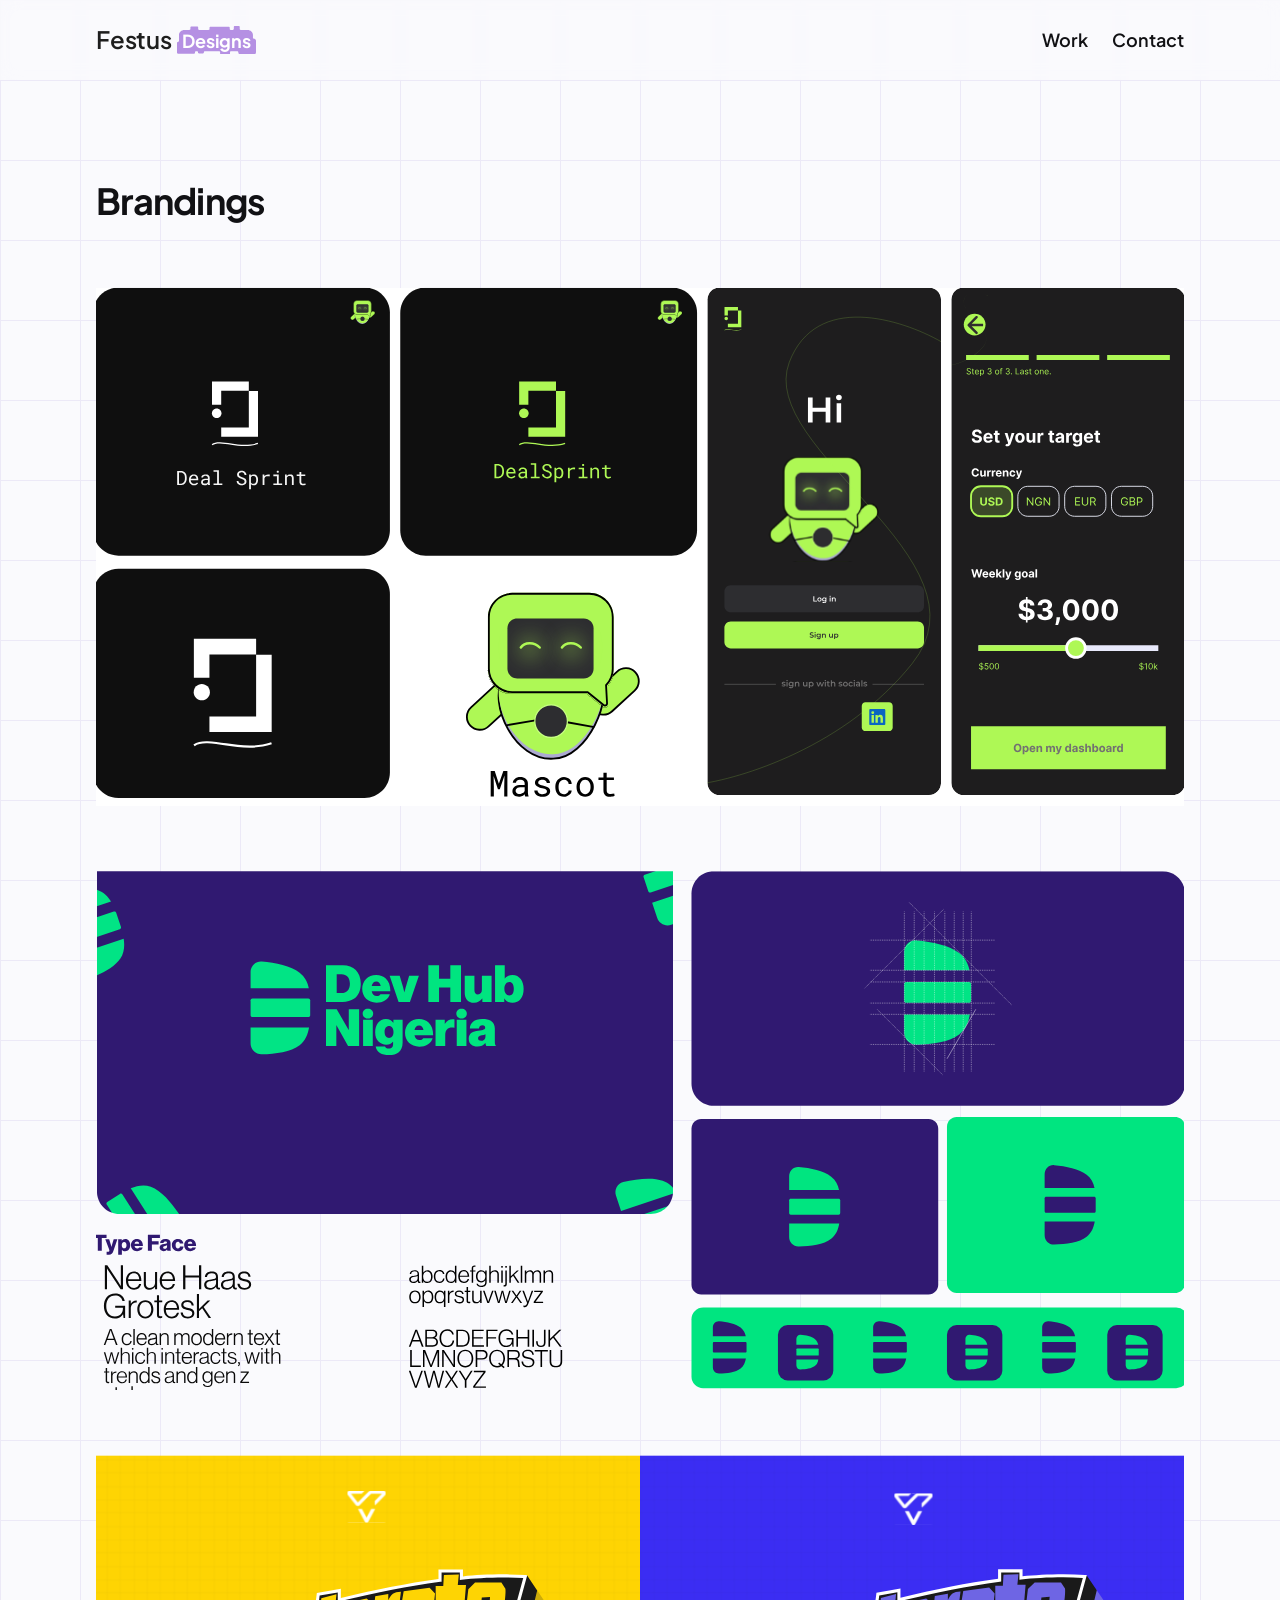
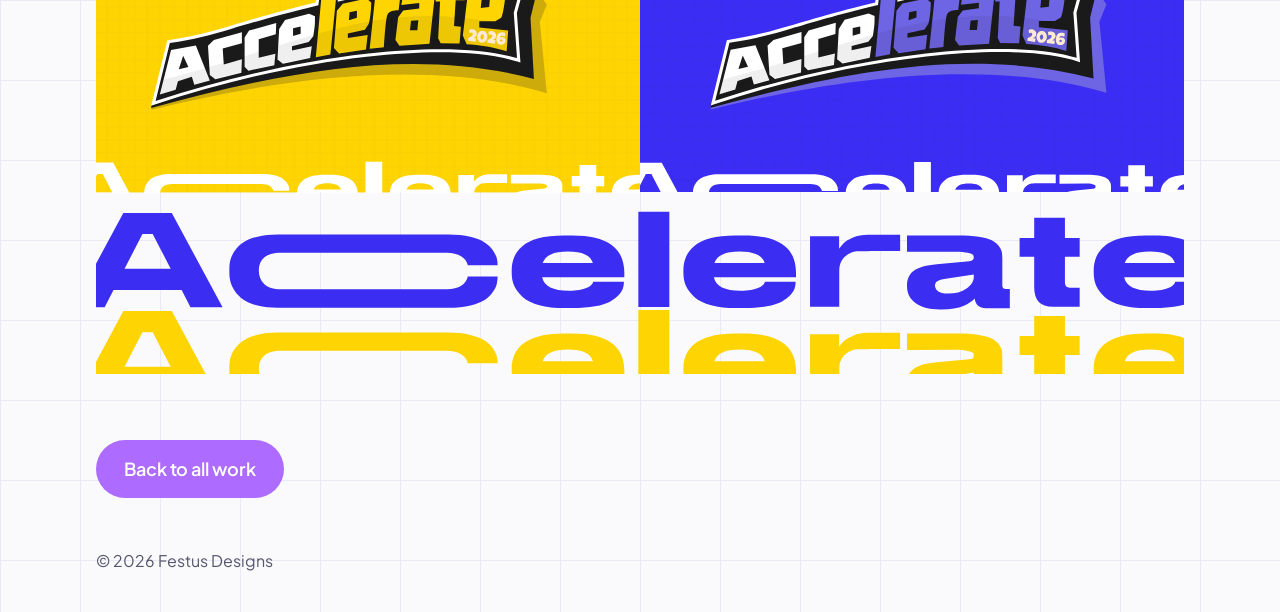
<file: festus-designs-portfolio/brandings.html>
<!doctype html>
<html lang="en">
<head>
<meta charset="utf-8">
<meta name="viewport" content="width=device-width, initial-scale=1">
<title>Brandings | Festus Designs</title>
<meta name="description" content="Brand identity work by Festus Designs: DealSprint, Dev Hub Nigeria and Accelerate 2026.">
<meta property="og:title" content="Brandings | Festus Designs">
<meta property="og:description" content="Brand identity work by Festus Designs: DealSprint, Dev Hub Nigeria and Accelerate 2026.">
<meta property="og:type" content="website">
<meta property="og:image" content="assets/img/home/cover-byd.webp">
<meta name="theme-color" content="#fafafd">
<link rel="icon" href="assets/img/favicon.svg" type="image/svg+xml">
<link rel="preconnect" href="https://fonts.googleapis.com">
<link rel="preconnect" href="https://fonts.gstatic.com" crossorigin>
<link href="https://fonts.googleapis.com/css2?family=Plus+Jakarta+Sans:wght@400;500;600;700;800&family=Syne:wght@800&display=swap" rel="stylesheet">
<link rel="stylesheet" href="assets/css/style.css">
</head>
<body>
<header class="site-header"><div class="wrap"><a class="logo" href="index.html" aria-label="Festus Designs, home">Festus <span class="chip chip--logo">Designs</span></a>
<nav class="nav" aria-label="Main"><a href="index.html#work">Work</a><a href="index.html#contact">Contact</a></nav><button class="menu-btn" aria-expanded="false" aria-label="Menu"><span></span><span></span><span></span></button></div></header>
<main>
<section class="page-head"><div class="wrap"><h1>Brandings</h1></div></section>
<section><div class="wrap"><img class="brand-art" src="assets/img/brandings/brandings-art.svg" width="1120" height="1760" alt="Brand identity work: DealSprint logo and app screens, Dev Hub Nigeria identity, and Accelerate 2026 wordmark"></div></section>
<div class="page-foot"><div class="wrap"><a class="btn btn--primary" href="index.html#work">Back to all work</a></div></div>
</main>
<footer class="site-footer"><div class="wrap">&copy; 2026 Festus Designs</div></footer>
<script src="assets/js/main.js"></script>
</body>
</html>
</file>
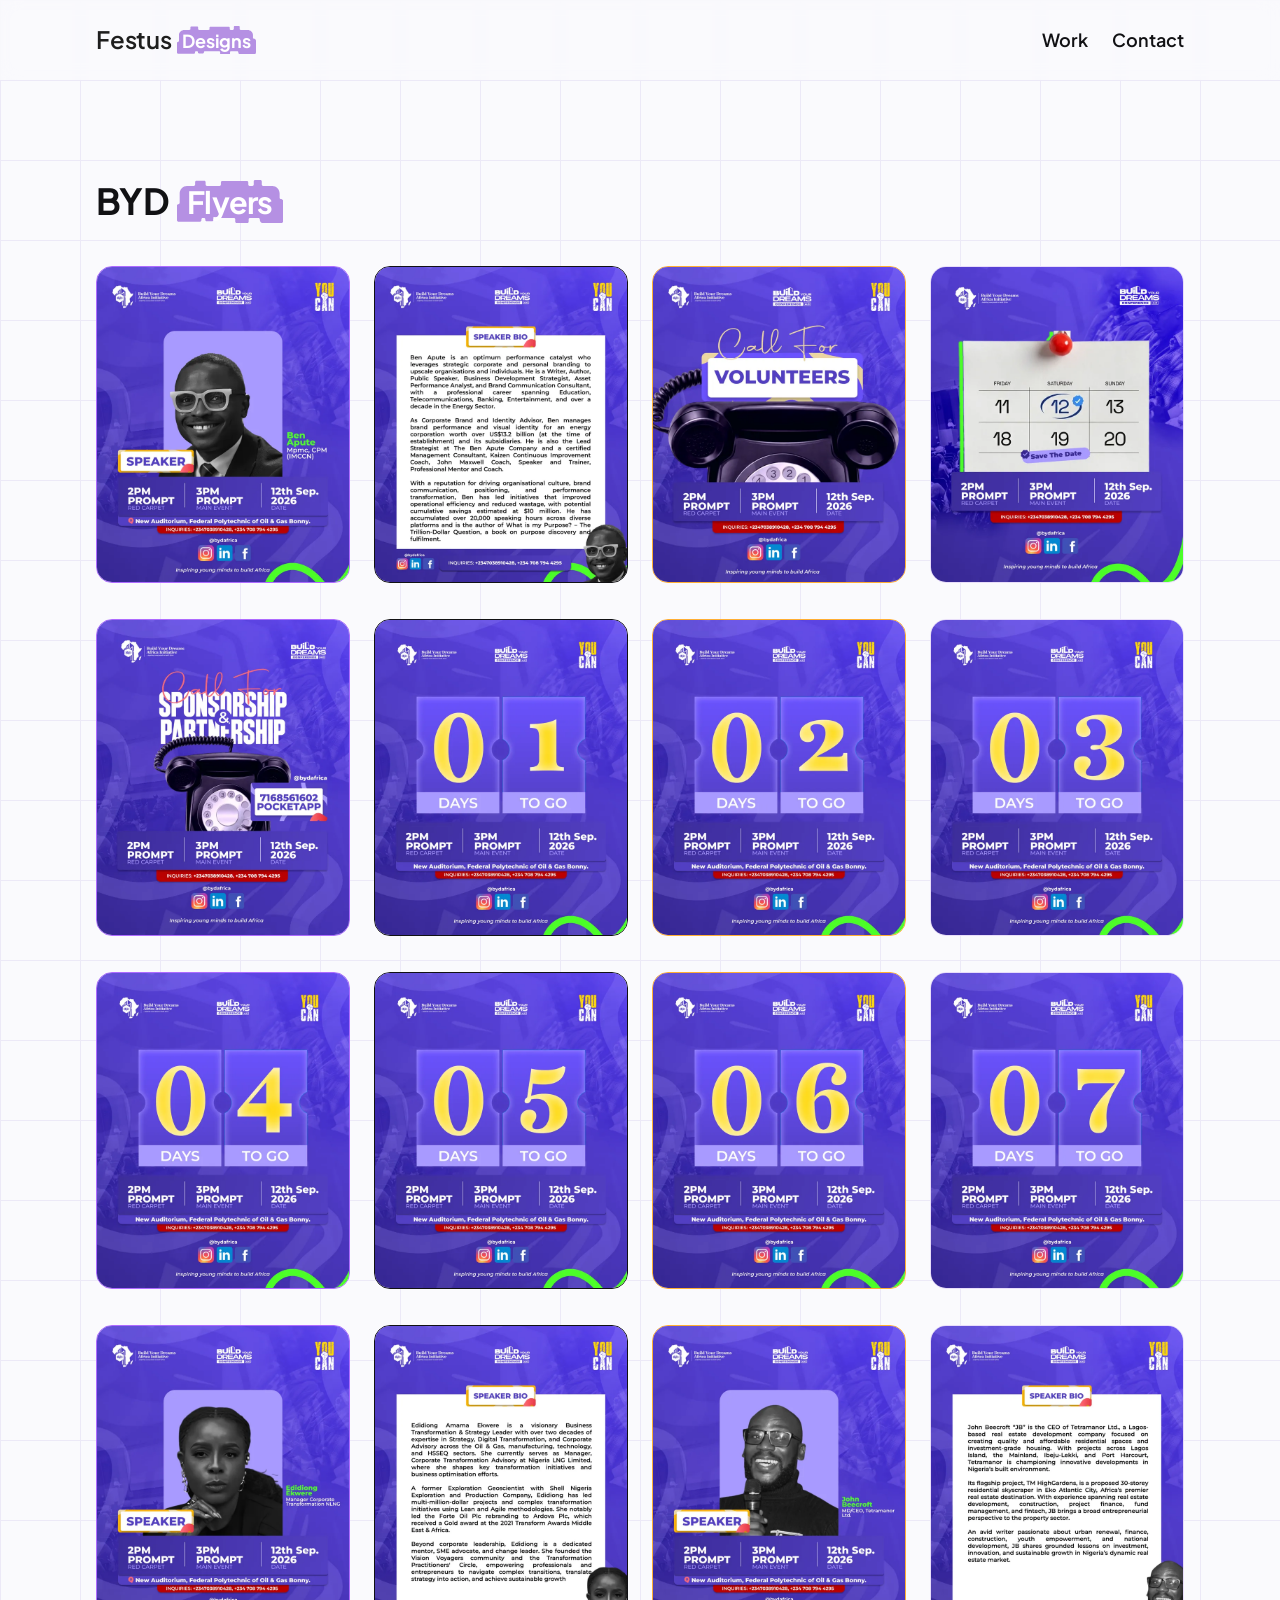
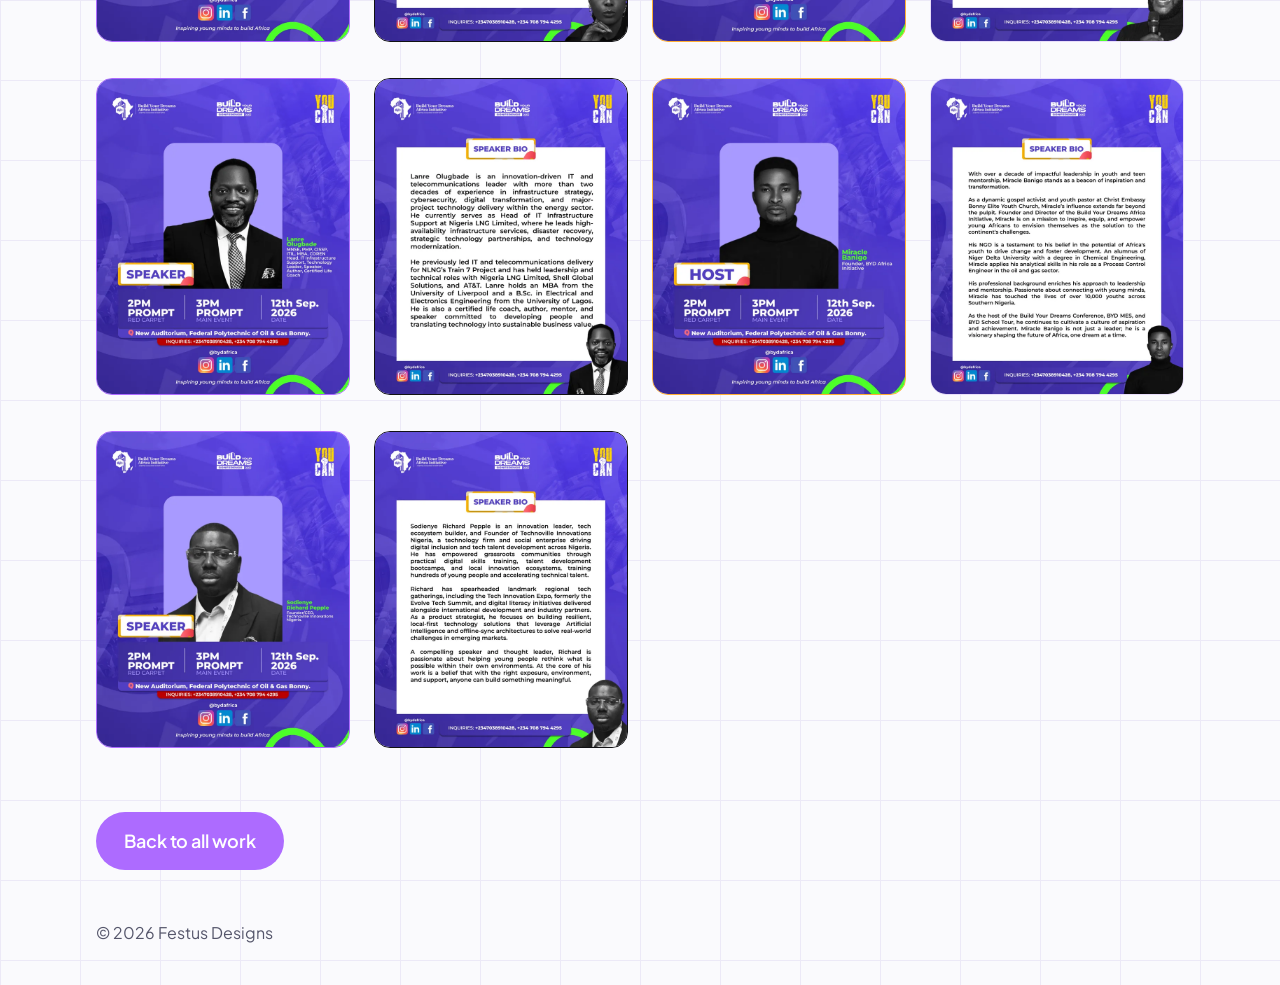
<file: festus-designs-portfolio/byd.html>
<!doctype html>
<html lang="en">
<head>
<meta charset="utf-8">
<meta name="viewport" content="width=device-width, initial-scale=1">
<title>BYD Conference flyers | Festus Designs</title>
<meta name="description" content="BYD Conference flyers by Festus Designs.">
<meta property="og:title" content="BYD Conference flyers | Festus Designs">
<meta property="og:description" content="BYD Conference flyers by Festus Designs.">
<meta property="og:type" content="website">
<meta property="og:image" content="assets/img/home/cover-byd.webp">
<meta name="theme-color" content="#fafafd">
<link rel="icon" href="assets/img/favicon.svg" type="image/svg+xml">
<link rel="preconnect" href="https://fonts.googleapis.com">
<link rel="preconnect" href="https://fonts.gstatic.com" crossorigin>
<link href="https://fonts.googleapis.com/css2?family=Plus+Jakarta+Sans:wght@400;500;600;700;800&family=Syne:wght@800&display=swap" rel="stylesheet">
<link rel="stylesheet" href="assets/css/style.css">
</head>
<body>
<header class="site-header"><div class="wrap"><a class="logo" href="index.html" aria-label="Festus Designs, home">Festus <span class="chip chip--logo">Designs</span></a>
<nav class="nav" aria-label="Main"><a href="index.html#work">Work</a><a href="index.html#contact">Contact</a></nav><button class="menu-btn" aria-expanded="false" aria-label="Menu"><span></span><span></span><span></span></button></div></header>
<main>
<section class="page-head"><div class="wrap"><h1>BYD <span class="chip chip--logo">Flyers</span></h1></div></section>
<section><div class="wrap"><div class="gallery">
<a class="tile" href="assets/img/byd/01.webp" data-lightbox><span class="tile__img"><img src="assets/img/byd/01-thumb.webp" width="720" height="900" alt="BYD Conference flyer 1" loading="lazy"></span></a>
<a class="tile" href="assets/img/byd/02.webp" data-lightbox><span class="tile__img"><img src="assets/img/byd/02-thumb.webp" width="720" height="900" alt="BYD Conference flyer 2" loading="lazy"></span></a>
<a class="tile" href="assets/img/byd/03.webp" data-lightbox><span class="tile__img"><img src="assets/img/byd/03-thumb.webp" width="720" height="900" alt="BYD Conference flyer 3" loading="lazy"></span></a>
<a class="tile" href="assets/img/byd/04.webp" data-lightbox><span class="tile__img"><img src="assets/img/byd/04-thumb.webp" width="720" height="900" alt="BYD Conference flyer 4" loading="lazy"></span></a>
<a class="tile" href="assets/img/byd/05.webp" data-lightbox><span class="tile__img"><img src="assets/img/byd/05-thumb.webp" width="720" height="900" alt="BYD Conference flyer 5" loading="lazy"></span></a>
<a class="tile" href="assets/img/byd/06.webp" data-lightbox><span class="tile__img"><img src="assets/img/byd/06-thumb.webp" width="720" height="900" alt="BYD Conference flyer 6" loading="lazy"></span></a>
<a class="tile" href="assets/img/byd/07.webp" data-lightbox><span class="tile__img"><img src="assets/img/byd/07-thumb.webp" width="720" height="900" alt="BYD Conference flyer 7" loading="lazy"></span></a>
<a class="tile" href="assets/img/byd/08.webp" data-lightbox><span class="tile__img"><img src="assets/img/byd/08-thumb.webp" width="720" height="900" alt="BYD Conference flyer 8" loading="lazy"></span></a>
<a class="tile" href="assets/img/byd/09.webp" data-lightbox><span class="tile__img"><img src="assets/img/byd/09-thumb.webp" width="720" height="900" alt="BYD Conference flyer 9" loading="lazy"></span></a>
<a class="tile" href="assets/img/byd/10.webp" data-lightbox><span class="tile__img"><img src="assets/img/byd/10-thumb.webp" width="720" height="900" alt="BYD Conference flyer 10" loading="lazy"></span></a>
<a class="tile" href="assets/img/byd/11.webp" data-lightbox><span class="tile__img"><img src="assets/img/byd/11-thumb.webp" width="720" height="900" alt="BYD Conference flyer 11" loading="lazy"></span></a>
<a class="tile" href="assets/img/byd/12.webp" data-lightbox><span class="tile__img"><img src="assets/img/byd/12-thumb.webp" width="720" height="900" alt="BYD Conference flyer 12" loading="lazy"></span></a>
<a class="tile" href="assets/img/byd/13.webp" data-lightbox><span class="tile__img"><img src="assets/img/byd/13-thumb.webp" width="720" height="900" alt="BYD Conference flyer 13" loading="lazy"></span></a>
<a class="tile" href="assets/img/byd/14.webp" data-lightbox><span class="tile__img"><img src="assets/img/byd/14-thumb.webp" width="720" height="900" alt="BYD Conference flyer 14" loading="lazy"></span></a>
<a class="tile" href="assets/img/byd/15.webp" data-lightbox><span class="tile__img"><img src="assets/img/byd/15-thumb.webp" width="720" height="900" alt="BYD Conference flyer 15" loading="lazy"></span></a>
<a class="tile" href="assets/img/byd/16.webp" data-lightbox><span class="tile__img"><img src="assets/img/byd/16-thumb.webp" width="720" height="900" alt="BYD Conference flyer 16" loading="lazy"></span></a>
<a class="tile" href="assets/img/byd/17.webp" data-lightbox><span class="tile__img"><img src="assets/img/byd/17-thumb.webp" width="720" height="900" alt="BYD Conference flyer 17" loading="lazy"></span></a>
<a class="tile" href="assets/img/byd/18.webp" data-lightbox><span class="tile__img"><img src="assets/img/byd/18-thumb.webp" width="720" height="900" alt="BYD Conference flyer 18" loading="lazy"></span></a>
<a class="tile" href="assets/img/byd/19.webp" data-lightbox><span class="tile__img"><img src="assets/img/byd/19-thumb.webp" width="720" height="900" alt="BYD Conference flyer 19" loading="lazy"></span></a>
<a class="tile" href="assets/img/byd/20.webp" data-lightbox><span class="tile__img"><img src="assets/img/byd/20-thumb.webp" width="720" height="900" alt="BYD Conference flyer 20" loading="lazy"></span></a>
<a class="tile" href="assets/img/byd/21.webp" data-lightbox><span class="tile__img"><img src="assets/img/byd/21-thumb.webp" width="720" height="900" alt="BYD Conference flyer 21" loading="lazy"></span></a>
<a class="tile" href="assets/img/byd/22.webp" data-lightbox><span class="tile__img"><img src="assets/img/byd/22-thumb.webp" width="720" height="900" alt="BYD Conference flyer 22" loading="lazy"></span></a>
</div></div></section>
<div class="page-foot"><div class="wrap"><a class="btn btn--primary" href="index.html#work">Back to all work</a></div></div>
</main>
<footer class="site-footer"><div class="wrap">&copy; 2026 Festus Designs</div></footer>
<script src="assets/js/main.js"></script>
</body>
</html>
</file>
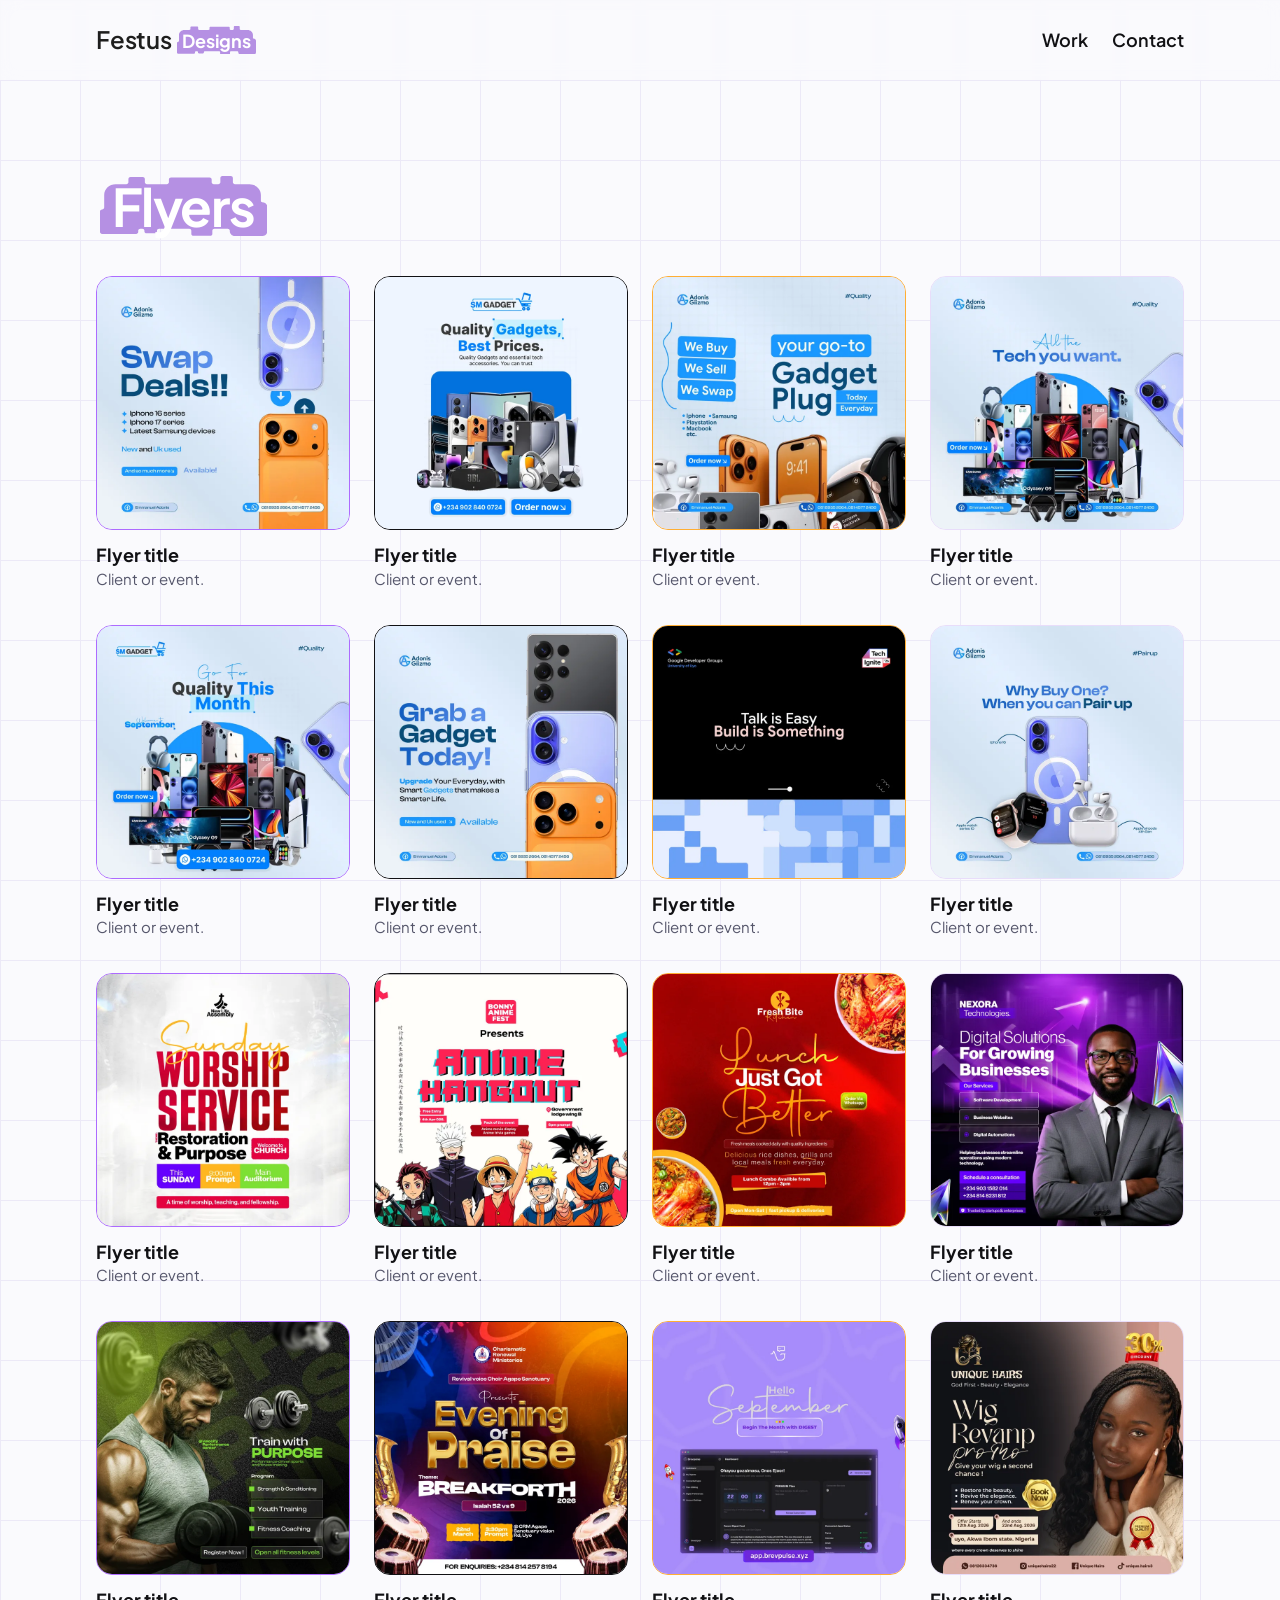
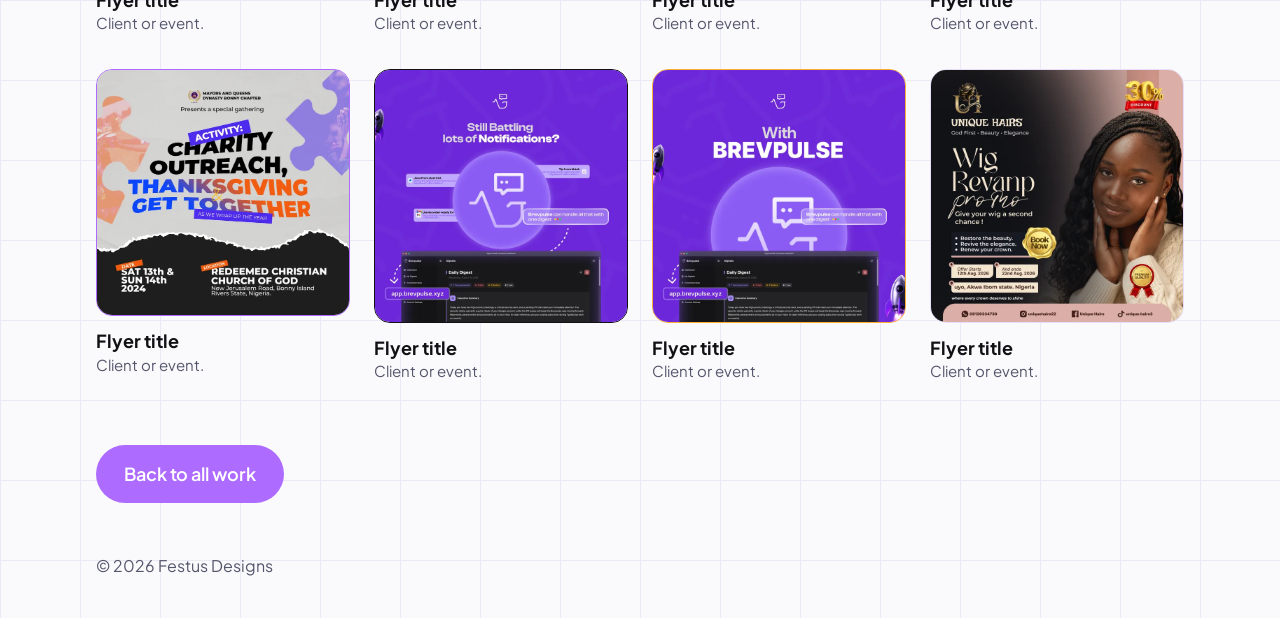
<file: festus-designs-portfolio/flyers.html>
<!doctype html>
<html lang="en">
<head>
<meta charset="utf-8">
<meta name="viewport" content="width=device-width, initial-scale=1">
<title>Flyers | Festus Designs</title>
<meta name="description" content="Flyers by Festus Designs.">
<meta property="og:title" content="Flyers | Festus Designs">
<meta property="og:description" content="Flyers by Festus Designs.">
<meta property="og:type" content="website">
<meta property="og:image" content="assets/img/home/cover-byd.webp">
<meta name="theme-color" content="#fafafd">
<link rel="icon" href="assets/img/favicon.svg" type="image/svg+xml">
<link rel="preconnect" href="https://fonts.googleapis.com">
<link rel="preconnect" href="https://fonts.gstatic.com" crossorigin>
<link href="https://fonts.googleapis.com/css2?family=Plus+Jakarta+Sans:wght@400;500;600;700;800&family=Syne:wght@800&display=swap" rel="stylesheet">
<link rel="stylesheet" href="assets/css/style.css">
</head>
<body>
<header class="site-header"><div class="wrap"><a class="logo" href="index.html" aria-label="Festus Designs, home">Festus <span class="chip chip--logo">Designs</span></a>
<nav class="nav" aria-label="Main"><a href="index.html#work">Work</a><a href="index.html#contact">Contact</a></nav><button class="menu-btn" aria-expanded="false" aria-label="Menu"><span></span><span></span><span></span></button></div></header>
<main>
<section class="page-head page-head--big"><div class="wrap"><h1><span class="chip chip--logo">Flyers</span></h1></div></section>
<section><div class="wrap"><div class="gallery">
<a class="tile" href="assets/img/flyers/01.webp" data-lightbox><span class="tile__img"><img src="assets/img/flyers/01-thumb.webp" width="720" height="720" alt="Flyer 1" loading="lazy"></span><span class="tile__title">Flyer title</span><span class="tile__meta">Client or event.</span></a>
<a class="tile" href="assets/img/flyers/02.webp" data-lightbox><span class="tile__img"><img src="assets/img/flyers/02-thumb.webp" width="720" height="720" alt="Flyer 2" loading="lazy"></span><span class="tile__title">Flyer title</span><span class="tile__meta">Client or event.</span></a>
<a class="tile" href="assets/img/flyers/03.webp" data-lightbox><span class="tile__img"><img src="assets/img/flyers/03-thumb.webp" width="720" height="720" alt="Flyer 3" loading="lazy"></span><span class="tile__title">Flyer title</span><span class="tile__meta">Client or event.</span></a>
<a class="tile" href="assets/img/flyers/04.webp" data-lightbox><span class="tile__img"><img src="assets/img/flyers/04-thumb.webp" width="720" height="720" alt="Flyer 4" loading="lazy"></span><span class="tile__title">Flyer title</span><span class="tile__meta">Client or event.</span></a>
<a class="tile" href="assets/img/flyers/05.webp" data-lightbox><span class="tile__img"><img src="assets/img/flyers/05-thumb.webp" width="720" height="720" alt="Flyer 5" loading="lazy"></span><span class="tile__title">Flyer title</span><span class="tile__meta">Client or event.</span></a>
<a class="tile" href="assets/img/flyers/06.webp" data-lightbox><span class="tile__img"><img src="assets/img/flyers/06-thumb.webp" width="720" height="720" alt="Flyer 6" loading="lazy"></span><span class="tile__title">Flyer title</span><span class="tile__meta">Client or event.</span></a>
<a class="tile" href="assets/img/flyers/07.webp" data-lightbox><span class="tile__img"><img src="assets/img/flyers/07-thumb.webp" width="720" height="720" alt="Flyer 7" loading="lazy"></span><span class="tile__title">Flyer title</span><span class="tile__meta">Client or event.</span></a>
<a class="tile" href="assets/img/flyers/08.webp" data-lightbox><span class="tile__img"><img src="assets/img/flyers/08-thumb.webp" width="720" height="720" alt="Flyer 8" loading="lazy"></span><span class="tile__title">Flyer title</span><span class="tile__meta">Client or event.</span></a>
<a class="tile" href="assets/img/flyers/09.webp" data-lightbox><span class="tile__img"><img src="assets/img/flyers/09-thumb.webp" width="720" height="720" alt="Flyer 9" loading="lazy"></span><span class="tile__title">Flyer title</span><span class="tile__meta">Client or event.</span></a>
<a class="tile" href="assets/img/flyers/10.webp" data-lightbox><span class="tile__img"><img src="assets/img/flyers/10-thumb.webp" width="720" height="720" alt="Flyer 10" loading="lazy"></span><span class="tile__title">Flyer title</span><span class="tile__meta">Client or event.</span></a>
<a class="tile" href="assets/img/flyers/11.webp" data-lightbox><span class="tile__img"><img src="assets/img/flyers/11-thumb.webp" width="720" height="720" alt="Flyer 11" loading="lazy"></span><span class="tile__title">Flyer title</span><span class="tile__meta">Client or event.</span></a>
<a class="tile" href="assets/img/flyers/12.webp" data-lightbox><span class="tile__img"><img src="assets/img/flyers/12-thumb.webp" width="720" height="720" alt="Flyer 12" loading="lazy"></span><span class="tile__title">Flyer title</span><span class="tile__meta">Client or event.</span></a>
<a class="tile" href="assets/img/flyers/13.webp" data-lightbox><span class="tile__img"><img src="assets/img/flyers/13-thumb.webp" width="720" height="720" alt="Flyer 13" loading="lazy"></span><span class="tile__title">Flyer title</span><span class="tile__meta">Client or event.</span></a>
<a class="tile" href="assets/img/flyers/14.webp" data-lightbox><span class="tile__img"><img src="assets/img/flyers/14-thumb.webp" width="720" height="720" alt="Flyer 14" loading="lazy"></span><span class="tile__title">Flyer title</span><span class="tile__meta">Client or event.</span></a>
<a class="tile" href="assets/img/flyers/15.webp" data-lightbox><span class="tile__img"><img src="assets/img/flyers/15-thumb.webp" width="720" height="720" alt="Flyer 15" loading="lazy"></span><span class="tile__title">Flyer title</span><span class="tile__meta">Client or event.</span></a>
<a class="tile" href="assets/img/flyers/16.webp" data-lightbox><span class="tile__img"><img src="assets/img/flyers/16-thumb.webp" width="720" height="720" alt="Flyer 16" loading="lazy"></span><span class="tile__title">Flyer title</span><span class="tile__meta">Client or event.</span></a>
<a class="tile" href="assets/img/flyers/17.webp" data-lightbox><span class="tile__img"><img src="assets/img/flyers/17-thumb.webp" width="720" height="701" alt="Flyer 17" loading="lazy"></span><span class="tile__title">Flyer title</span><span class="tile__meta">Client or event.</span></a>
<a class="tile" href="assets/img/flyers/18.webp" data-lightbox><span class="tile__img"><img src="assets/img/flyers/18-thumb.webp" width="720" height="720" alt="Flyer 18" loading="lazy"></span><span class="tile__title">Flyer title</span><span class="tile__meta">Client or event.</span></a>
<a class="tile" href="assets/img/flyers/19.webp" data-lightbox><span class="tile__img"><img src="assets/img/flyers/19-thumb.webp" width="720" height="720" alt="Flyer 19" loading="lazy"></span><span class="tile__title">Flyer title</span><span class="tile__meta">Client or event.</span></a>
<a class="tile" href="assets/img/flyers/20.webp" data-lightbox><span class="tile__img"><img src="assets/img/flyers/20-thumb.webp" width="720" height="720" alt="Flyer 20" loading="lazy"></span><span class="tile__title">Flyer title</span><span class="tile__meta">Client or event.</span></a>
</div></div></section>
<div class="page-foot"><div class="wrap"><a class="btn btn--primary" href="index.html#work">Back to all work</a></div></div>
</main>
<footer class="site-footer"><div class="wrap">&copy; 2026 Festus Designs</div></footer>
<script src="assets/js/main.js"></script>
</body>
</html>
</file>
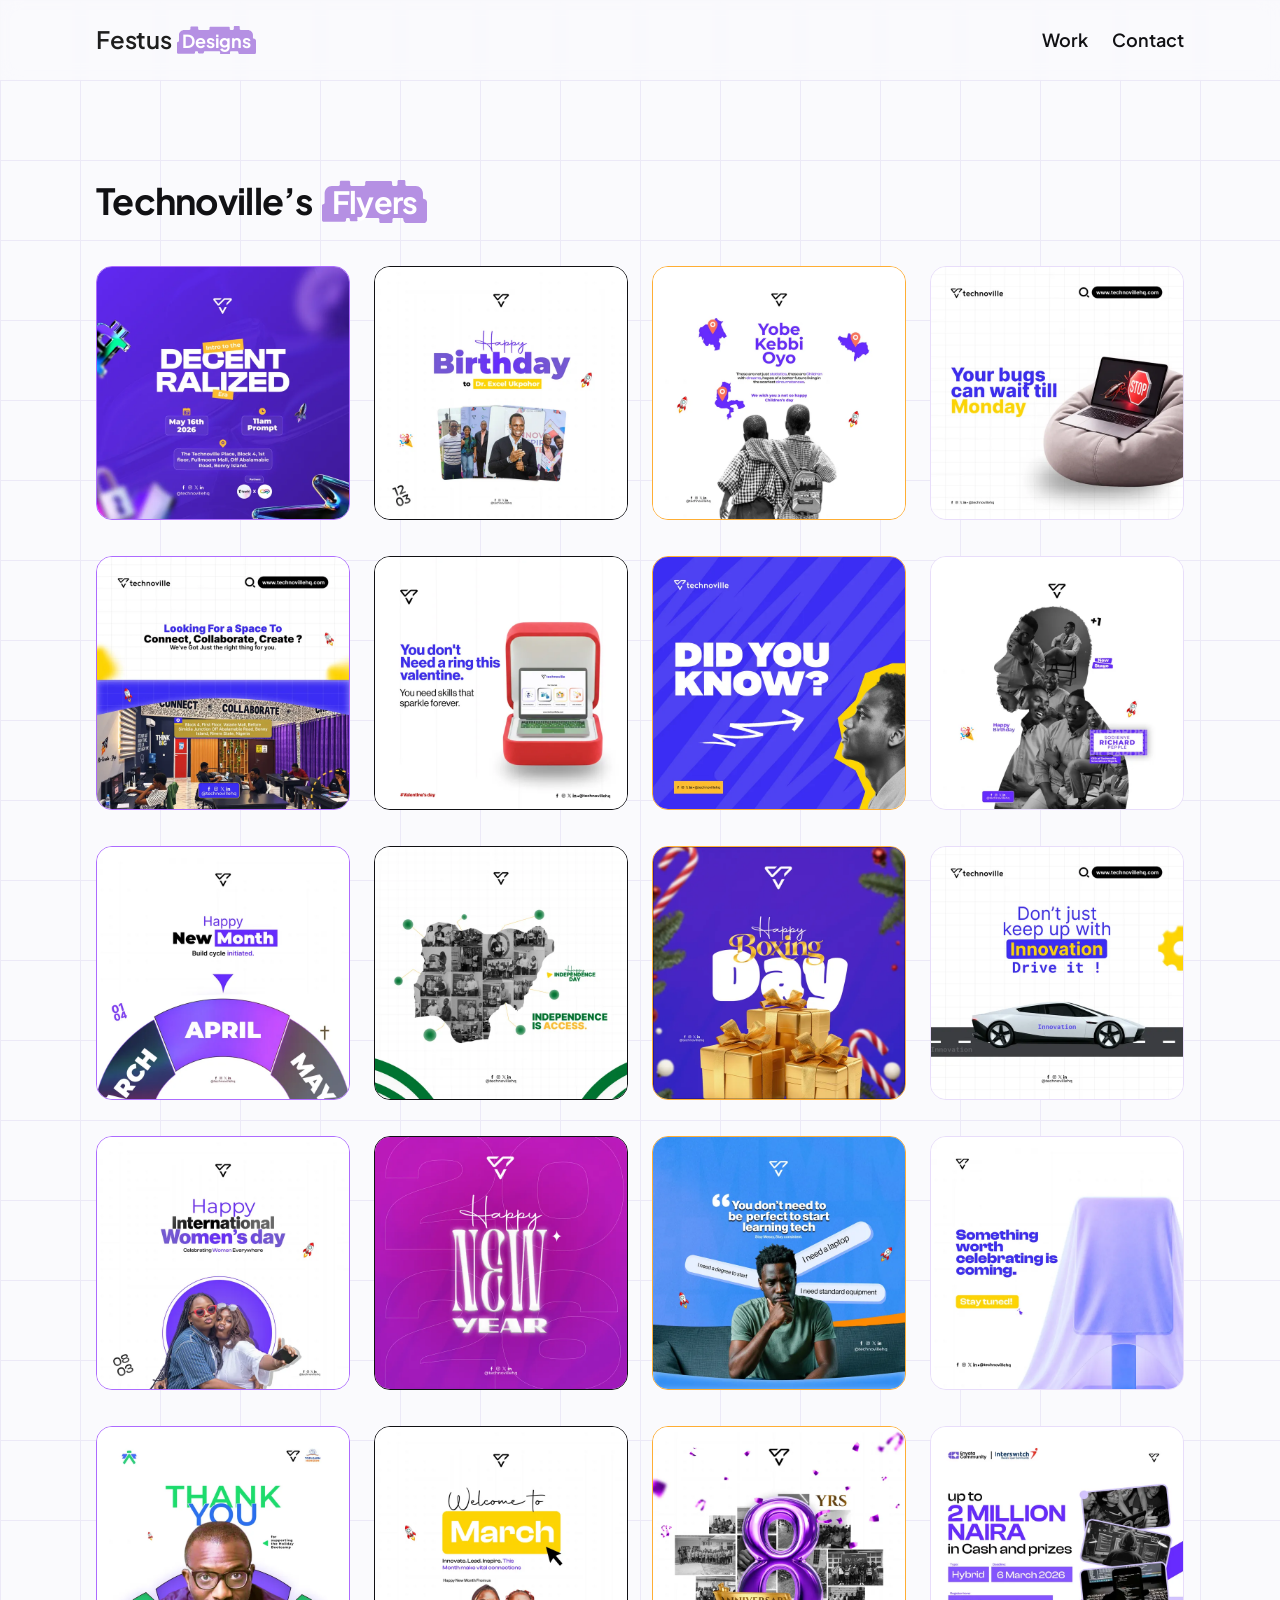
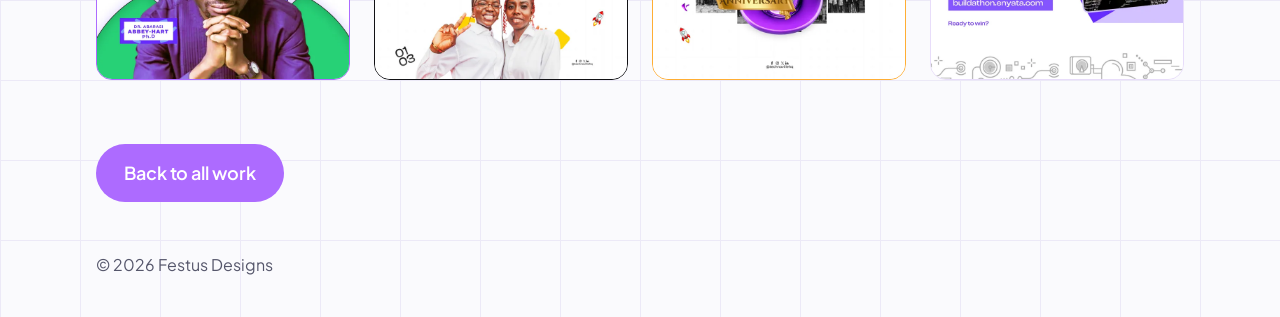
<file: festus-designs-portfolio/technoville.html>
<!doctype html>
<html lang="en">
<head>
<meta charset="utf-8">
<meta name="viewport" content="width=device-width, initial-scale=1">
<title>Technoville flyers | Festus Designs</title>
<meta name="description" content="Technoville flyers by Festus Designs.">
<meta property="og:title" content="Technoville flyers | Festus Designs">
<meta property="og:description" content="Technoville flyers by Festus Designs.">
<meta property="og:type" content="website">
<meta property="og:image" content="assets/img/home/cover-byd.webp">
<meta name="theme-color" content="#fafafd">
<link rel="icon" href="assets/img/favicon.svg" type="image/svg+xml">
<link rel="preconnect" href="https://fonts.googleapis.com">
<link rel="preconnect" href="https://fonts.gstatic.com" crossorigin>
<link href="https://fonts.googleapis.com/css2?family=Plus+Jakarta+Sans:wght@400;500;600;700;800&family=Syne:wght@800&display=swap" rel="stylesheet">
<link rel="stylesheet" href="assets/css/style.css">
</head>
<body>
<header class="site-header"><div class="wrap"><a class="logo" href="index.html" aria-label="Festus Designs, home">Festus <span class="chip chip--logo">Designs</span></a>
<nav class="nav" aria-label="Main"><a href="index.html#work">Work</a><a href="index.html#contact">Contact</a></nav><button class="menu-btn" aria-expanded="false" aria-label="Menu"><span></span><span></span><span></span></button></div></header>
<main>
<section class="page-head"><div class="wrap"><h1>Technoville&rsquo;s <span class="chip chip--logo">Flyers</span></h1></div></section>
<section><div class="wrap"><div class="gallery">
<a class="tile" href="assets/img/technoville/01.webp" data-lightbox><span class="tile__img"><img src="assets/img/technoville/01-thumb.webp" width="720" height="720" alt="Technoville flyer 1" loading="lazy"></span></a>
<a class="tile" href="assets/img/technoville/02.webp" data-lightbox><span class="tile__img"><img src="assets/img/technoville/02-thumb.webp" width="720" height="720" alt="Technoville flyer 2" loading="lazy"></span></a>
<a class="tile" href="assets/img/technoville/03.webp" data-lightbox><span class="tile__img"><img src="assets/img/technoville/03-thumb.webp" width="720" height="720" alt="Technoville flyer 3" loading="lazy"></span></a>
<a class="tile" href="assets/img/technoville/04.webp" data-lightbox><span class="tile__img"><img src="assets/img/technoville/04-thumb.webp" width="720" height="720" alt="Technoville flyer 4" loading="lazy"></span></a>
<a class="tile" href="assets/img/technoville/05.webp" data-lightbox><span class="tile__img"><img src="assets/img/technoville/05-thumb.webp" width="720" height="720" alt="Technoville flyer 5" loading="lazy"></span></a>
<a class="tile" href="assets/img/technoville/06.webp" data-lightbox><span class="tile__img"><img src="assets/img/technoville/06-thumb.webp" width="720" height="720" alt="Technoville flyer 6" loading="lazy"></span></a>
<a class="tile" href="assets/img/technoville/07.webp" data-lightbox><span class="tile__img"><img src="assets/img/technoville/07-thumb.webp" width="720" height="720" alt="Technoville flyer 7" loading="lazy"></span></a>
<a class="tile" href="assets/img/technoville/08.webp" data-lightbox><span class="tile__img"><img src="assets/img/technoville/08-thumb.webp" width="720" height="720" alt="Technoville flyer 8" loading="lazy"></span></a>
<a class="tile" href="assets/img/technoville/09.webp" data-lightbox><span class="tile__img"><img src="assets/img/technoville/09-thumb.webp" width="720" height="720" alt="Technoville flyer 9" loading="lazy"></span></a>
<a class="tile" href="assets/img/technoville/10.webp" data-lightbox><span class="tile__img"><img src="assets/img/technoville/10-thumb.webp" width="720" height="720" alt="Technoville flyer 10" loading="lazy"></span></a>
<a class="tile" href="assets/img/technoville/11.webp" data-lightbox><span class="tile__img"><img src="assets/img/technoville/11-thumb.webp" width="720" height="720" alt="Technoville flyer 11" loading="lazy"></span></a>
<a class="tile" href="assets/img/technoville/12.webp" data-lightbox><span class="tile__img"><img src="assets/img/technoville/12-thumb.webp" width="720" height="720" alt="Technoville flyer 12" loading="lazy"></span></a>
<a class="tile" href="assets/img/technoville/13.webp" data-lightbox><span class="tile__img"><img src="assets/img/technoville/13-thumb.webp" width="720" height="720" alt="Technoville flyer 13" loading="lazy"></span></a>
<a class="tile" href="assets/img/technoville/14.webp" data-lightbox><span class="tile__img"><img src="assets/img/technoville/14-thumb.webp" width="720" height="720" alt="Technoville flyer 14" loading="lazy"></span></a>
<a class="tile" href="assets/img/technoville/15.webp" data-lightbox><span class="tile__img"><img src="assets/img/technoville/15-thumb.webp" width="720" height="720" alt="Technoville flyer 15" loading="lazy"></span></a>
<a class="tile" href="assets/img/technoville/16.webp" data-lightbox><span class="tile__img"><img src="assets/img/technoville/16-thumb.webp" width="720" height="720" alt="Technoville flyer 16" loading="lazy"></span></a>
<a class="tile" href="assets/img/technoville/17.webp" data-lightbox><span class="tile__img"><img src="assets/img/technoville/17-thumb.webp" width="720" height="720" alt="Technoville flyer 17" loading="lazy"></span></a>
<a class="tile" href="assets/img/technoville/18.webp" data-lightbox><span class="tile__img"><img src="assets/img/technoville/18-thumb.webp" width="720" height="720" alt="Technoville flyer 18" loading="lazy"></span></a>
<a class="tile" href="assets/img/technoville/19.webp" data-lightbox><span class="tile__img"><img src="assets/img/technoville/19-thumb.webp" width="720" height="720" alt="Technoville flyer 19" loading="lazy"></span></a>
<a class="tile" href="assets/img/technoville/20.webp" data-lightbox><span class="tile__img"><img src="assets/img/technoville/20-thumb.webp" width="720" height="720" alt="Technoville flyer 20" loading="lazy"></span></a>
</div></div></section>
<div class="page-foot"><div class="wrap"><a class="btn btn--primary" href="index.html#work">Back to all work</a></div></div>
</main>
<footer class="site-footer"><div class="wrap">&copy; 2026 Festus Designs</div></footer>
<script src="assets/js/main.js"></script>
</body>
</html>
</file>
<file: assets/css/style.css>
/* ==========================================================================
   Festus Designs — portfolio
   Tokens are lifted from the Figma designs.
   ========================================================================== */
:root {
  --ink: #111114;
  --muted: #55566b;
  --primary: #ad6bff;
  --chip: #b590e3;
  --orange: #ffae34;
  --lavender: #e8ddfa;
  --bg: #fafafd;
  --grid: #ece9f7;
  --font: "Plus Jakarta Sans", "Inter", system-ui, -apple-system, "Segoe UI", Roboto, sans-serif;
  --wrap: 1088px;
  --gutter: clamp(20px, 7.5vw, 96px);
}

*,
*::before,
*::after { box-sizing: border-box; }

html { scroll-behavior: smooth; scroll-padding-top: 88px; }

body {
  margin: 0;
  font-family: var(--font);
  color: var(--ink);
  background-color: var(--bg);
  /* the 80px grid from the artboards, centred on the 1280 layout */
  background-image:
    linear-gradient(to right, var(--grid) 1px, transparent 1px),
    linear-gradient(to bottom, var(--grid) 1px, transparent 1px);
  background-size: 80px 80px;
  background-position: calc(50% + 40px) 0, 0 0;
  -webkit-font-smoothing: antialiased;
  line-height: 1.4;
}

img { max-width: 100%; display: block; }
a { color: inherit; text-decoration: none; }
h1, h2, h3, p { margin: 0; }

:focus-visible { outline: 3px solid var(--primary); outline-offset: 3px; border-radius: 6px; }

.wrap { width: min(100% - 2 * var(--gutter), var(--wrap)); margin-inline: auto; }

.sr-only {
  position: absolute; width: 1px; height: 1px; overflow: hidden;
  clip: rect(0 0 0 0); white-space: nowrap;
}

/* --- Lego-brick highlight chips (shapes come from the design files) ------- */
.chip {
  display: inline-block;
  color: #fff;
  font-weight: 800;
  background-repeat: no-repeat;
  background-size: 100% 100%;
  padding: 0.22em 0.32em 0.18em;
  margin-left: 0.08em;
  line-height: 1;
}
.chip--logo   { background-image: url(../img/home/chip-logo.svg); }
.chip--work   { background-image: url(../img/home/chip-work.svg); }
.chip--do     { background-image: url(../img/home/chip-do.svg); }
.chip--collab { background-image: url(../img/home/chip-collab.svg); }

/* --- Header --------------------------------------------------------------- */
.site-header {
  position: sticky; top: 0; z-index: 30;
  background: rgba(250, 250, 253, 0.86);
  backdrop-filter: blur(10px);
  -webkit-backdrop-filter: blur(10px);
}
.site-header .wrap {
  height: 80px; display: flex; align-items: center; justify-content: space-between; gap: 24px;
}
.logo { font-size: 24px; font-weight: 600; letter-spacing: -0.01em; display: inline-flex; align-items: center; gap: 4px; color: #1e1e1e; }
.logo .chip { font-size: 18px; font-weight: 700; padding: 0.3em 0.3em 0.22em; }

.nav { display: flex; gap: 24px; font-size: 18px; font-weight: 600; }
.nav a { padding: 6px 0; }
.nav a:hover { color: var(--primary); }
.nav--hero { position: absolute; left: 50%; transform: translateX(-50%); }

.cta-link {
  font-size: 18px; font-weight: 600; padding-bottom: 4px;
  border-bottom: 2px solid var(--primary); white-space: nowrap;
}
.cta-link:hover { color: var(--primary); }

.menu-btn {
  display: none; background: none; border: 0; padding: 10px; margin-right: -10px; cursor: pointer; color: inherit;
}
.menu-btn span { display: block; width: 24px; height: 2px; background: currentColor; margin: 5px 0; border-radius: 2px; transition: transform .25s, opacity .25s; }
.menu-btn[aria-expanded="true"] span:nth-child(1) { transform: translateY(7px) rotate(45deg); }
.menu-btn[aria-expanded="true"] span:nth-child(2) { opacity: 0; }
.menu-btn[aria-expanded="true"] span:nth-child(3) { transform: translateY(-7px) rotate(-45deg); }

/* --- Buttons -------------------------------------------------------------- */
.btn {
  display: inline-flex; align-items: center; justify-content: center;
  height: 58px; padding: 0 26px; border-radius: 999px;
  font: 600 18px/1 var(--font); letter-spacing: -0.005em;
  border: 2px solid transparent; cursor: pointer;
  transition: transform .2s ease, background-color .2s ease, color .2s ease, box-shadow .2s ease;
}
.btn--primary { background: var(--primary); color: #fff; }
.btn--primary:hover { background: #9b52f5; transform: translateY(-2px); box-shadow: 0 10px 24px -10px rgba(173, 107, 255, .8); }
.btn--ghost { border-color: var(--ink); color: var(--ink); background: transparent; }
.btn--ghost:hover { background: var(--ink); color: #fff; transform: translateY(-2px); }
.btn--outline { border-color: var(--primary); color: var(--primary); background: transparent; }
.btn--outline:hover { background: var(--primary); color: #fff; transform: translateY(-2px); }

/* --- Hero ----------------------------------------------------------------- */
.hero { position: relative; border-bottom: 2px solid var(--ink); }
.hero .wrap { position: relative; min-height: 624px; padding-top: 44px; padding-bottom: 76px; }

.hero__rail {
  position: absolute; left: -64px; top: 36px; bottom: 28px; width: 20px;
  display: flex; flex-direction: column; align-items: center; justify-content: space-between; gap: 14px;
  font-size: 14px; color: var(--muted);
}
.hero__rail span { writing-mode: vertical-rl; transform: rotate(180deg); white-space: nowrap; }
.hero__rail i { flex: 1; width: 1px; background: #cfc6ee; }

.hero__copy { position: relative; z-index: 2; max-width: 560px; }
.stats { display: flex; gap: 40px; }
.stat strong { display: block; font-size: 32px; font-weight: 700; line-height: 1.1; }
.stat span { font-size: 14px; color: var(--muted); }

.hello {
  margin-top: 62px;
  font-size: clamp(96px, 15vw, 168px); font-weight: 800; line-height: .8; letter-spacing: -0.045em;
  display: flex; align-items: baseline;
}
.hello .o {
  color: var(--primary); margin-left: -0.13em; position: relative; z-index: -1;
}
.hero__name { margin-top: 38px; font-size: 20px; font-weight: 700; }
.hero__bio { margin-top: 6px; font-size: 18px; color: var(--muted); max-width: 31ch; line-height: 1.12; }
.hero__actions { margin-top: 56px; display: flex; gap: 12px; flex-wrap: wrap; }

.hero__portrait {
  position: absolute; right: -10px; bottom: 0; width: min(481px, 46%); z-index: 1;
}
.hero__portrait img { width: 100%; height: auto; }
.hero__portrait .outline { position: absolute; inset: 0; }
.outline--l { filter: drop-shadow(-8px -5px 0 var(--chip)); clip-path: inset(-30px 50% 43% -30px); }
.outline--r { filter: drop-shadow(8px -5px 0 var(--orange)); clip-path: inset(-30px -30px 43% 50%); }
.hero__portrait .main { position: relative; }

.hey { position: absolute; top: 74px; left: 51%; font-size: 12px; font-weight: 800; letter-spacing: .06em; z-index: 3; font-family: "Syne", var(--font); }

.tags { position: absolute; right: 10px; bottom: 90px; z-index: 3; display: grid; gap: 6px; }
.tags li {
  list-style: none; width: 157px; height: 34px; display: flex; align-items: center; padding-left: 17px;
  color: #fff; font-size: 14px; font-weight: 600;
}
.tags li:nth-child(1) { background: #b590e3; }
.tags li:nth-child(2) { background: #b27fef; }
.tags li:nth-child(3) { background: #ad6bff; }
.tags li:nth-child(4) { background: #a55aff; }
.tags { margin: 0; padding: 0; }

/* --- Sections ------------------------------------------------------------- */
.section { padding-top: 76px; }
.section-title { font-size: clamp(36px, 5vw, 48px); font-weight: 600; letter-spacing: -0.02em; line-height: 1.1; display: flex; align-items: center; gap: 4px; flex-wrap: wrap; }
.section-title .chip { font-size: inherit; }
.group-title { margin-top: 32px; font-size: 24px; font-weight: 600; letter-spacing: -0.01em; }

.cards { margin-top: 24px; display: grid; grid-template-columns: repeat(3, 1fr); gap: 24px; }
.card { display: block; text-align: left; background: none; border: 0; padding: 0; font: inherit; color: inherit; cursor: pointer; }
.card__media {
  display: block; position: relative; aspect-ratio: 347 / 260; border-radius: 18px; overflow: hidden;
  border: 2px solid var(--c, var(--primary)); background: #fff;
  transition: transform .3s cubic-bezier(.2,.7,.2,1), box-shadow .3s;
}
.card__media img { width: 100%; height: 100%; object-fit: cover; }
.card:hover .card__media, .card:focus-visible .card__media { transform: translateY(-5px); box-shadow: 0 18px 30px -18px rgba(17,17,20,.45); }
.card__title { display: block; margin-top: 14px; font-size: 20px; font-weight: 700; letter-spacing: -0.01em; }
.card__desc { display: block; margin-top: 2px; font-size: 16px; color: var(--muted); }
.card__desc b { display: block; margin-top: 2px; color: #4a4a62; font-weight: 700; }

.actions { margin-top: 24px; display: flex; gap: 12px; flex-wrap: wrap; }
.actions .btn { height: 58px; }

/* UI/UX cards: solid colour blocks (replace with real covers in projects.js) */
.card--ui .card__media { border: 0; border-radius: 20px; background: var(--tone); display: grid; place-items: center; }
.shape { width: 34%; aspect-ratio: 1; background: var(--shape); }
.shape--circle { border-radius: 50%; }
.shape--square { border-radius: 12px; }
.shape--leaf { border-radius: 100% 0 100% 0; }
.play-badge {
  position: absolute; right: 14px; bottom: 14px; display: inline-flex; align-items: center; gap: 8px;
  height: 34px; padding: 0 14px 0 10px; border-radius: 999px; background: rgba(17,17,20,.86); color: #fff;
  font-size: 13px; font-weight: 600;
}
.play-badge::before { content: ""; border-left: 9px solid #fff; border-block: 6px solid transparent; margin-left: 2px; }
.card--ui:hover .card__media { transform: translateY(-5px) scale(1.01); }

.illus { margin-top: 24px; display: grid; grid-template-columns: repeat(2, 1fr); gap: 24px; }
.illus figure { margin: 0; }
.illus img { width: 100%; aspect-ratio: 532 / 399; object-fit: cover; border-radius: 20px; }
.illus figcaption b { display: block; margin-top: 14px; font-size: 20px; font-weight: 700; }
.illus figcaption span { color: var(--muted); }

.rule { border: 0; border-top: 2px solid var(--ink); margin: 76px 0 0; }

.skills { margin-top: 28px; display: grid; grid-template-columns: repeat(2, 1fr); gap: 30px 60px; }
.skills h3 { font-size: 20px; font-weight: 700; }
.skills p { margin-top: 6px; font-size: 16px; color: var(--muted); max-width: 44ch; line-height: 1.5; }

/* --- Contact -------------------------------------------------------------- */
.contact { position: relative; overflow: hidden; margin-top: 90px; background: var(--ink); color: #fff; }
.contact .wrap { position: relative; z-index: 2; padding-block: 100px 76px; }
.contact .eyebrow { font: 800 14px/1 "Syne", var(--font); color: var(--orange); letter-spacing: .05em; }
.contact h2 { margin-top: 10px; font-size: clamp(48px, 8vw, 88px); font-weight: 700; letter-spacing: -0.035em; line-height: 1; display: flex; align-items: center; flex-wrap: wrap; gap: 0 4px; }
.contact h2 .chip { font-size: inherit; padding: 0.04em 0.14em 0.1em; margin-left: 0.04em; }
.socials { margin-top: 32px; display: flex; align-items: center; gap: 12px; flex-wrap: wrap; }
.socials__pill { display: inline-flex; align-items: center; gap: 14px; padding: 0 22px; height: 69px; border-radius: 20px; background: var(--chip); position: relative; }
.socials__pill a { display: grid; place-items: center; width: 40px; height: 40px; color: #fff; border-radius: 12px; transition: transform .2s, background .2s; }
.socials__pill a:hover { transform: translateY(-3px); background: rgba(255,255,255,.2); }
.socials__pill svg { width: 28px; height: 28px; }
.socials__handle { font-size: clamp(34px, 6vw, 68px); font-weight: 700; letter-spacing: -0.035em; line-height: 1; }
.deco { position: absolute; z-index: 1; pointer-events: none; }
.deco--top { right: -105px; top: -60px; width: 338px; }
.deco--bottom { right: -29px; bottom: -64px; width: 347px; }

.site-footer { padding: 28px 0 40px; font-size: 16px; color: var(--muted); }

/* --- Gallery pages -------------------------------------------------------- */
.page-head { padding: 96px 0 40px; }
.page-head h1 { font-size: clamp(30px, 4.4vw, 36px); font-weight: 700; letter-spacing: -0.02em; display: flex; align-items: center; gap: 6px; flex-wrap: wrap; }
.page-head h1 .chip { font-size: .85em; font-weight: 700; }
.page-head--big h1 { font-size: clamp(40px, 6vw, 52px); }
.page-head--big h1 .chip { font-size: 1em; padding: 0.08em 0.22em; }
.page-head p { margin-top: 12px; color: var(--muted); max-width: 52ch; }

.gallery { display: grid; grid-template-columns: repeat(4, 1fr); gap: 36px 24px; align-items: start; }
.tile { display: block; color: inherit; }
.tile__img {
  display: block; border-radius: 16px; overflow: hidden; background: #fff;
  border: 1.5px solid var(--b, var(--primary));
  transition: transform .3s cubic-bezier(.2,.7,.2,1), box-shadow .3s;
}
.tile__img img { width: 100%; height: auto; }
.tile:hover .tile__img, .tile:focus-visible .tile__img { transform: translateY(-5px); box-shadow: 0 18px 30px -18px rgba(17,17,20,.45); }
.tile:nth-child(4n+1) { --b: var(--primary); }
.tile:nth-child(4n+2) { --b: var(--ink); }
.tile:nth-child(4n+3) { --b: var(--orange); }
.tile:nth-child(4n+4) { --b: var(--lavender); }
.tile__title { display: block; margin-top: 12px; font-size: 18px; font-weight: 700; }
.tile__meta { display: block; font-size: 15px; color: var(--muted); }

.page-foot { padding: 64px 0 24px; }

/* Brandings artwork */
.brand-art { width: 100%; height: auto; display: block; }

/* --- Lightbox ------------------------------------------------------------- */
.lb {
  position: fixed; inset: 0; z-index: 100; display: none; place-items: center;
  background: rgba(17,17,20,.92);
}
.lb.is-open { display: grid; animation: lb-in .25s ease; }
@keyframes lb-in { from { opacity: 0; } }
.lb__img { max-width: min(92vw, 1100px); max-height: 86vh; border-radius: 10px; box-shadow: 0 30px 80px rgba(0,0,0,.5); }
.lb__btn {
  position: absolute; width: 52px; height: 52px; border-radius: 50%; border: 0; cursor: pointer;
  background: rgba(255,255,255,.14); color: #fff; font-size: 24px; display: grid; place-items: center;
  transition: background .2s;
}
.lb__btn:hover { background: var(--primary); }
.lb__close { top: 20px; right: 20px; }
.lb__prev { left: 20px; top: 50%; translate: 0 -50%; }
.lb__next { right: 20px; top: 50%; translate: 0 -50%; }
.lb__count { position: absolute; bottom: 20px; left: 50%; translate: -50% 0; color: #cfc6ee; font-size: 14px; }

/* --- UI/UX motion viewer -------------------------------------------------- */
.viewer { position: fixed; inset: 0; z-index: 110; display: none; }
.viewer.is-open { display: block; }
.viewer__scrim { position: absolute; inset: 0; background: rgba(17,17,20,.72); backdrop-filter: blur(4px); }
.viewer__panel {
  position: absolute; left: 50%; top: 50%;
  width: min(1120px, 94vw); height: min(86vh, 760px); translate: -50% -50%;
  display: grid; grid-template-rows: 1fr auto; border-radius: 24px; overflow: hidden;
  background: var(--bg); transform-origin: 0 0;
}
.viewer__stage { position: relative; background: var(--tone, var(--ink)); display: grid; place-items: center; overflow: hidden; min-height: 0; }
.viewer__stage video, .viewer__stage iframe, .viewer__stage .frames { width: 100%; height: 100%; border: 0; object-fit: contain; background: transparent; }
.viewer__stage .frames img { padding: 28px 0 44px; }
.viewer__bar { display: flex; align-items: center; justify-content: space-between; gap: 20px; padding: 18px 24px; background: var(--bg); }
.viewer__bar h3 { font-size: 20px; font-weight: 700; }
.viewer__bar p { color: var(--muted); font-size: 15px; }
.viewer__close {
  position: absolute; top: 14px; right: 14px; z-index: 5; width: 44px; height: 44px; border-radius: 50%; border: 0;
  background: rgba(17,17,20,.8); color: #fff; font-size: 20px; cursor: pointer;
}
.viewer__close:hover { background: var(--primary); }
.viewer__ctrl { display: flex; gap: 8px; }
.viewer__ctrl a, .viewer__ctrl button { display: inline-flex; align-items: center; height: 40px; padding: 0 16px; border-radius: 999px; border: 2px solid var(--ink); background: transparent; font: 600 14px var(--font); cursor: pointer; }
.viewer__ctrl a:hover, .viewer__ctrl button:hover { background: var(--ink); color: #fff; }

.frames { position: relative; overflow: hidden; }
.frames img { position: absolute; inset: 0; width: 100%; height: 100%; object-fit: contain; opacity: 0; transform: translateX(6%) scale(.985); transition: opacity .6s ease, transform .7s cubic-bezier(.2,.7,.2,1); }
.frames img.is-on { opacity: 1; transform: none; }
.frames img.is-past { transform: translateX(-6%) scale(.985); }
.frames__dots { position: absolute; bottom: 16px; left: 50%; translate: -50% 0; display: flex; gap: 8px; }
.frames__dots button { width: 34px; height: 5px; padding: 0; border: 0; border-radius: 3px; background: rgba(255,255,255,.35); cursor: pointer; overflow: hidden; position: relative; }
.frames__dots button.is-on::after { content: ""; position: absolute; inset: 0; background: #fff; transform-origin: 0 0; animation: dot-fill var(--iv, 2800ms) linear forwards; }
@keyframes dot-fill { from { transform: scaleX(0); } }

/* built-in demo animation shown until real motion files are added */
.demo { position: relative; width: 100%; height: 100%; display: grid; place-items: center; }
.demo .shape { width: clamp(90px, 18vw, 180px); animation: morph 4.8s cubic-bezier(.6,0,.3,1) infinite; }
.demo p { position: absolute; bottom: 24px; color: rgba(255,255,255,.75); font-size: 14px; text-align: center; padding-inline: 20px; }
@keyframes morph {
  0%, 100% { border-radius: 50%; transform: rotate(0); }
  33% { border-radius: 14%; transform: rotate(90deg) scale(1.15); }
  66% { border-radius: 100% 0 100% 0; transform: rotate(180deg) scale(.9); }
}

/* --- Entrance (one orchestrated moment on the home page) ------------------ */
@keyframes rise { from { opacity: 0; transform: translateY(24px); } }
.intro .hero__copy > * { animation: rise .8s cubic-bezier(.2,.7,.2,1) backwards; }
.intro .hero__copy > :nth-child(2) { animation-delay: .1s; }
.intro .hero__copy > :nth-child(3) { animation-delay: .2s; }
.intro .hero__copy > :nth-child(4) { animation-delay: .3s; }
.intro .hero__copy > :nth-child(5) { animation-delay: .4s; }
.intro .hero__portrait { animation: rise 1s cubic-bezier(.2,.7,.2,1) .15s backwards; }

/* --- Responsive ----------------------------------------------------------- */
@media (max-width: 1180px) { .hero__rail { display: none; } }

@media (max-width: 900px) {
  .nav--hero { position: static; transform: none; }
  .gallery { grid-template-columns: repeat(3, 1fr); }
  .hero .wrap { min-height: 0; padding-bottom: 0; }
  .hero__copy { max-width: none; }
  .hero__portrait { position: relative; right: auto; width: min(420px, 90%); margin: -40px 0 0 auto; }
  .tags { bottom: 60px; right: 0; }
  .hey { display: none; }
  .hero__actions { margin-top: 36px; }
}

@media (max-width: 760px) {
  .menu-btn { display: block; }
  .site-header .cta-link { display: none; }
  .nav {
    position: absolute; top: 80px; left: 0; right: 0; flex-direction: column; gap: 0; padding: 8px var(--gutter) 20px;
    background: var(--bg); border-bottom: 2px solid var(--ink); display: none;
  }
  .nav.is-open { display: flex; }
  .nav--hero { left: 0; }
  .nav a { padding: 14px 0; border-bottom: 1px solid var(--grid); }
  .cards { grid-template-columns: 1fr; }
  .illus, .skills { grid-template-columns: 1fr; }
  .gallery { grid-template-columns: repeat(2, 1fr); gap: 24px 14px; }
  .viewer__panel { height: 88vh; border-radius: 18px; }
  .viewer__bar { flex-direction: column; align-items: flex-start; }
  .page-head { padding-top: 56px; }
}

@media (max-width: 420px) {
  .hello { margin-top: 36px; }
  .btn { height: 52px; padding: 0 22px; font-size: 16px; }
  .stats { gap: 28px; }
}

@media (prefers-reduced-motion: reduce) {
  html { scroll-behavior: auto; }
  *, *::before, *::after { animation-duration: .001ms !important; animation-iteration-count: 1 !important; transition-duration: .001ms !important; }
}
.viewer__ctrl [hidden] { display: none; }

/* auto-scrolling page viewer (media type "scroll") */
.viewer__stage > .scrollpages {
  position: relative; height: calc(100% - 68px); aspect-ratio: 390 / 800; max-width: 92%;
  border-radius: 30px; overflow: hidden; background: #121411;
  box-shadow: 0 0 0 7px #1c1c1c, 0 30px 60px -20px rgba(0,0,0,.6);
}
.scrollpages img { position: absolute; left: 0; top: 0; width: 100%; height: auto; opacity: 0; transition: opacity .6s ease; will-change: transform; }
.scrollpages img.is-on { opacity: 1; }
@media (max-width: 760px) { .viewer__stage > .scrollpages { height: calc(100% - 56px); } }

@media (max-width: 900px) {
  .hero .wrap { padding-bottom: 40px; }
  .hero__portrait { width: min(340px, 82%); margin: 28px auto 0; right: auto; }
  .tags {
    position: relative; right: auto; bottom: auto;
    width: min(340px, 82%); margin: -64px auto 0;
    grid-template-columns: 1fr 1fr; gap: 6px;
  }
  .tags li { width: 100%; height: 38px; padding-left: 10px; font-size: 12.5px; white-space: nowrap; }
}

.contact-email {
  display: inline-block; margin-top: 28px;
  font-size: clamp(18px, 3vw, 26px); font-weight: 600; color: #fff;
  border-bottom: 2px solid var(--chip); padding-bottom: 4px;
}
.contact-email:hover { color: var(--chip); }

/* ===== DARK MODE ===== */
:root[data-theme="dark"] {
  --ink: #f3f2fa;
  --muted: #a9aac0;
  --bg: #0f0f13;
  --grid: #1d1c29;
  --lavender: #cdb8f5;
  color-scheme: dark;
}
:root[data-theme="dark"] .site-header { background: rgba(15, 15, 19, 0.86); }
:root[data-theme="dark"] .logo { color: var(--ink); }
:root[data-theme="dark"] .btn--ghost:hover { color: var(--bg); }
:root[data-theme="dark"] .card__desc b { color: var(--muted); }
:root[data-theme="dark"] .hero__rail i { background: #3a3750; }
:root[data-theme="dark"] .contact { background: #1a1a22; }
:root[data-theme="dark"] .card[href="bdli.html"] { --c: #f3f2fa !important; }
:root[data-theme="dark"] .card__media,
:root[data-theme="dark"] .tile__img { background: #1a1a22; }
:root[data-theme="dark"] .brand-art { background: #fafafd; border-radius: 20px; }

/* toggle button */
.theme-btn {
  width: 42px; height: 42px; display: grid; place-items: center; padding: 0; cursor: pointer;
  margin-left: auto; background: none; border: 2px solid var(--ink); border-radius: 50%; color: var(--ink);
  transition: transform .25s ease, background .2s, color .2s;
}
.theme-btn:hover { background: var(--ink); color: var(--bg); transform: rotate(-15deg); }
.theme-btn svg { width: 20px; height: 20px; }
.theme-btn .sun { display: none; }
:root[data-theme="dark"] .theme-btn .sun { display: block; }
:root[data-theme="dark"] .theme-btn .moon { display: none; }
.cta-link { margin-left: auto; }
.cta-link + .theme-btn, .nav + .theme-btn { margin-left: 18px; }
.nav:not(.nav--hero) { margin-left: auto; }
.menu-btn { margin-left: 10px; }
@media (max-width: 760px) { .theme-btn { margin-left: auto !important; } }
body { transition: background-color .3s ease, color .3s ease; }
</file>
<file: festus-designs-portfolio/assets/css/style.css>
/* ==========================================================================
   Festus Designs — portfolio
   Tokens are lifted from the Figma designs.
   ========================================================================== */
:root {
  --ink: #111114;
  --muted: #55566b;
  --primary: #ad6bff;
  --chip: #b590e3;
  --orange: #ffae34;
  --lavender: #e8ddfa;
  --bg: #fafafd;
  --grid: #ece9f7;
  --font: "Plus Jakarta Sans", "Inter", system-ui, -apple-system, "Segoe UI", Roboto, sans-serif;
  --wrap: 1088px;
  --gutter: clamp(20px, 7.5vw, 96px);
}

*,
*::before,
*::after { box-sizing: border-box; }

html { scroll-behavior: smooth; scroll-padding-top: 88px; }

body {
  margin: 0;
  font-family: var(--font);
  color: var(--ink);
  background-color: var(--bg);
  /* the 80px grid from the artboards, centred on the 1280 layout */
  background-image:
    linear-gradient(to right, var(--grid) 1px, transparent 1px),
    linear-gradient(to bottom, var(--grid) 1px, transparent 1px);
  background-size: 80px 80px;
  background-position: calc(50% + 40px) 0, 0 0;
  -webkit-font-smoothing: antialiased;
  line-height: 1.4;
}

img { max-width: 100%; display: block; }
a { color: inherit; text-decoration: none; }
h1, h2, h3, p { margin: 0; }

:focus-visible { outline: 3px solid var(--primary); outline-offset: 3px; border-radius: 6px; }

.wrap { width: min(100% - 2 * var(--gutter), var(--wrap)); margin-inline: auto; }

.sr-only {
  position: absolute; width: 1px; height: 1px; overflow: hidden;
  clip: rect(0 0 0 0); white-space: nowrap;
}

/* --- Lego-brick highlight chips (shapes come from the design files) ------- */
.chip {
  display: inline-block;
  color: #fff;
  font-weight: 800;
  background-repeat: no-repeat;
  background-size: 100% 100%;
  padding: 0.22em 0.32em 0.18em;
  margin-left: 0.08em;
  line-height: 1;
}
.chip--logo   { background-image: url(../img/home/chip-logo.svg); }
.chip--work   { background-image: url(../img/home/chip-work.svg); }
.chip--do     { background-image: url(../img/home/chip-do.svg); }
.chip--collab { background-image: url(../img/home/chip-collab.svg); }

/* --- Header --------------------------------------------------------------- */
.site-header {
  position: sticky; top: 0; z-index: 30;
  background: rgba(250, 250, 253, 0.86);
  backdrop-filter: blur(10px);
  -webkit-backdrop-filter: blur(10px);
}
.site-header .wrap {
  height: 80px; display: flex; align-items: center; justify-content: space-between; gap: 24px;
}
.logo { font-size: 24px; font-weight: 600; letter-spacing: -0.01em; display: inline-flex; align-items: center; gap: 4px; color: #1e1e1e; }
.logo .chip { font-size: 18px; font-weight: 700; padding: 0.3em 0.3em 0.22em; }

.nav { display: flex; gap: 24px; font-size: 18px; font-weight: 600; }
.nav a { padding: 6px 0; }
.nav a:hover { color: var(--primary); }
.nav--hero { position: absolute; left: 50%; transform: translateX(-50%); }

.cta-link {
  font-size: 18px; font-weight: 600; padding-bottom: 4px;
  border-bottom: 2px solid var(--primary); white-space: nowrap;
}
.cta-link:hover { color: var(--primary); }

.menu-btn {
  display: none; background: none; border: 0; padding: 10px; margin-right: -10px; cursor: pointer; color: inherit;
}
.menu-btn span { display: block; width: 24px; height: 2px; background: currentColor; margin: 5px 0; border-radius: 2px; transition: transform .25s, opacity .25s; }
.menu-btn[aria-expanded="true"] span:nth-child(1) { transform: translateY(7px) rotate(45deg); }
.menu-btn[aria-expanded="true"] span:nth-child(2) { opacity: 0; }
.menu-btn[aria-expanded="true"] span:nth-child(3) { transform: translateY(-7px) rotate(-45deg); }

/* --- Buttons -------------------------------------------------------------- */
.btn {
  display: inline-flex; align-items: center; justify-content: center;
  height: 58px; padding: 0 26px; border-radius: 999px;
  font: 600 18px/1 var(--font); letter-spacing: -0.005em;
  border: 2px solid transparent; cursor: pointer;
  transition: transform .2s ease, background-color .2s ease, color .2s ease, box-shadow .2s ease;
}
.btn--primary { background: var(--primary); color: #fff; }
.btn--primary:hover { background: #9b52f5; transform: translateY(-2px); box-shadow: 0 10px 24px -10px rgba(173, 107, 255, .8); }
.btn--ghost { border-color: var(--ink); color: var(--ink); background: transparent; }
.btn--ghost:hover { background: var(--ink); color: #fff; transform: translateY(-2px); }
.btn--outline { border-color: var(--primary); color: var(--primary); background: transparent; }
.btn--outline:hover { background: var(--primary); color: #fff; transform: translateY(-2px); }

/* --- Hero ----------------------------------------------------------------- */
.hero { position: relative; border-bottom: 2px solid var(--ink); }
.hero .wrap { position: relative; min-height: 624px; padding-top: 44px; padding-bottom: 76px; }

.hero__rail {
  position: absolute; left: -64px; top: 36px; bottom: 28px; width: 20px;
  display: flex; flex-direction: column; align-items: center; justify-content: space-between; gap: 14px;
  font-size: 14px; color: var(--muted);
}
.hero__rail span { writing-mode: vertical-rl; transform: rotate(180deg); white-space: nowrap; }
.hero__rail i { flex: 1; width: 1px; background: #cfc6ee; }

.hero__copy { position: relative; z-index: 2; max-width: 560px; }
.stats { display: flex; gap: 40px; }
.stat strong { display: block; font-size: 32px; font-weight: 700; line-height: 1.1; }
.stat span { font-size: 14px; color: var(--muted); }

.hello {
  margin-top: 62px;
  font-size: clamp(96px, 15vw, 168px); font-weight: 800; line-height: .8; letter-spacing: -0.045em;
  display: flex; align-items: baseline;
}
.hello .o {
  color: var(--primary); margin-left: -0.13em; position: relative; z-index: -1;
}
.hero__name { margin-top: 38px; font-size: 20px; font-weight: 700; }
.hero__bio { margin-top: 6px; font-size: 18px; color: var(--muted); max-width: 31ch; line-height: 1.12; }
.hero__actions { margin-top: 56px; display: flex; gap: 12px; flex-wrap: wrap; }

.hero__portrait {
  position: absolute; right: -10px; bottom: 0; width: min(481px, 46%); z-index: 1;
}
.hero__portrait img { width: 100%; height: auto; }
.hero__portrait .outline { position: absolute; inset: 0; }
.outline--l { filter: drop-shadow(-8px -5px 0 var(--chip)); clip-path: inset(-30px 50% 43% -30px); }
.outline--r { filter: drop-shadow(8px -5px 0 var(--orange)); clip-path: inset(-30px -30px 43% 50%); }
.hero__portrait .main { position: relative; }

.hey { position: absolute; top: 74px; left: 51%; font-size: 12px; font-weight: 800; letter-spacing: .06em; z-index: 3; font-family: "Syne", var(--font); }

.tags { position: absolute; right: 10px; bottom: 90px; z-index: 3; display: grid; gap: 6px; }
.tags li {
  list-style: none; width: 157px; height: 34px; display: flex; align-items: center; padding-left: 17px;
  color: #fff; font-size: 14px; font-weight: 600;
}
.tags li:nth-child(1) { background: #b590e3; }
.tags li:nth-child(2) { background: #b27fef; }
.tags li:nth-child(3) { background: #ad6bff; }
.tags li:nth-child(4) { background: #a55aff; }
.tags { margin: 0; padding: 0; }

/* --- Sections ------------------------------------------------------------- */
.section { padding-top: 76px; }
.section-title { font-size: clamp(36px, 5vw, 48px); font-weight: 600; letter-spacing: -0.02em; line-height: 1.1; display: flex; align-items: center; gap: 4px; flex-wrap: wrap; }
.section-title .chip { font-size: inherit; }
.group-title { margin-top: 32px; font-size: 24px; font-weight: 600; letter-spacing: -0.01em; }

.cards { margin-top: 24px; display: grid; grid-template-columns: repeat(3, 1fr); gap: 24px; }
.card { display: block; text-align: left; background: none; border: 0; padding: 0; font: inherit; color: inherit; cursor: pointer; }
.card__media {
  display: block; position: relative; aspect-ratio: 347 / 260; border-radius: 18px; overflow: hidden;
  border: 2px solid var(--c, var(--primary)); background: #fff;
  transition: transform .3s cubic-bezier(.2,.7,.2,1), box-shadow .3s;
}
.card__media img { width: 100%; height: 100%; object-fit: cover; }
.card:hover .card__media, .card:focus-visible .card__media { transform: translateY(-5px); box-shadow: 0 18px 30px -18px rgba(17,17,20,.45); }
.card__title { display: block; margin-top: 14px; font-size: 20px; font-weight: 700; letter-spacing: -0.01em; }
.card__desc { display: block; margin-top: 2px; font-size: 16px; color: var(--muted); }
.card__desc b { display: block; margin-top: 2px; color: #4a4a62; font-weight: 700; }

.actions { margin-top: 24px; display: flex; gap: 12px; flex-wrap: wrap; }
.actions .btn { height: 58px; }

/* UI/UX cards: solid colour blocks (replace with real covers in projects.js) */
.card--ui .card__media { border: 0; border-radius: 20px; background: var(--tone); display: grid; place-items: center; }
.shape { width: 34%; aspect-ratio: 1; background: var(--shape); }
.shape--circle { border-radius: 50%; }
.shape--square { border-radius: 12px; }
.shape--leaf { border-radius: 100% 0 100% 0; }
.play-badge {
  position: absolute; right: 14px; bottom: 14px; display: inline-flex; align-items: center; gap: 8px;
  height: 34px; padding: 0 14px 0 10px; border-radius: 999px; background: rgba(17,17,20,.86); color: #fff;
  font-size: 13px; font-weight: 600;
}
.play-badge::before { content: ""; border-left: 9px solid #fff; border-block: 6px solid transparent; margin-left: 2px; }
.card--ui:hover .card__media { transform: translateY(-5px) scale(1.01); }

.illus { margin-top: 24px; display: grid; grid-template-columns: repeat(2, 1fr); gap: 24px; }
.illus figure { margin: 0; }
.illus img { width: 100%; aspect-ratio: 532 / 399; object-fit: cover; border-radius: 20px; }
.illus figcaption b { display: block; margin-top: 14px; font-size: 20px; font-weight: 700; }
.illus figcaption span { color: var(--muted); }

.rule { border: 0; border-top: 2px solid var(--ink); margin: 76px 0 0; }

.skills { margin-top: 28px; display: grid; grid-template-columns: repeat(2, 1fr); gap: 30px 60px; }
.skills h3 { font-size: 20px; font-weight: 700; }
.skills p { margin-top: 6px; font-size: 16px; color: var(--muted); max-width: 44ch; line-height: 1.5; }

/* --- Contact -------------------------------------------------------------- */
.contact { position: relative; overflow: hidden; margin-top: 90px; background: var(--ink); color: #fff; }
.contact .wrap { position: relative; z-index: 2; padding-block: 100px 76px; }
.contact .eyebrow { font: 800 14px/1 "Syne", var(--font); color: var(--orange); letter-spacing: .05em; }
.contact h2 { margin-top: 10px; font-size: clamp(48px, 8vw, 88px); font-weight: 700; letter-spacing: -0.035em; line-height: 1; display: flex; align-items: center; flex-wrap: wrap; gap: 0 4px; }
.contact h2 .chip { font-size: inherit; padding: 0.04em 0.14em 0.1em; margin-left: 0.04em; }
.socials { margin-top: 32px; display: flex; align-items: center; gap: 12px; flex-wrap: wrap; }
.socials__pill { display: inline-flex; align-items: center; gap: 14px; padding: 0 22px; height: 69px; border-radius: 20px; background: var(--chip); position: relative; }
.socials__pill a { display: grid; place-items: center; width: 40px; height: 40px; color: #fff; border-radius: 12px; transition: transform .2s, background .2s; }
.socials__pill a:hover { transform: translateY(-3px); background: rgba(255,255,255,.2); }
.socials__pill svg { width: 28px; height: 28px; }
.socials__handle { font-size: clamp(34px, 6vw, 68px); font-weight: 700; letter-spacing: -0.035em; line-height: 1; }
.deco { position: absolute; z-index: 1; pointer-events: none; }
.deco--top { right: -105px; top: -60px; width: 338px; }
.deco--bottom { right: -29px; bottom: -64px; width: 347px; }

.site-footer { padding: 28px 0 40px; font-size: 16px; color: var(--muted); }

/* --- Gallery pages -------------------------------------------------------- */
.page-head { padding: 96px 0 40px; }
.page-head h1 { font-size: clamp(30px, 4.4vw, 36px); font-weight: 700; letter-spacing: -0.02em; display: flex; align-items: center; gap: 6px; flex-wrap: wrap; }
.page-head h1 .chip { font-size: .85em; font-weight: 700; }
.page-head--big h1 { font-size: clamp(40px, 6vw, 52px); }
.page-head--big h1 .chip { font-size: 1em; padding: 0.08em 0.22em; }
.page-head p { margin-top: 12px; color: var(--muted); max-width: 52ch; }

.gallery { display: grid; grid-template-columns: repeat(4, 1fr); gap: 36px 24px; align-items: start; }
.tile { display: block; color: inherit; }
.tile__img {
  display: block; border-radius: 16px; overflow: hidden; background: #fff;
  border: 1.5px solid var(--b, var(--primary));
  transition: transform .3s cubic-bezier(.2,.7,.2,1), box-shadow .3s;
}
.tile__img img { width: 100%; height: auto; }
.tile:hover .tile__img, .tile:focus-visible .tile__img { transform: translateY(-5px); box-shadow: 0 18px 30px -18px rgba(17,17,20,.45); }
.tile:nth-child(4n+1) { --b: var(--primary); }
.tile:nth-child(4n+2) { --b: var(--ink); }
.tile:nth-child(4n+3) { --b: var(--orange); }
.tile:nth-child(4n+4) { --b: var(--lavender); }
.tile__title { display: block; margin-top: 12px; font-size: 18px; font-weight: 700; }
.tile__meta { display: block; font-size: 15px; color: var(--muted); }

.page-foot { padding: 64px 0 24px; }

/* Brandings artwork */
.brand-art { width: 100%; height: auto; display: block; }

/* --- Lightbox ------------------------------------------------------------- */
.lb {
  position: fixed; inset: 0; z-index: 100; display: none; place-items: center;
  background: rgba(17,17,20,.92);
}
.lb.is-open { display: grid; animation: lb-in .25s ease; }
@keyframes lb-in { from { opacity: 0; } }
.lb__img { max-width: min(92vw, 1100px); max-height: 86vh; border-radius: 10px; box-shadow: 0 30px 80px rgba(0,0,0,.5); }
.lb__btn {
  position: absolute; width: 52px; height: 52px; border-radius: 50%; border: 0; cursor: pointer;
  background: rgba(255,255,255,.14); color: #fff; font-size: 24px; display: grid; place-items: center;
  transition: background .2s;
}
.lb__btn:hover { background: var(--primary); }
.lb__close { top: 20px; right: 20px; }
.lb__prev { left: 20px; top: 50%; translate: 0 -50%; }
.lb__next { right: 20px; top: 50%; translate: 0 -50%; }
.lb__count { position: absolute; bottom: 20px; left: 50%; translate: -50% 0; color: #cfc6ee; font-size: 14px; }

/* --- UI/UX motion viewer -------------------------------------------------- */
.viewer { position: fixed; inset: 0; z-index: 110; display: none; }
.viewer.is-open { display: block; }
.viewer__scrim { position: absolute; inset: 0; background: rgba(17,17,20,.72); backdrop-filter: blur(4px); }
.viewer__panel {
  position: absolute; left: 50%; top: 50%;
  width: min(1120px, 94vw); height: min(86vh, 760px); translate: -50% -50%;
  display: grid; grid-template-rows: 1fr auto; border-radius: 24px; overflow: hidden;
  background: var(--bg); transform-origin: 0 0;
}
.viewer__stage { position: relative; background: var(--tone, var(--ink)); display: grid; place-items: center; overflow: hidden; min-height: 0; }
.viewer__stage video, .viewer__stage iframe, .viewer__stage .frames { width: 100%; height: 100%; border: 0; object-fit: contain; background: transparent; }
.viewer__stage .frames img { padding: 28px 0 44px; }
.viewer__bar { display: flex; align-items: center; justify-content: space-between; gap: 20px; padding: 18px 24px; background: var(--bg); }
.viewer__bar h3 { font-size: 20px; font-weight: 700; }
.viewer__bar p { color: var(--muted); font-size: 15px; }
.viewer__close {
  position: absolute; top: 14px; right: 14px; z-index: 5; width: 44px; height: 44px; border-radius: 50%; border: 0;
  background: rgba(17,17,20,.8); color: #fff; font-size: 20px; cursor: pointer;
}
.viewer__close:hover { background: var(--primary); }
.viewer__ctrl { display: flex; gap: 8px; }
.viewer__ctrl a, .viewer__ctrl button { display: inline-flex; align-items: center; height: 40px; padding: 0 16px; border-radius: 999px; border: 2px solid var(--ink); background: transparent; font: 600 14px var(--font); cursor: pointer; }
.viewer__ctrl a:hover, .viewer__ctrl button:hover { background: var(--ink); color: #fff; }

.frames { position: relative; overflow: hidden; }
.frames img { position: absolute; inset: 0; width: 100%; height: 100%; object-fit: contain; opacity: 0; transform: translateX(6%) scale(.985); transition: opacity .6s ease, transform .7s cubic-bezier(.2,.7,.2,1); }
.frames img.is-on { opacity: 1; transform: none; }
.frames img.is-past { transform: translateX(-6%) scale(.985); }
.frames__dots { position: absolute; bottom: 16px; left: 50%; translate: -50% 0; display: flex; gap: 8px; }
.frames__dots button { width: 34px; height: 5px; padding: 0; border: 0; border-radius: 3px; background: rgba(255,255,255,.35); cursor: pointer; overflow: hidden; position: relative; }
.frames__dots button.is-on::after { content: ""; position: absolute; inset: 0; background: #fff; transform-origin: 0 0; animation: dot-fill var(--iv, 2800ms) linear forwards; }
@keyframes dot-fill { from { transform: scaleX(0); } }

/* built-in demo animation shown until real motion files are added */
.demo { position: relative; width: 100%; height: 100%; display: grid; place-items: center; }
.demo .shape { width: clamp(90px, 18vw, 180px); animation: morph 4.8s cubic-bezier(.6,0,.3,1) infinite; }
.demo p { position: absolute; bottom: 24px; color: rgba(255,255,255,.75); font-size: 14px; text-align: center; padding-inline: 20px; }
@keyframes morph {
  0%, 100% { border-radius: 50%; transform: rotate(0); }
  33% { border-radius: 14%; transform: rotate(90deg) scale(1.15); }
  66% { border-radius: 100% 0 100% 0; transform: rotate(180deg) scale(.9); }
}

/* --- Entrance (one orchestrated moment on the home page) ------------------ */
@keyframes rise { from { opacity: 0; transform: translateY(24px); } }
.intro .hero__copy > * { animation: rise .8s cubic-bezier(.2,.7,.2,1) backwards; }
.intro .hero__copy > :nth-child(2) { animation-delay: .1s; }
.intro .hero__copy > :nth-child(3) { animation-delay: .2s; }
.intro .hero__copy > :nth-child(4) { animation-delay: .3s; }
.intro .hero__copy > :nth-child(5) { animation-delay: .4s; }
.intro .hero__portrait { animation: rise 1s cubic-bezier(.2,.7,.2,1) .15s backwards; }

/* --- Responsive ----------------------------------------------------------- */
@media (max-width: 1180px) { .hero__rail { display: none; } }

@media (max-width: 900px) {
  .nav--hero { position: static; transform: none; }
  .gallery { grid-template-columns: repeat(3, 1fr); }
  .hero .wrap { min-height: 0; padding-bottom: 0; }
  .hero__copy { max-width: none; }
  .hero__portrait { position: relative; right: auto; width: min(420px, 90%); margin: -40px 0 0 auto; }
  .tags { bottom: 60px; right: 0; }
  .hey { display: none; }
  .hero__actions { margin-top: 36px; }
}

@media (max-width: 760px) {
  .menu-btn { display: block; }
  .site-header .cta-link { display: none; }
  .nav {
    position: absolute; top: 80px; left: 0; right: 0; flex-direction: column; gap: 0; padding: 8px var(--gutter) 20px;
    background: var(--bg); border-bottom: 2px solid var(--ink); display: none;
  }
  .nav.is-open { display: flex; }
  .nav--hero { left: 0; }
  .nav a { padding: 14px 0; border-bottom: 1px solid var(--grid); }
  .cards { grid-template-columns: 1fr; }
  .illus, .skills { grid-template-columns: 1fr; }
  .gallery { grid-template-columns: repeat(2, 1fr); gap: 24px 14px; }
  .viewer__panel { height: 88vh; border-radius: 18px; }
  .viewer__bar { flex-direction: column; align-items: flex-start; }
  .page-head { padding-top: 56px; }
}

@media (max-width: 420px) {
  .hello { margin-top: 36px; }
  .btn { height: 52px; padding: 0 22px; font-size: 16px; }
  .stats { gap: 28px; }
}

@media (prefers-reduced-motion: reduce) {
  html { scroll-behavior: auto; }
  *, *::before, *::after { animation-duration: .001ms !important; animation-iteration-count: 1 !important; transition-duration: .001ms !important; }
}
.viewer__ctrl [hidden] { display: none; }

/* auto-scrolling page viewer (media type "scroll") */
.viewer__stage > .scrollpages {
  position: relative; height: calc(100% - 68px); aspect-ratio: 390 / 800; max-width: 92%;
  border-radius: 30px; overflow: hidden; background: #121411;
  box-shadow: 0 0 0 7px #1c1c1c, 0 30px 60px -20px rgba(0,0,0,.6);
}
.scrollpages img { position: absolute; left: 0; top: 0; width: 100%; height: auto; opacity: 0; transition: opacity .6s ease; will-change: transform; }
.scrollpages img.is-on { opacity: 1; }
@media (max-width: 760px) { .viewer__stage > .scrollpages { height: calc(100% - 56px); } }
</file>
